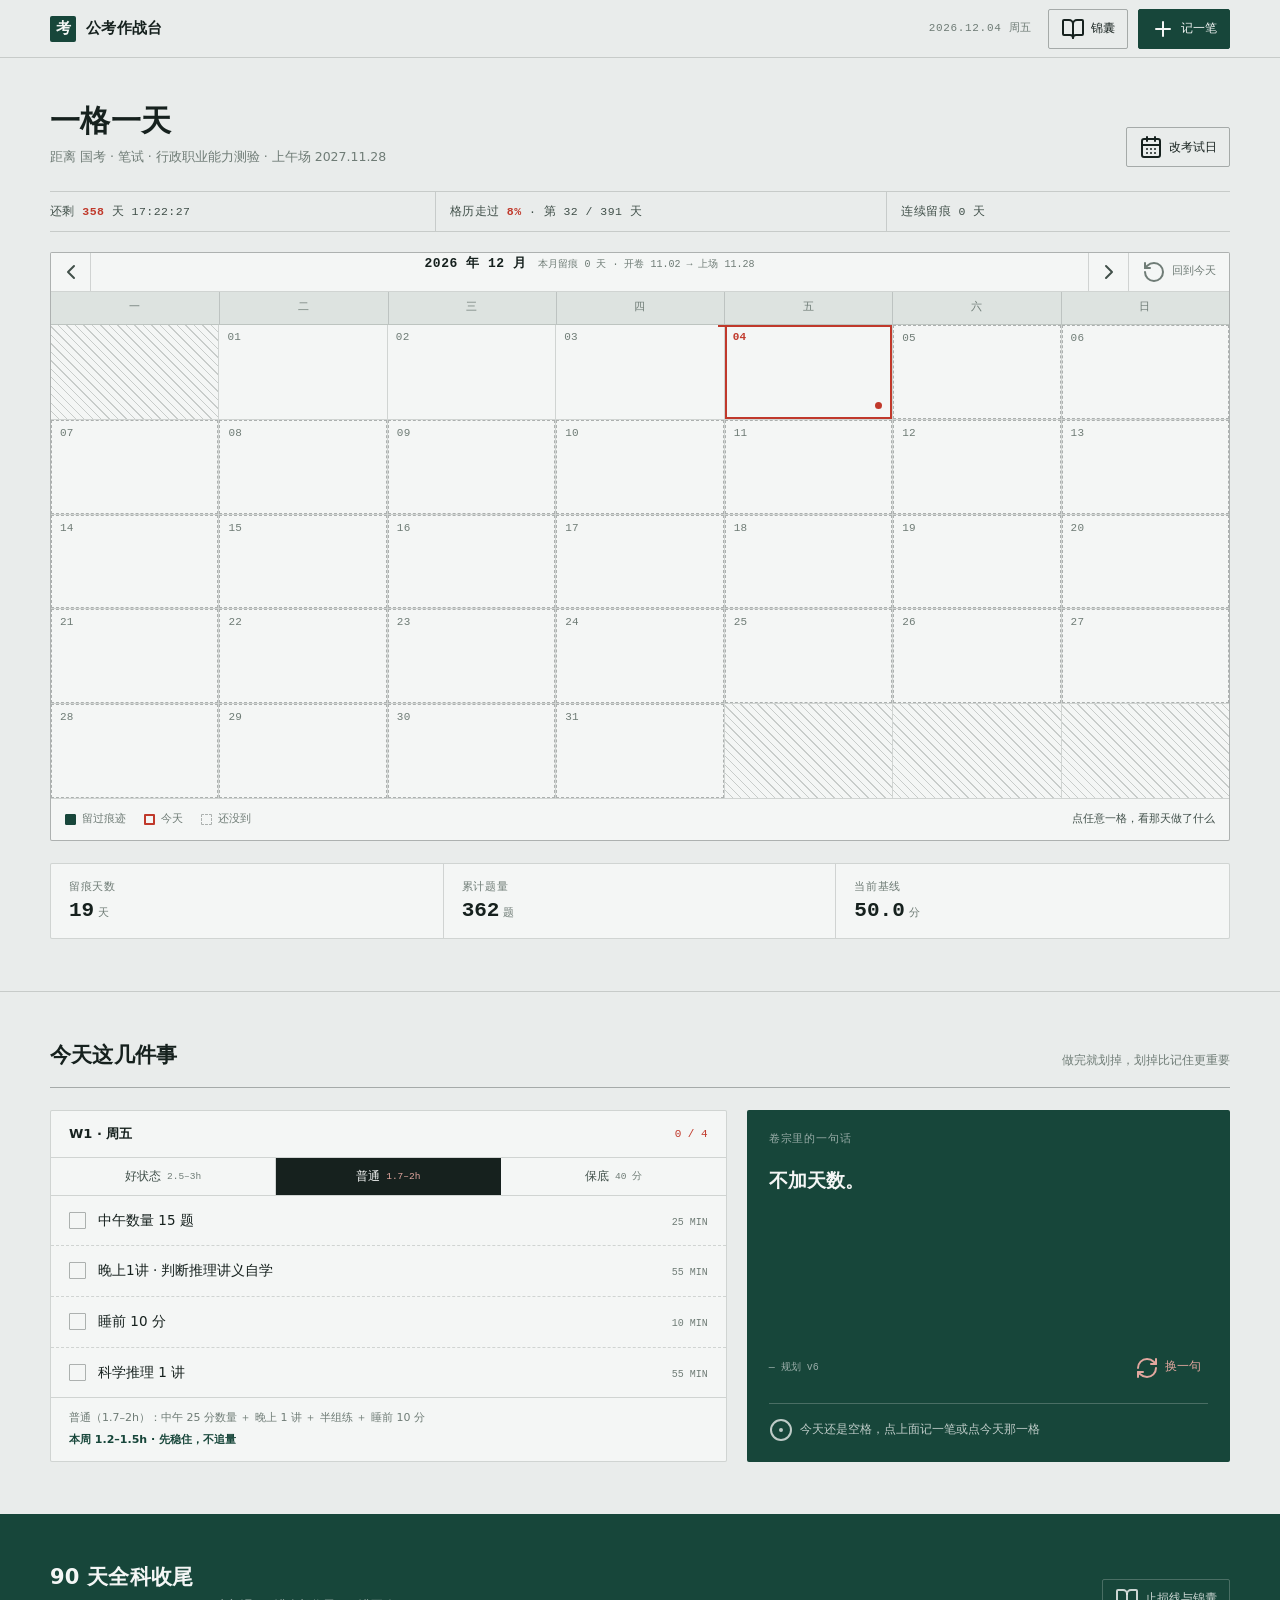
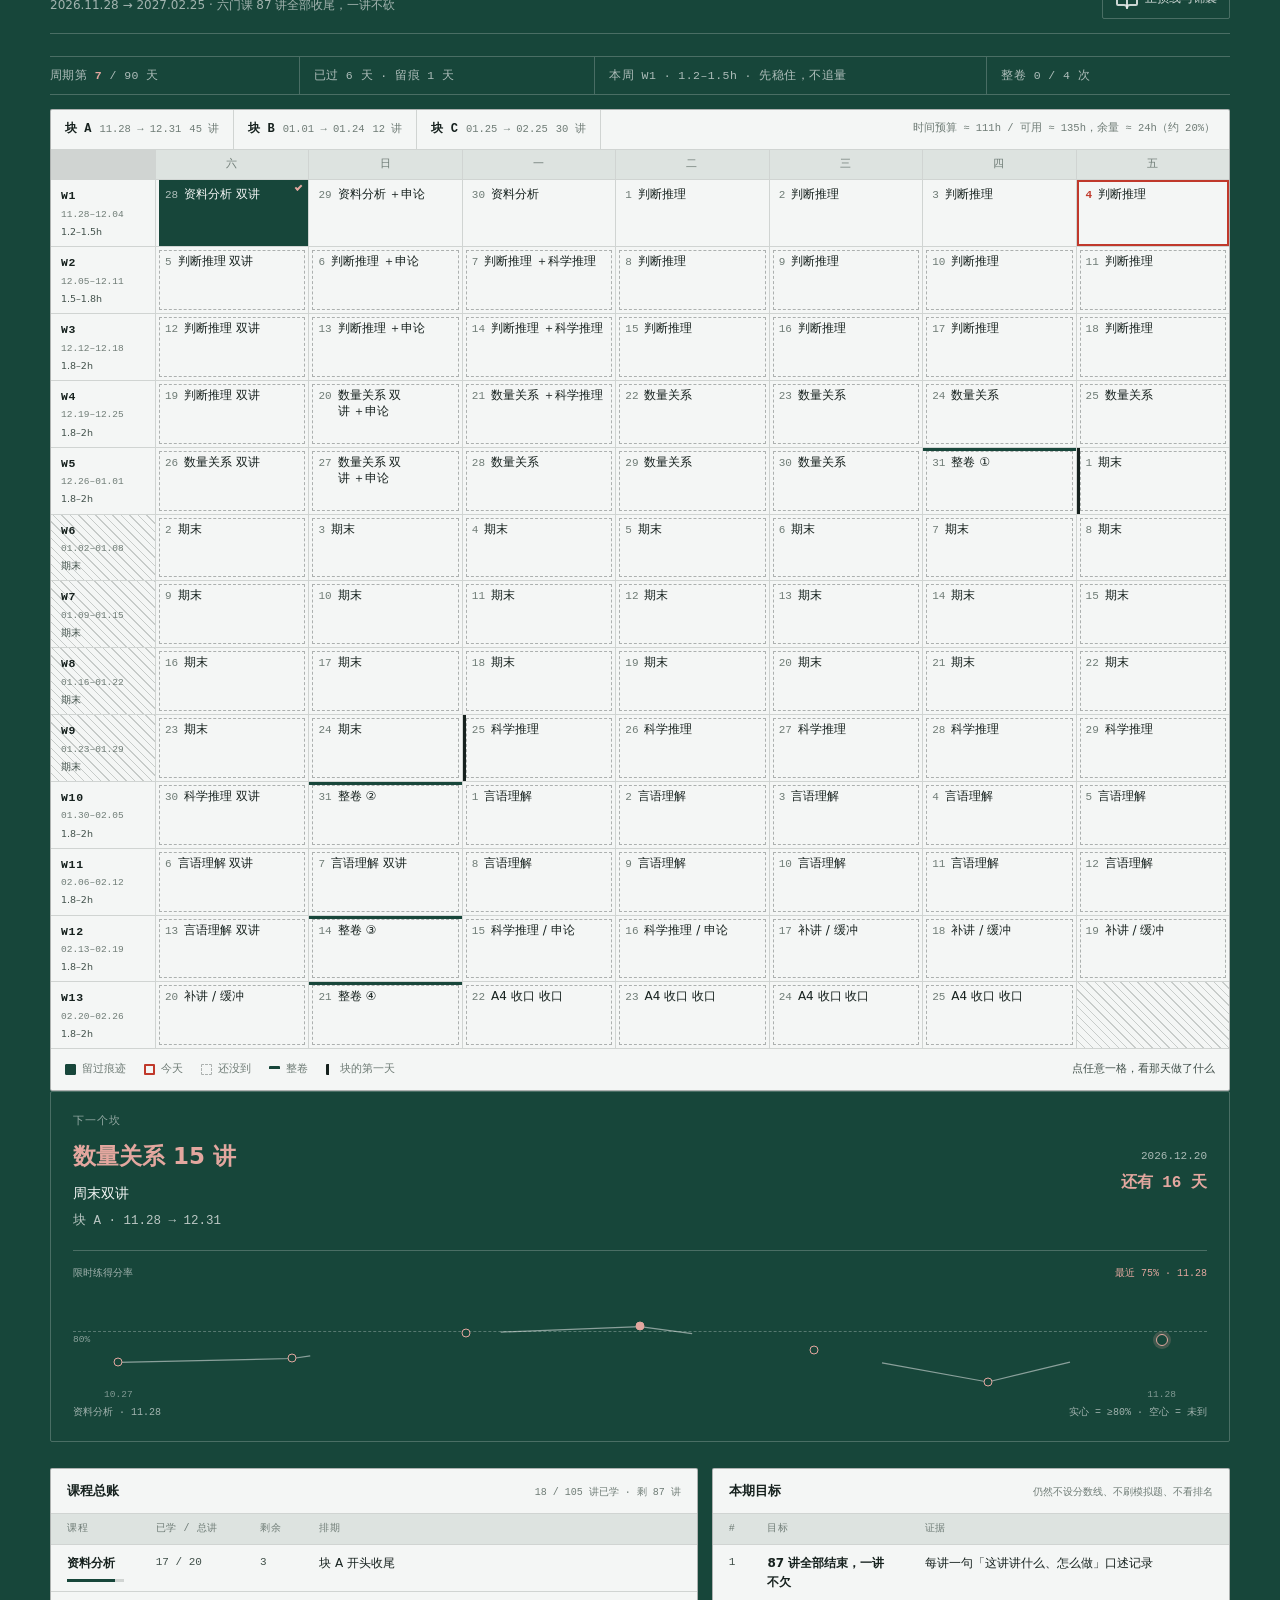
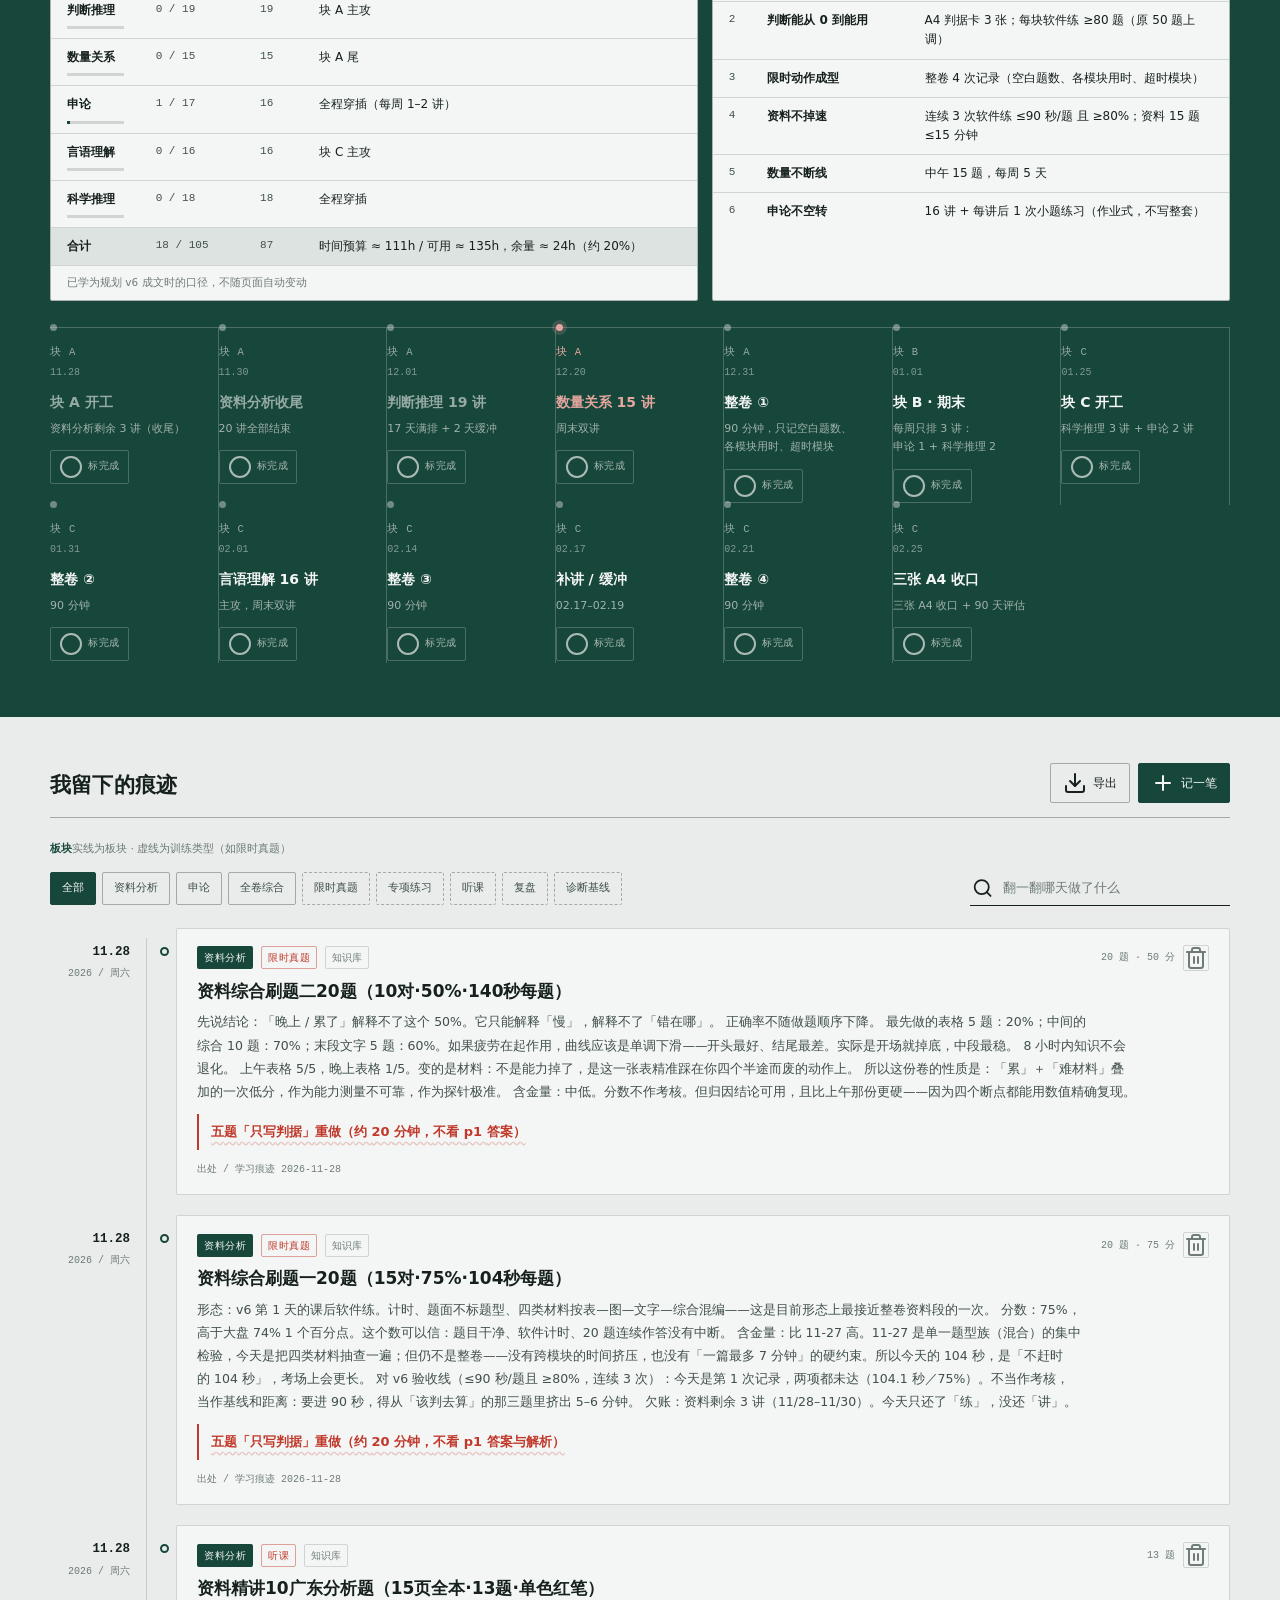
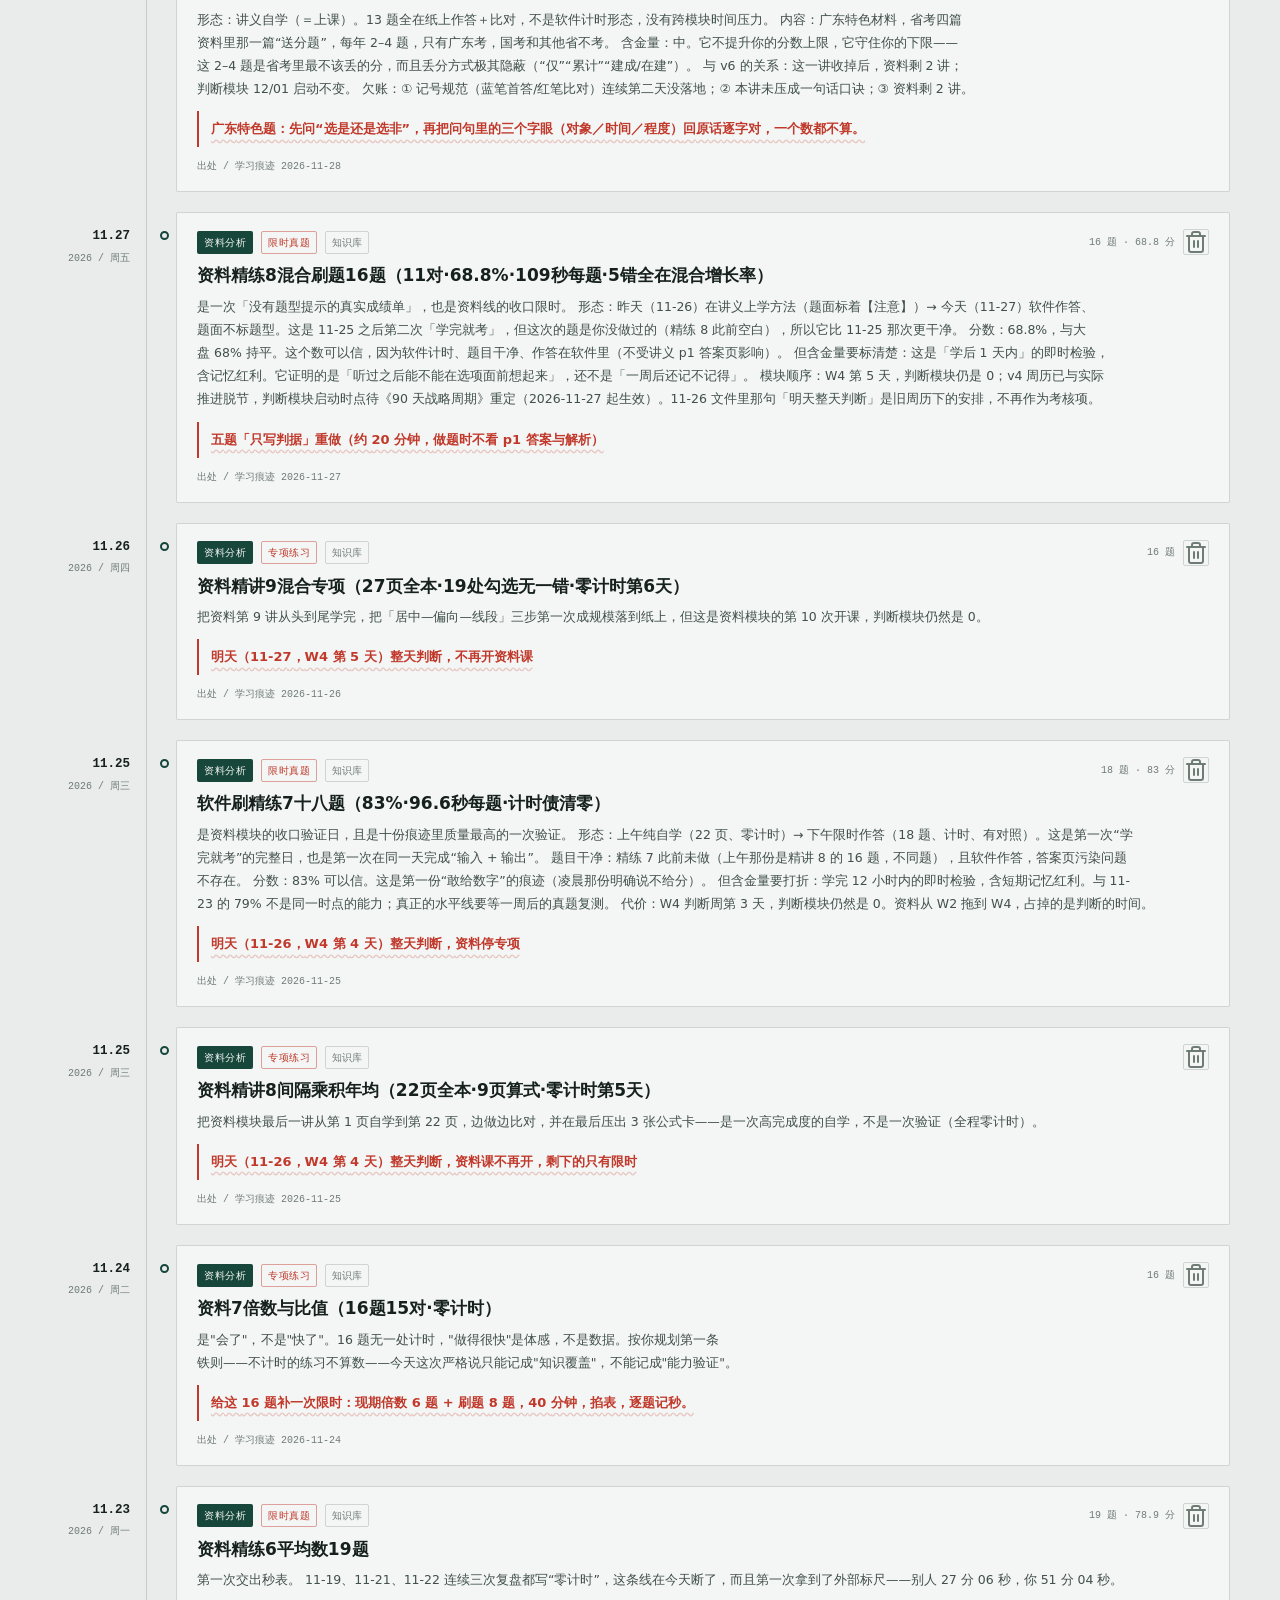
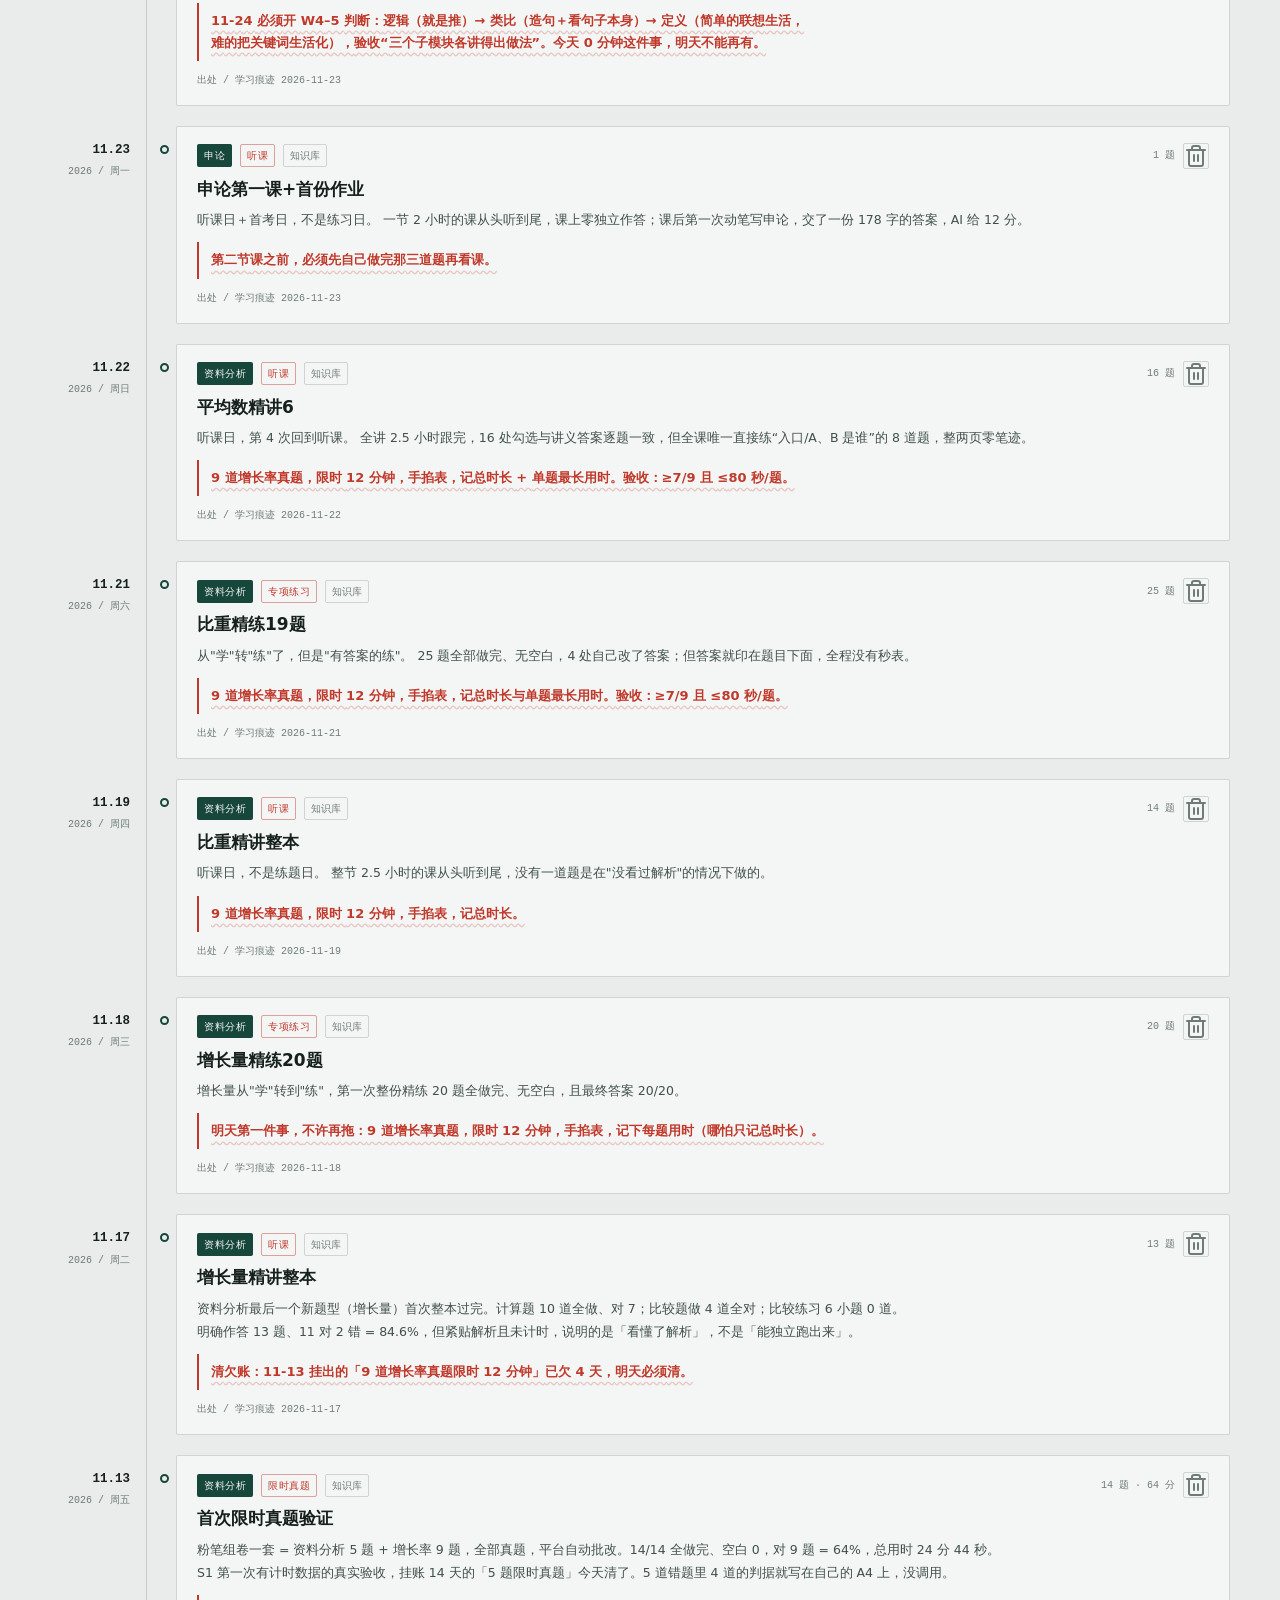
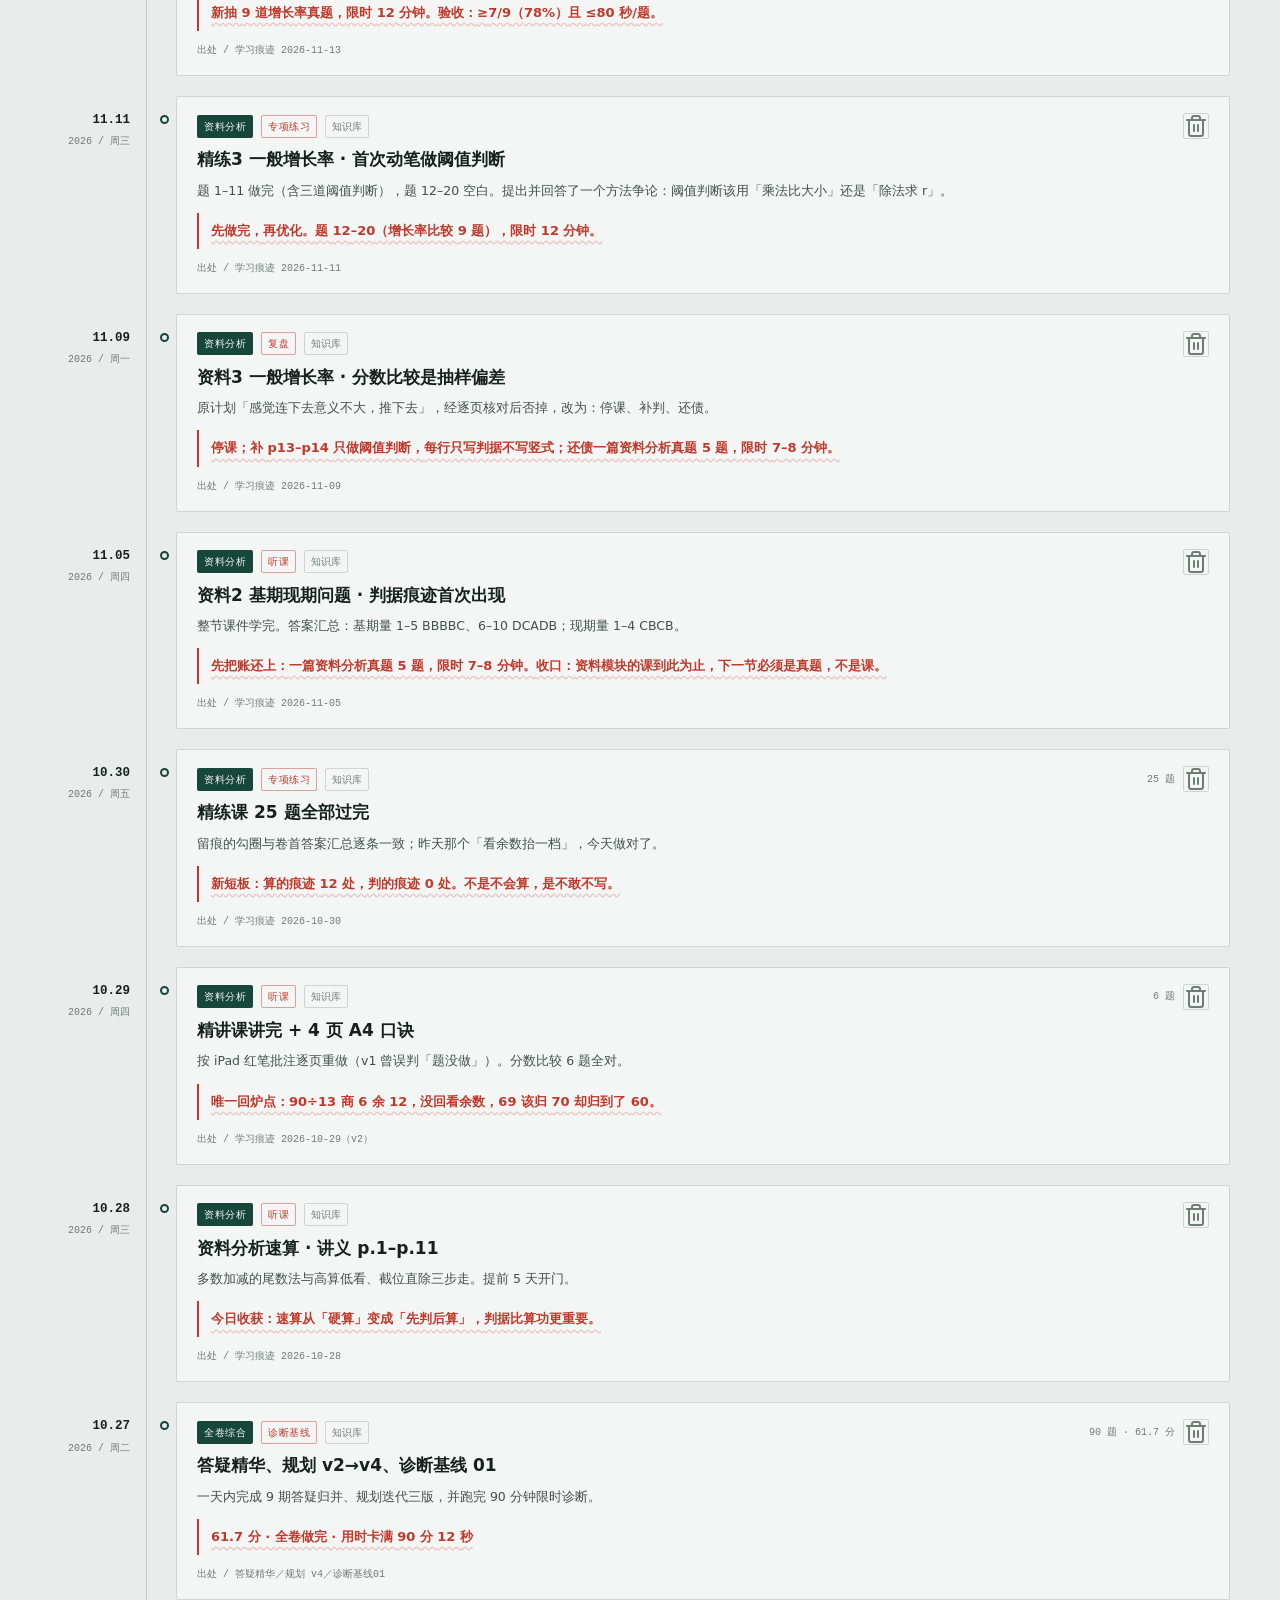
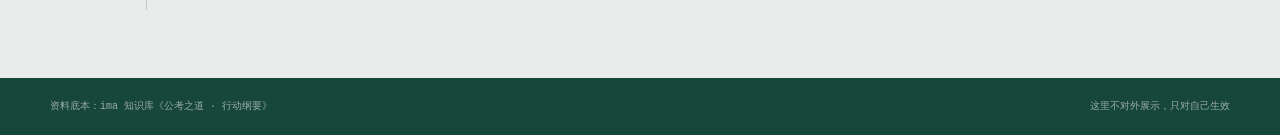
<file: src/index.html>
<!DOCTYPE html>
<html lang="zh-CN">
<head>
<meta charset="UTF-8">
<meta name="viewport" content="width=device-width, initial-scale=1, viewport-fit=cover">
<meta name="theme-color" content="#E9ECEB">
<meta name="description" content="只给自己看的公考备考工作台：一格一天、节奏提醒、学习痕迹">
<link rel="icon" href="data:image/svg+xml,%3Csvg xmlns='http://www.w3.org/2000/svg' viewBox='0 0 64 64'%3E%3Crect width='64' height='64' fill='%2317463A'/%3E%3Ctext x='32' y='45' font-size='38' text-anchor='middle' fill='%23E9ECEB' font-family='sans-serif' font-weight='bold'%3E考%3C/text%3E%3C/svg%3E">
<title>公考作战台 · 一格一天</title>
<!-- LSF-BOOTSTRAP-SLOT -->
<link rel="stylesheet" href="styles.css?v=4d3642935f">
<style id="grid-fallback">
/* 格历布局命脉内联兜底：ID 选择器优先级高于任何类规则。
   即使 styles.css 被缓存成旧版 / 未加载 / 旧 WebView 不认 minmax()，
   7 列网格也一定成立，绝不退化成竖排单列。响应式只改 cell 尺寸，不改列数。 */
#calGrid{display:grid;grid-template-columns:repeat(7,1fr);gap:1px}
.cal-weekhead{display:grid;grid-template-columns:repeat(7,1fr)}
#calGrid>.cell{min-width:0;box-sizing:border-box}
</style>
</head>
<body>

<header class="topbar">
  <a class="brand" href="#calendar">
    <span class="brand__seal">考</span>
    <span class="brand__name">公考作战台</span>
  </a>
  <div class="topbar__right">
    <span class="topbar__date" id="topDate">2026.11.28 周六</span>
    <button class="tbtn" id="refBtn" type="button" aria-expanded="false" aria-controls="drawer"><i data-lucide="book-open"></i>锦囊</button>
    <button class="tbtn tbtn--solid" id="addBtn" type="button" aria-expanded="false" aria-controls="traceModal"><i data-lucide="plus"></i>记一笔</button>
  </div>
</header>

<main>

  <!-- ========== 格历 ========== -->
  <section class="calendar" id="calendar">
    <div class="wrap">
      <div class="cal-head">
        <div>
          <h1 class="cal-title" data-seg>一格一天</h1>
          <p class="cal-sub" id="calSub">距离 国考 · 笔试 · 行政职业能力测验 · 上午场 2027.11.28</p>
        </div>
        <button class="tbtn" id="editExamBtn" type="button" aria-expanded="false" aria-controls="examModal"><i data-lucide="calendar-days"></i>改考试日</button>
      </div>

      <div class="statusline">
        <span id="cdLine">还剩 <b>364</b> 天 11:57:54</span>
        <span id="phaseLine">格历走过 <b>7%</b> · 第 26 / 391 天</span>
        <span id="streakLine">连续留痕 8 天</span>
      </div>

      <div class="cal-panel">
        <div class="cal-nav" id="calNav" role="group" aria-label="格历翻页">
          <button class="cal-nav__btn" id="calPrev" data-cal="prev" type="button" aria-label="上一个月 · 2026 年 10 月"><svg xmlns="http://www.w3.org/2000/svg" width="24" height="24" viewBox="0 0 24 24" fill="none" stroke="currentColor" stroke-width="2" stroke-linecap="round" stroke-linejoin="round" data-lucide="chevron-left" class="lucide lucide-chevron-left"><path d="m15 18-6-6 6-6"></path></svg></button>
          <div class="cal-nav__label">
            <strong class="cal-nav__month" id="calMonth">2026 年 11 月</strong>
            <span class="cal-nav__range" id="calRange">本月留痕 15 天 · 开卷 11.02 → 上场 11.28</span>
          </div>
          <button class="cal-nav__btn" id="calNext" data-cal="next" type="button" aria-label="下一个月 · 2026 年 12 月"><svg xmlns="http://www.w3.org/2000/svg" width="24" height="24" viewBox="0 0 24 24" fill="none" stroke="currentColor" stroke-width="2" stroke-linecap="round" stroke-linejoin="round" data-lucide="chevron-right" class="lucide lucide-chevron-right"><path d="m9 18 6-6-6-6"></path></svg></button>
          <button class="cal-nav__today is-current" id="calToday" data-cal="today" type="button"><svg xmlns="http://www.w3.org/2000/svg" width="24" height="24" viewBox="0 0 24 24" fill="none" stroke="currentColor" stroke-width="2" stroke-linecap="round" stroke-linejoin="round" data-lucide="rotate-ccw" class="lucide lucide-rotate-ccw"><path d="M3 12a9 9 0 1 0 9-9 9.75 9.75 0 0 0-6.74 2.74L3 8"></path><path d="M3 3v5h5"></path></svg>回到今天</button>
        </div>
        <div class="cal-weekhead" aria-hidden="true"><span>一</span><span>二</span><span>三</span><span>四</span><span>五</span><span>六</span><span>日</span></div>
        <div class="cal-grid" id="calGrid" role="group" aria-label="备考格历"><div class="cell cell--pad" aria-hidden="true"></div><div class="cell cell--pad" aria-hidden="true"></div><div class="cell cell--pad" aria-hidden="true"></div><div class="cell cell--pad" aria-hidden="true"></div><div class="cell cell--pad" aria-hidden="true"></div><div class="cell cell--pad" aria-hidden="true"></div><button class="cell cell--past cell--outside" type="button" data-day="2026-11-01" aria-label="2026.11.01，不在备考区间"><span class="cell__d">01</span><span class="cell__mark"></span></button><button class="cell cell--past" type="button" data-day="2026-11-02" aria-label="2026.11.02"><span class="cell__d">02</span><span class="cell__mark"></span></button><button class="cell cell--past" type="button" data-day="2026-11-03" aria-label="2026.11.03"><span class="cell__d">03</span><span class="cell__mark"></span></button><button class="cell cell--past" type="button" data-day="2026-11-04" aria-label="2026.11.04"><span class="cell__d">04</span><span class="cell__mark"></span></button><button class="cell cell--done" type="button" data-day="2026-11-05" aria-label="2026.11.05，留过痕迹"><span class="cell__d">05</span><span class="cell__mark"><span class="cell__tick" aria-hidden="true"></span></span></button><button class="cell cell--past" type="button" data-day="2026-11-06" aria-label="2026.11.06"><span class="cell__d">06</span><span class="cell__mark"></span></button><button class="cell cell--past" type="button" data-day="2026-11-07" aria-label="2026.11.07"><span class="cell__d">07</span><span class="cell__mark"></span></button><button class="cell cell--past" type="button" data-day="2026-11-08" aria-label="2026.11.08"><span class="cell__d">08</span><span class="cell__mark"></span></button><button class="cell cell--done" type="button" data-day="2026-11-09" aria-label="2026.11.09，留过痕迹"><span class="cell__d">09</span><span class="cell__mark"><span class="cell__tick" aria-hidden="true"></span></span></button><button class="cell cell--past" type="button" data-day="2026-11-10" aria-label="2026.11.10"><span class="cell__d">10</span><span class="cell__mark"></span></button><button class="cell cell--done" type="button" data-day="2026-11-11" aria-label="2026.11.11，留过痕迹"><span class="cell__d">11</span><span class="cell__mark"><span class="cell__tick" aria-hidden="true"></span></span></button><button class="cell cell--past" type="button" data-day="2026-11-12" aria-label="2026.11.12"><span class="cell__d">12</span><span class="cell__mark"></span></button><button class="cell cell--done" type="button" data-day="2026-11-13" aria-label="2026.11.13，留过痕迹"><span class="cell__d">13</span><span class="cell__mark"><span class="cell__tick" aria-hidden="true"></span></span></button><button class="cell cell--past" type="button" data-day="2026-11-14" aria-label="2026.11.14"><span class="cell__d">14</span><span class="cell__mark"></span></button><button class="cell cell--past" type="button" data-day="2026-11-15" aria-label="2026.11.15"><span class="cell__d">15</span><span class="cell__mark"></span></button><button class="cell cell--past" type="button" data-day="2026-11-16" aria-label="2026.11.16"><span class="cell__d">16</span><span class="cell__mark"></span></button><button class="cell cell--done" type="button" data-day="2026-11-17" aria-label="2026.11.17，留过痕迹"><span class="cell__d">17</span><span class="cell__mark"><span class="cell__tick" aria-hidden="true"></span></span></button><button class="cell cell--done" type="button" data-day="2026-11-18" aria-label="2026.11.18，留过痕迹"><span class="cell__d">18</span><span class="cell__mark"><span class="cell__tick" aria-hidden="true"></span></span></button><button class="cell cell--done" type="button" data-day="2026-11-19" aria-label="2026.11.19，留过痕迹"><span class="cell__d">19</span><span class="cell__mark"><span class="cell__tick" aria-hidden="true"></span></span></button><button class="cell cell--past" type="button" data-day="2026-11-20" aria-label="2026.11.20"><span class="cell__d">20</span><span class="cell__mark"></span></button><button class="cell cell--done" type="button" data-day="2026-11-21" aria-label="2026.11.21，留过痕迹"><span class="cell__d">21</span><span class="cell__mark"><span class="cell__tick" aria-hidden="true"></span></span></button><button class="cell cell--done" type="button" data-day="2026-11-22" aria-label="2026.11.22，留过痕迹"><span class="cell__d">22</span><span class="cell__mark"><span class="cell__tick" aria-hidden="true"></span></span></button><button class="cell cell--done" type="button" data-day="2026-11-23" aria-label="2026.11.23，留过痕迹"><span class="cell__d">23</span><span class="cell__mark"><span class="cell__tick" aria-hidden="true"></span></span></button><button class="cell cell--done" type="button" data-day="2026-11-24" aria-label="2026.11.24，留过痕迹"><span class="cell__d">24</span><span class="cell__mark"><span class="cell__tick" aria-hidden="true"></span></span></button><button class="cell cell--done" type="button" data-day="2026-11-25" aria-label="2026.11.25，留过痕迹"><span class="cell__d">25</span><span class="cell__mark"><span class="cell__tick" aria-hidden="true"></span></span></button><button class="cell cell--done" type="button" data-day="2026-11-26" aria-label="2026.11.26，留过痕迹"><span class="cell__d">26</span><span class="cell__mark"><span class="cell__tick" aria-hidden="true"></span></span></button><button class="cell cell--done" type="button" data-day="2026-11-27" aria-label="2026.11.27，留过痕迹"><span class="cell__d">27</span><span class="cell__mark"><span class="cell__tick" aria-hidden="true"></span></span></button><button class="cell cell--done cell--today" type="button" data-day="2026-11-28" aria-label="2026.11.28，留过痕迹"><span class="cell__d">28</span><span class="cell__mark"><span class="cell__tick" aria-hidden="true"></span></span></button><button class="cell cell--future" type="button" data-day="2026-11-29" aria-label="2026.11.29，还没到"><span class="cell__d">29</span><span class="cell__mark"></span></button><button class="cell cell--future" type="button" data-day="2026-11-30" aria-label="2026.11.30，还没到"><span class="cell__d">30</span><span class="cell__mark"></span></button><div class="cell cell--pad" aria-hidden="true"></div><div class="cell cell--pad" aria-hidden="true"></div><div class="cell cell--pad" aria-hidden="true"></div><div class="cell cell--pad" aria-hidden="true"></div><div class="cell cell--pad" aria-hidden="true"></div><div class="cell cell--pad" aria-hidden="true"></div></div>
        <div class="cal-legend">
          <span><i class="lg lg--done"></i>留过痕迹</span>
          <span><i class="lg lg--today"></i>今天</span>
          <span><i class="lg lg--future"></i>还没到</span>
          <span class="cal-legend__hint">点任意一格，看那天做了什么</span>
        </div>
      </div>

      <dl class="cal-stats" id="stats"><div><dt>留痕天数</dt><dd><span data-count="19">19</span><small>天</small></dd></div><div><dt>累计题量</dt><dd><span data-count="362">362</span><small>题</small></dd></div><div><dt>当前基线</dt><dd><span data-count="50" data-dec="1">50.0</span><small>分</small></dd></div></dl>
    </div>
  </section>

  <!-- ========== 今日 ========== -->
  <section class="today" id="today">
    <div class="wrap">
      <header class="sec-head">
        <h2 data-seg>今天这几件事</h2>
        <p class="sec-note">做完就划掉，划掉比记住更重要</p>
      </header>
      <div class="today-grid">
        <div class="panel">
          <div class="panel__head"><span id="taskTitle">W1 · 周六</span><span class="panel__count" id="taskRing">0 / 2</span></div>
          <div class="tiers" id="tiers" role="group" aria-label="今天按哪一档过"><button class="tier" type="button" data-tier="good" aria-pressed="false">好<wbr>状态<span>2.5–3h</span></button><button class="tier is-active" type="button" data-tier="normal" aria-pressed="true">普通<span>1.7–2h</span></button><button class="tier" type="button" data-tier="low" aria-pressed="false">保<wbr>底<span>40 分</span></button></div>
          <ul class="tasks" id="taskList"><li><button class="task" type="button" data-task="lecture" aria-pressed="false"><span class="task__box"></span><span class="task__txt">晚上<wbr>2<wbr>讲 · <wbr>资料<wbr>分析<wbr>讲义<wbr>自学</span><span class="task__min">110 MIN</span></button></li><li><button class="task" type="button" data-task="review" aria-pressed="false"><span class="task__box"></span><span class="task__txt">20 <wbr>分钟<wbr>复<wbr>盘</span><span class="task__min">20 MIN</span></button></li></ul>
          <p class="panel__foot" id="taskFoot">普通<wbr>（<wbr>1.7<wbr>–<wbr>2h）：<wbr>中午 <wbr>25 <wbr>分<wbr>数量 <wbr>＋ <wbr>晚上 <wbr>1 <wbr>讲 <wbr>＋ <wbr>半<wbr>组<wbr>练 <wbr>＋ <wbr>睡前 <wbr>10 <wbr>分<span class="panel__ramp">本周 1.2–1.5h · 先<wbr>稳<wbr>住，<wbr>不<wbr>追<wbr>量</span></p>
        </div>
        <aside class="quote-panel">
          <p class="quote-panel__label">卷宗里的一句话</p>
          <blockquote class="quote" id="quoteText">空白<wbr>题<wbr>数<wbr>是<wbr>第一<wbr>指标，<wbr>正确<wbr>率<wbr>是<wbr>第二<wbr>指标。</blockquote>
          <div class="quote-panel__foot"><span id="quoteSrc">— 答疑精华</span><button class="tbtn tbtn--text" id="quoteBtn" type="button"><i data-lucide="refresh-cw"></i>换一句</button></div>
          <div class="todayflag" id="todayFlag"><svg xmlns="http://www.w3.org/2000/svg" width="24" height="24" viewBox="0 0 24 24" fill="none" stroke="currentColor" stroke-width="2" stroke-linecap="round" stroke-linejoin="round" data-lucide="check-check" class="lucide lucide-check-check"><path d="M18 6 7 17l-5-5"></path><path d="m22 10-7.5 7.5L13 16"></path></svg>今天<wbr>已经<wbr>留过<wbr>痕迹<wbr>了，<wbr>继续<wbr>保持</div>
        </aside>
      </div>
    </div>
  </section>

  <!-- ========== 本期规划（知识库《规划 v6》90 天全科收尾） ========== -->
  <section class="plan" id="axis">
    <div class="wrap">
      <header class="sec-head sec-head--light">
        <div>
          <h2 data-seg>90 天全科收尾</h2>
          <p class="sec-note">2026.11.28 → 2027.02.25 · 六门课 87 讲全部收尾，一讲不砍</p>
        </div>
        <button class="tbtn tbtn--ghost" id="refBtn2" type="button" aria-expanded="false" aria-controls="drawer"><i data-lucide="book-open"></i>止损线与锦囊</button>
      </header>

      <div class="cyc-status" id="cycStatus"><span>周期第 <b>1</b> / 90 天</span><span>已过 0 天 · 留痕 1 天</span><span>本周 W1 · 1.2–1.5h · 先<wbr>稳<wbr>住，<wbr>不<wbr>追<wbr>量</span><span>整卷 0 / 4 次</span></div>

      <div class="cyc-panel">
        <div class="cyc-panel__head">
          <div class="cyc-blocks" id="cycleBlocks"><button class="cycblk" type="button" data-block="A" aria-pressed="false"><b>块 A</b><span>11.28 → 12.31</span><span>45 讲</span></button><button class="cycblk" type="button" data-block="B" aria-pressed="false"><b>块 B</b><span>01.01 → 01.24</span><span>12 讲</span></button><button class="cycblk" type="button" data-block="C" aria-pressed="false"><b>块 C</b><span>01.25 → 02.25</span><span>30 讲</span></button></div>
          <span class="cyc-panel__sum" id="cycBudget">时间预算 ≈ 111h / 可用 ≈ 135h，余量 ≈ 24h（约 20%）</span>
        </div>
        <div class="cyc" id="cycleGrid" role="group" aria-label="90 天周期墙"><div class="cyc__cor" aria-hidden="true"></div><div class="cyc__h" aria-hidden="true">六</div><div class="cyc__h" aria-hidden="true">日</div><div class="cyc__h" aria-hidden="true">一</div><div class="cyc__h" aria-hidden="true">二</div><div class="cyc__h" aria-hidden="true">三</div><div class="cyc__h" aria-hidden="true">四</div><div class="cyc__h" aria-hidden="true">五</div><div class="cyc__wk"><b>W1</b><span>11.28–12.04</span><em>1.2–1.5h</em></div><button class="cyc__day is-b-A is-done is-today is-past  is-first" type="button" data-day="2026-11-28" aria-label="2026.11.28 · 第 1 天 · 块 A，资料分析 双讲，留过痕迹，今天"><b class="cyc__d">28</b><span class="cyc__c"><span class="cyc__full">资料<wbr>分析<span class="cyc__x"> <wbr>双<wbr>讲</span></span><span class="cyc__short" aria-hidden="true">资双</span></span><span class="cyc__tick" aria-hidden="true"></span></button><button class="cyc__day is-b-A   is-future  " type="button" data-day="2026-11-29" aria-label="2026.11.29 · 第 2 天 · 块 A，资料分析 ＋申论"><b class="cyc__d">29</b><span class="cyc__c"><span class="cyc__full">资料<wbr>分析<span class="cyc__x"> <wbr>＋<wbr>申论</span></span><span class="cyc__short" aria-hidden="true">资</span></span></button><button class="cyc__day is-b-A   is-future  " type="button" data-day="2026-11-30" aria-label="2026.11.30 · 第 3 天 · 块 A，资料分析"><b class="cyc__d">30</b><span class="cyc__c"><span class="cyc__full">资料<wbr>分析</span><span class="cyc__short" aria-hidden="true">资</span></span></button><button class="cyc__day is-b-A   is-future  " type="button" data-day="2026-12-01" aria-label="2026.12.01 · 第 4 天 · 块 A，判断推理"><b class="cyc__d">1</b><span class="cyc__c"><span class="cyc__full">判断<wbr>推理</span><span class="cyc__short" aria-hidden="true">判</span></span></button><button class="cyc__day is-b-A   is-future  " type="button" data-day="2026-12-02" aria-label="2026.12.02 · 第 5 天 · 块 A，判断推理"><b class="cyc__d">2</b><span class="cyc__c"><span class="cyc__full">判断<wbr>推理</span><span class="cyc__short" aria-hidden="true">判</span></span></button><button class="cyc__day is-b-A   is-future  " type="button" data-day="2026-12-03" aria-label="2026.12.03 · 第 6 天 · 块 A，判断推理"><b class="cyc__d">3</b><span class="cyc__c"><span class="cyc__full">判断<wbr>推理</span><span class="cyc__short" aria-hidden="true">判</span></span></button><button class="cyc__day is-b-A   is-future  " type="button" data-day="2026-12-04" aria-label="2026.12.04 · 第 7 天 · 块 A，判断推理"><b class="cyc__d">4</b><span class="cyc__c"><span class="cyc__full">判断<wbr>推理</span><span class="cyc__short" aria-hidden="true">判</span></span></button><div class="cyc__wk"><b>W2</b><span>12.05–12.11</span><em>1.5–1.8h</em></div><button class="cyc__day is-b-A   is-future  " type="button" data-day="2026-12-05" aria-label="2026.12.05 · 第 8 天 · 块 A，判断推理 双讲"><b class="cyc__d">5</b><span class="cyc__c"><span class="cyc__full">判断<wbr>推理<span class="cyc__x"> <wbr>双<wbr>讲</span></span><span class="cyc__short" aria-hidden="true">判双</span></span></button><button class="cyc__day is-b-A   is-future  " type="button" data-day="2026-12-06" aria-label="2026.12.06 · 第 9 天 · 块 A，判断推理 ＋申论"><b class="cyc__d">6</b><span class="cyc__c"><span class="cyc__full">判断<wbr>推理<span class="cyc__x"> <wbr>＋<wbr>申论</span></span><span class="cyc__short" aria-hidden="true">判</span></span></button><button class="cyc__day is-b-A   is-future  " type="button" data-day="2026-12-07" aria-label="2026.12.07 · 第 10 天 · 块 A，判断推理 ＋科学推理"><b class="cyc__d">7</b><span class="cyc__c"><span class="cyc__full">判断<wbr>推理<span class="cyc__x"> <wbr>＋<wbr>科学<wbr>推理</span></span><span class="cyc__short" aria-hidden="true">判</span></span></button><button class="cyc__day is-b-A   is-future  " type="button" data-day="2026-12-08" aria-label="2026.12.08 · 第 11 天 · 块 A，判断推理"><b class="cyc__d">8</b><span class="cyc__c"><span class="cyc__full">判断<wbr>推理</span><span class="cyc__short" aria-hidden="true">判</span></span></button><button class="cyc__day is-b-A   is-future  " type="button" data-day="2026-12-09" aria-label="2026.12.09 · 第 12 天 · 块 A，判断推理"><b class="cyc__d">9</b><span class="cyc__c"><span class="cyc__full">判断<wbr>推理</span><span class="cyc__short" aria-hidden="true">判</span></span></button><button class="cyc__day is-b-A   is-future  " type="button" data-day="2026-12-10" aria-label="2026.12.10 · 第 13 天 · 块 A，判断推理"><b class="cyc__d">10</b><span class="cyc__c"><span class="cyc__full">判断<wbr>推理</span><span class="cyc__short" aria-hidden="true">判</span></span></button><button class="cyc__day is-b-A   is-future  " type="button" data-day="2026-12-11" aria-label="2026.12.11 · 第 14 天 · 块 A，判断推理"><b class="cyc__d">11</b><span class="cyc__c"><span class="cyc__full">判断<wbr>推理</span><span class="cyc__short" aria-hidden="true">判</span></span></button><div class="cyc__wk"><b>W3</b><span>12.12–12.18</span><em>1.8–2h</em></div><button class="cyc__day is-b-A   is-future  " type="button" data-day="2026-12-12" aria-label="2026.12.12 · 第 15 天 · 块 A，判断推理 双讲"><b class="cyc__d">12</b><span class="cyc__c"><span class="cyc__full">判断<wbr>推理<span class="cyc__x"> <wbr>双<wbr>讲</span></span><span class="cyc__short" aria-hidden="true">判双</span></span></button><button class="cyc__day is-b-A   is-future  " type="button" data-day="2026-12-13" aria-label="2026.12.13 · 第 16 天 · 块 A，判断推理 ＋申论"><b class="cyc__d">13</b><span class="cyc__c"><span class="cyc__full">判断<wbr>推理<span class="cyc__x"> <wbr>＋<wbr>申论</span></span><span class="cyc__short" aria-hidden="true">判</span></span></button><button class="cyc__day is-b-A   is-future  " type="button" data-day="2026-12-14" aria-label="2026.12.14 · 第 17 天 · 块 A，判断推理 ＋科学推理"><b class="cyc__d">14</b><span class="cyc__c"><span class="cyc__full">判断<wbr>推理<span class="cyc__x"> <wbr>＋<wbr>科学<wbr>推理</span></span><span class="cyc__short" aria-hidden="true">判</span></span></button><button class="cyc__day is-b-A   is-future  " type="button" data-day="2026-12-15" aria-label="2026.12.15 · 第 18 天 · 块 A，判断推理"><b class="cyc__d">15</b><span class="cyc__c"><span class="cyc__full">判断<wbr>推理</span><span class="cyc__short" aria-hidden="true">判</span></span></button><button class="cyc__day is-b-A   is-future  " type="button" data-day="2026-12-16" aria-label="2026.12.16 · 第 19 天 · 块 A，判断推理"><b class="cyc__d">16</b><span class="cyc__c"><span class="cyc__full">判断<wbr>推理</span><span class="cyc__short" aria-hidden="true">判</span></span></button><button class="cyc__day is-b-A   is-future  " type="button" data-day="2026-12-17" aria-label="2026.12.17 · 第 20 天 · 块 A，判断推理"><b class="cyc__d">17</b><span class="cyc__c"><span class="cyc__full">判断<wbr>推理</span><span class="cyc__short" aria-hidden="true">判</span></span></button><button class="cyc__day is-b-A   is-future  " type="button" data-day="2026-12-18" aria-label="2026.12.18 · 第 21 天 · 块 A，判断推理"><b class="cyc__d">18</b><span class="cyc__c"><span class="cyc__full">判断<wbr>推理</span><span class="cyc__short" aria-hidden="true">判</span></span></button><div class="cyc__wk"><b>W4</b><span>12.19–12.25</span><em>1.8–2h</em></div><button class="cyc__day is-b-A   is-future  " type="button" data-day="2026-12-19" aria-label="2026.12.19 · 第 22 天 · 块 A，判断推理 双讲"><b class="cyc__d">19</b><span class="cyc__c"><span class="cyc__full">判断<wbr>推理<span class="cyc__x"> <wbr>双<wbr>讲</span></span><span class="cyc__short" aria-hidden="true">判双</span></span></button><button class="cyc__day is-b-A   is-future  " type="button" data-day="2026-12-20" aria-label="2026.12.20 · 第 23 天 · 块 A，数量关系 双讲 ＋申论"><b class="cyc__d">20</b><span class="cyc__c"><span class="cyc__full">数量<wbr>关系<span class="cyc__x"> <wbr>双<wbr>讲 <wbr>＋<wbr>申论</span></span><span class="cyc__short" aria-hidden="true">数双</span></span></button><button class="cyc__day is-b-A   is-future  " type="button" data-day="2026-12-21" aria-label="2026.12.21 · 第 24 天 · 块 A，数量关系 ＋科学推理"><b class="cyc__d">21</b><span class="cyc__c"><span class="cyc__full">数量<wbr>关系<span class="cyc__x"> <wbr>＋<wbr>科学<wbr>推理</span></span><span class="cyc__short" aria-hidden="true">数</span></span></button><button class="cyc__day is-b-A   is-future  " type="button" data-day="2026-12-22" aria-label="2026.12.22 · 第 25 天 · 块 A，数量关系"><b class="cyc__d">22</b><span class="cyc__c"><span class="cyc__full">数量<wbr>关系</span><span class="cyc__short" aria-hidden="true">数</span></span></button><button class="cyc__day is-b-A   is-future  " type="button" data-day="2026-12-23" aria-label="2026.12.23 · 第 26 天 · 块 A，数量关系"><b class="cyc__d">23</b><span class="cyc__c"><span class="cyc__full">数量<wbr>关系</span><span class="cyc__short" aria-hidden="true">数</span></span></button><button class="cyc__day is-b-A   is-future  " type="button" data-day="2026-12-24" aria-label="2026.12.24 · 第 27 天 · 块 A，数量关系"><b class="cyc__d">24</b><span class="cyc__c"><span class="cyc__full">数量<wbr>关系</span><span class="cyc__short" aria-hidden="true">数</span></span></button><button class="cyc__day is-b-A   is-future  " type="button" data-day="2026-12-25" aria-label="2026.12.25 · 第 28 天 · 块 A，数量关系"><b class="cyc__d">25</b><span class="cyc__c"><span class="cyc__full">数量<wbr>关系</span><span class="cyc__short" aria-hidden="true">数</span></span></button><div class="cyc__wk"><b>W5</b><span>12.26–01.01</span><em>1.8–2h</em></div><button class="cyc__day is-b-A   is-future  " type="button" data-day="2026-12-26" aria-label="2026.12.26 · 第 29 天 · 块 A，数量关系 双讲"><b class="cyc__d">26</b><span class="cyc__c"><span class="cyc__full">数量<wbr>关系<span class="cyc__x"> <wbr>双<wbr>讲</span></span><span class="cyc__short" aria-hidden="true">数双</span></span></button><button class="cyc__day is-b-A   is-future  " type="button" data-day="2026-12-27" aria-label="2026.12.27 · 第 30 天 · 块 A，数量关系 双讲 ＋申论"><b class="cyc__d">27</b><span class="cyc__c"><span class="cyc__full">数量<wbr>关系<span class="cyc__x"> <wbr>双<wbr>讲 <wbr>＋<wbr>申论</span></span><span class="cyc__short" aria-hidden="true">数双</span></span></button><button class="cyc__day is-b-A   is-future  " type="button" data-day="2026-12-28" aria-label="2026.12.28 · 第 31 天 · 块 A，数量关系"><b class="cyc__d">28</b><span class="cyc__c"><span class="cyc__full">数量<wbr>关系</span><span class="cyc__short" aria-hidden="true">数</span></span></button><button class="cyc__day is-b-A   is-future  " type="button" data-day="2026-12-29" aria-label="2026.12.29 · 第 32 天 · 块 A，数量关系"><b class="cyc__d">29</b><span class="cyc__c"><span class="cyc__full">数量<wbr>关系</span><span class="cyc__short" aria-hidden="true">数</span></span></button><button class="cyc__day is-b-A   is-future  " type="button" data-day="2026-12-30" aria-label="2026.12.30 · 第 33 天 · 块 A，数量关系"><b class="cyc__d">30</b><span class="cyc__c"><span class="cyc__full">数量<wbr>关系</span><span class="cyc__short" aria-hidden="true">数</span></span></button><button class="cyc__day is-b-A   is-future is-exam " type="button" data-day="2026-12-31" aria-label="2026.12.31 · 第 34 天 · 块 A，整卷 ①"><b class="cyc__d">31</b><span class="cyc__c"><span class="cyc__full">整<wbr>卷 <wbr>①</span><span class="cyc__short" aria-hidden="true">①</span></span></button><button class="cyc__day is-b-B   is-future  is-first" type="button" data-day="2027-01-01" aria-label="2027.01.01 · 第 35 天 · 块 B，期末"><b class="cyc__d">1</b><span class="cyc__c"><span class="cyc__full">期末</span><span class="cyc__short" aria-hidden="true">末</span></span></button><div class="cyc__wk is-final"><b>W6</b><span>01.02–01.08</span><em>期末</em></div><button class="cyc__day is-b-B   is-future  " type="button" data-day="2027-01-02" aria-label="2027.01.02 · 第 36 天 · 块 B，期末"><b class="cyc__d">2</b><span class="cyc__c"><span class="cyc__full">期末</span><span class="cyc__short" aria-hidden="true">末</span></span></button><button class="cyc__day is-b-B   is-future  " type="button" data-day="2027-01-03" aria-label="2027.01.03 · 第 37 天 · 块 B，期末"><b class="cyc__d">3</b><span class="cyc__c"><span class="cyc__full">期末</span><span class="cyc__short" aria-hidden="true">末</span></span></button><button class="cyc__day is-b-B   is-future  " type="button" data-day="2027-01-04" aria-label="2027.01.04 · 第 38 天 · 块 B，期末"><b class="cyc__d">4</b><span class="cyc__c"><span class="cyc__full">期末</span><span class="cyc__short" aria-hidden="true">末</span></span></button><button class="cyc__day is-b-B   is-future  " type="button" data-day="2027-01-05" aria-label="2027.01.05 · 第 39 天 · 块 B，期末"><b class="cyc__d">5</b><span class="cyc__c"><span class="cyc__full">期末</span><span class="cyc__short" aria-hidden="true">末</span></span></button><button class="cyc__day is-b-B   is-future  " type="button" data-day="2027-01-06" aria-label="2027.01.06 · 第 40 天 · 块 B，期末"><b class="cyc__d">6</b><span class="cyc__c"><span class="cyc__full">期末</span><span class="cyc__short" aria-hidden="true">末</span></span></button><button class="cyc__day is-b-B   is-future  " type="button" data-day="2027-01-07" aria-label="2027.01.07 · 第 41 天 · 块 B，期末"><b class="cyc__d">7</b><span class="cyc__c"><span class="cyc__full">期末</span><span class="cyc__short" aria-hidden="true">末</span></span></button><button class="cyc__day is-b-B   is-future  " type="button" data-day="2027-01-08" aria-label="2027.01.08 · 第 42 天 · 块 B，期末"><b class="cyc__d">8</b><span class="cyc__c"><span class="cyc__full">期末</span><span class="cyc__short" aria-hidden="true">末</span></span></button><div class="cyc__wk is-final"><b>W7</b><span>01.09–01.15</span><em>期末</em></div><button class="cyc__day is-b-B   is-future  " type="button" data-day="2027-01-09" aria-label="2027.01.09 · 第 43 天 · 块 B，期末"><b class="cyc__d">9</b><span class="cyc__c"><span class="cyc__full">期末</span><span class="cyc__short" aria-hidden="true">末</span></span></button><button class="cyc__day is-b-B   is-future  " type="button" data-day="2027-01-10" aria-label="2027.01.10 · 第 44 天 · 块 B，期末"><b class="cyc__d">10</b><span class="cyc__c"><span class="cyc__full">期末</span><span class="cyc__short" aria-hidden="true">末</span></span></button><button class="cyc__day is-b-B   is-future  " type="button" data-day="2027-01-11" aria-label="2027.01.11 · 第 45 天 · 块 B，期末"><b class="cyc__d">11</b><span class="cyc__c"><span class="cyc__full">期末</span><span class="cyc__short" aria-hidden="true">末</span></span></button><button class="cyc__day is-b-B   is-future  " type="button" data-day="2027-01-12" aria-label="2027.01.12 · 第 46 天 · 块 B，期末"><b class="cyc__d">12</b><span class="cyc__c"><span class="cyc__full">期末</span><span class="cyc__short" aria-hidden="true">末</span></span></button><button class="cyc__day is-b-B   is-future  " type="button" data-day="2027-01-13" aria-label="2027.01.13 · 第 47 天 · 块 B，期末"><b class="cyc__d">13</b><span class="cyc__c"><span class="cyc__full">期末</span><span class="cyc__short" aria-hidden="true">末</span></span></button><button class="cyc__day is-b-B   is-future  " type="button" data-day="2027-01-14" aria-label="2027.01.14 · 第 48 天 · 块 B，期末"><b class="cyc__d">14</b><span class="cyc__c"><span class="cyc__full">期末</span><span class="cyc__short" aria-hidden="true">末</span></span></button><button class="cyc__day is-b-B   is-future  " type="button" data-day="2027-01-15" aria-label="2027.01.15 · 第 49 天 · 块 B，期末"><b class="cyc__d">15</b><span class="cyc__c"><span class="cyc__full">期末</span><span class="cyc__short" aria-hidden="true">末</span></span></button><div class="cyc__wk is-final"><b>W8</b><span>01.16–01.22</span><em>期末</em></div><button class="cyc__day is-b-B   is-future  " type="button" data-day="2027-01-16" aria-label="2027.01.16 · 第 50 天 · 块 B，期末"><b class="cyc__d">16</b><span class="cyc__c"><span class="cyc__full">期末</span><span class="cyc__short" aria-hidden="true">末</span></span></button><button class="cyc__day is-b-B   is-future  " type="button" data-day="2027-01-17" aria-label="2027.01.17 · 第 51 天 · 块 B，期末"><b class="cyc__d">17</b><span class="cyc__c"><span class="cyc__full">期末</span><span class="cyc__short" aria-hidden="true">末</span></span></button><button class="cyc__day is-b-B   is-future  " type="button" data-day="2027-01-18" aria-label="2027.01.18 · 第 52 天 · 块 B，期末"><b class="cyc__d">18</b><span class="cyc__c"><span class="cyc__full">期末</span><span class="cyc__short" aria-hidden="true">末</span></span></button><button class="cyc__day is-b-B   is-future  " type="button" data-day="2027-01-19" aria-label="2027.01.19 · 第 53 天 · 块 B，期末"><b class="cyc__d">19</b><span class="cyc__c"><span class="cyc__full">期末</span><span class="cyc__short" aria-hidden="true">末</span></span></button><button class="cyc__day is-b-B   is-future  " type="button" data-day="2027-01-20" aria-label="2027.01.20 · 第 54 天 · 块 B，期末"><b class="cyc__d">20</b><span class="cyc__c"><span class="cyc__full">期末</span><span class="cyc__short" aria-hidden="true">末</span></span></button><button class="cyc__day is-b-B   is-future  " type="button" data-day="2027-01-21" aria-label="2027.01.21 · 第 55 天 · 块 B，期末"><b class="cyc__d">21</b><span class="cyc__c"><span class="cyc__full">期末</span><span class="cyc__short" aria-hidden="true">末</span></span></button><button class="cyc__day is-b-B   is-future  " type="button" data-day="2027-01-22" aria-label="2027.01.22 · 第 56 天 · 块 B，期末"><b class="cyc__d">22</b><span class="cyc__c"><span class="cyc__full">期末</span><span class="cyc__short" aria-hidden="true">末</span></span></button><div class="cyc__wk is-final"><b>W9</b><span>01.23–01.29</span><em>期末</em></div><button class="cyc__day is-b-B   is-future  " type="button" data-day="2027-01-23" aria-label="2027.01.23 · 第 57 天 · 块 B，期末"><b class="cyc__d">23</b><span class="cyc__c"><span class="cyc__full">期末</span><span class="cyc__short" aria-hidden="true">末</span></span></button><button class="cyc__day is-b-B   is-future  " type="button" data-day="2027-01-24" aria-label="2027.01.24 · 第 58 天 · 块 B，期末"><b class="cyc__d">24</b><span class="cyc__c"><span class="cyc__full">期末</span><span class="cyc__short" aria-hidden="true">末</span></span></button><button class="cyc__day is-b-C   is-future  is-first" type="button" data-day="2027-01-25" aria-label="2027.01.25 · 第 59 天 · 块 C，科学推理"><b class="cyc__d">25</b><span class="cyc__c"><span class="cyc__full">科学<wbr>推理</span><span class="cyc__short" aria-hidden="true">科</span></span></button><button class="cyc__day is-b-C   is-future  " type="button" data-day="2027-01-26" aria-label="2027.01.26 · 第 60 天 · 块 C，科学推理"><b class="cyc__d">26</b><span class="cyc__c"><span class="cyc__full">科学<wbr>推理</span><span class="cyc__short" aria-hidden="true">科</span></span></button><button class="cyc__day is-b-C   is-future  " type="button" data-day="2027-01-27" aria-label="2027.01.27 · 第 61 天 · 块 C，科学推理"><b class="cyc__d">27</b><span class="cyc__c"><span class="cyc__full">科学<wbr>推理</span><span class="cyc__short" aria-hidden="true">科</span></span></button><button class="cyc__day is-b-C   is-future  " type="button" data-day="2027-01-28" aria-label="2027.01.28 · 第 62 天 · 块 C，科学推理"><b class="cyc__d">28</b><span class="cyc__c"><span class="cyc__full">科学<wbr>推理</span><span class="cyc__short" aria-hidden="true">科</span></span></button><button class="cyc__day is-b-C   is-future  " type="button" data-day="2027-01-29" aria-label="2027.01.29 · 第 63 天 · 块 C，科学推理"><b class="cyc__d">29</b><span class="cyc__c"><span class="cyc__full">科学<wbr>推理</span><span class="cyc__short" aria-hidden="true">科</span></span></button><div class="cyc__wk"><b>W10</b><span>01.30–02.05</span><em>1.8–2h</em></div><button class="cyc__day is-b-C   is-future  " type="button" data-day="2027-01-30" aria-label="2027.01.30 · 第 64 天 · 块 C，科学推理 双讲"><b class="cyc__d">30</b><span class="cyc__c"><span class="cyc__full">科学<wbr>推理<span class="cyc__x"> <wbr>双<wbr>讲</span></span><span class="cyc__short" aria-hidden="true">科双</span></span></button><button class="cyc__day is-b-C   is-future is-exam " type="button" data-day="2027-01-31" aria-label="2027.01.31 · 第 65 天 · 块 C，整卷 ②"><b class="cyc__d">31</b><span class="cyc__c"><span class="cyc__full">整<wbr>卷 <wbr>②</span><span class="cyc__short" aria-hidden="true">②</span></span></button><button class="cyc__day is-b-C   is-future  " type="button" data-day="2027-02-01" aria-label="2027.02.01 · 第 66 天 · 块 C，言语理解"><b class="cyc__d">1</b><span class="cyc__c"><span class="cyc__full">言语<wbr>理解</span><span class="cyc__short" aria-hidden="true">言</span></span></button><button class="cyc__day is-b-C   is-future  " type="button" data-day="2027-02-02" aria-label="2027.02.02 · 第 67 天 · 块 C，言语理解"><b class="cyc__d">2</b><span class="cyc__c"><span class="cyc__full">言语<wbr>理解</span><span class="cyc__short" aria-hidden="true">言</span></span></button><button class="cyc__day is-b-C   is-future  " type="button" data-day="2027-02-03" aria-label="2027.02.03 · 第 68 天 · 块 C，言语理解"><b class="cyc__d">3</b><span class="cyc__c"><span class="cyc__full">言语<wbr>理解</span><span class="cyc__short" aria-hidden="true">言</span></span></button><button class="cyc__day is-b-C   is-future  " type="button" data-day="2027-02-04" aria-label="2027.02.04 · 第 69 天 · 块 C，言语理解"><b class="cyc__d">4</b><span class="cyc__c"><span class="cyc__full">言语<wbr>理解</span><span class="cyc__short" aria-hidden="true">言</span></span></button><button class="cyc__day is-b-C   is-future  " type="button" data-day="2027-02-05" aria-label="2027.02.05 · 第 70 天 · 块 C，言语理解"><b class="cyc__d">5</b><span class="cyc__c"><span class="cyc__full">言语<wbr>理解</span><span class="cyc__short" aria-hidden="true">言</span></span></button><div class="cyc__wk"><b>W11</b><span>02.06–02.12</span><em>1.8–2h</em></div><button class="cyc__day is-b-C   is-future  " type="button" data-day="2027-02-06" aria-label="2027.02.06 · 第 71 天 · 块 C，言语理解 双讲"><b class="cyc__d">6</b><span class="cyc__c"><span class="cyc__full">言语<wbr>理解<span class="cyc__x"> <wbr>双<wbr>讲</span></span><span class="cyc__short" aria-hidden="true">言双</span></span></button><button class="cyc__day is-b-C   is-future  " type="button" data-day="2027-02-07" aria-label="2027.02.07 · 第 72 天 · 块 C，言语理解 双讲"><b class="cyc__d">7</b><span class="cyc__c"><span class="cyc__full">言语<wbr>理解<span class="cyc__x"> <wbr>双<wbr>讲</span></span><span class="cyc__short" aria-hidden="true">言双</span></span></button><button class="cyc__day is-b-C   is-future  " type="button" data-day="2027-02-08" aria-label="2027.02.08 · 第 73 天 · 块 C，言语理解"><b class="cyc__d">8</b><span class="cyc__c"><span class="cyc__full">言语<wbr>理解</span><span class="cyc__short" aria-hidden="true">言</span></span></button><button class="cyc__day is-b-C   is-future  " type="button" data-day="2027-02-09" aria-label="2027.02.09 · 第 74 天 · 块 C，言语理解"><b class="cyc__d">9</b><span class="cyc__c"><span class="cyc__full">言语<wbr>理解</span><span class="cyc__short" aria-hidden="true">言</span></span></button><button class="cyc__day is-b-C   is-future  " type="button" data-day="2027-02-10" aria-label="2027.02.10 · 第 75 天 · 块 C，言语理解"><b class="cyc__d">10</b><span class="cyc__c"><span class="cyc__full">言语<wbr>理解</span><span class="cyc__short" aria-hidden="true">言</span></span></button><button class="cyc__day is-b-C   is-future  " type="button" data-day="2027-02-11" aria-label="2027.02.11 · 第 76 天 · 块 C，言语理解"><b class="cyc__d">11</b><span class="cyc__c"><span class="cyc__full">言语<wbr>理解</span><span class="cyc__short" aria-hidden="true">言</span></span></button><button class="cyc__day is-b-C   is-future  " type="button" data-day="2027-02-12" aria-label="2027.02.12 · 第 77 天 · 块 C，言语理解"><b class="cyc__d">12</b><span class="cyc__c"><span class="cyc__full">言语<wbr>理解</span><span class="cyc__short" aria-hidden="true">言</span></span></button><div class="cyc__wk"><b>W12</b><span>02.13–02.19</span><em>1.8–2h</em></div><button class="cyc__day is-b-C   is-future  " type="button" data-day="2027-02-13" aria-label="2027.02.13 · 第 78 天 · 块 C，言语理解 双讲"><b class="cyc__d">13</b><span class="cyc__c"><span class="cyc__full">言语<wbr>理解<span class="cyc__x"> <wbr>双<wbr>讲</span></span><span class="cyc__short" aria-hidden="true">言双</span></span></button><button class="cyc__day is-b-C   is-future is-exam " type="button" data-day="2027-02-14" aria-label="2027.02.14 · 第 79 天 · 块 C，整卷 ③"><b class="cyc__d">14</b><span class="cyc__c"><span class="cyc__full">整<wbr>卷 <wbr>③</span><span class="cyc__short" aria-hidden="true">③</span></span></button><button class="cyc__day is-b-C   is-future  " type="button" data-day="2027-02-15" aria-label="2027.02.15 · 第 80 天 · 块 C，科学推理 / 申论"><b class="cyc__d">15</b><span class="cyc__c"><span class="cyc__full">科学<wbr>推理 / <wbr>申论</span><span class="cyc__short" aria-hidden="true">科</span></span></button><button class="cyc__day is-b-C   is-future  " type="button" data-day="2027-02-16" aria-label="2027.02.16 · 第 81 天 · 块 C，科学推理 / 申论"><b class="cyc__d">16</b><span class="cyc__c"><span class="cyc__full">科学<wbr>推理 / <wbr>申论</span><span class="cyc__short" aria-hidden="true">科</span></span></button><button class="cyc__day is-b-C   is-future  " type="button" data-day="2027-02-17" aria-label="2027.02.17 · 第 82 天 · 块 C，补讲 / 缓冲"><b class="cyc__d">17</b><span class="cyc__c"><span class="cyc__full">补<wbr>讲<span class="cyc__x"> / <wbr>缓冲</span></span><span class="cyc__short" aria-hidden="true">补</span></span></button><button class="cyc__day is-b-C   is-future  " type="button" data-day="2027-02-18" aria-label="2027.02.18 · 第 83 天 · 块 C，补讲 / 缓冲"><b class="cyc__d">18</b><span class="cyc__c"><span class="cyc__full">补<wbr>讲<span class="cyc__x"> / <wbr>缓冲</span></span><span class="cyc__short" aria-hidden="true">补</span></span></button><button class="cyc__day is-b-C   is-future  " type="button" data-day="2027-02-19" aria-label="2027.02.19 · 第 84 天 · 块 C，补讲 / 缓冲"><b class="cyc__d">19</b><span class="cyc__c"><span class="cyc__full">补<wbr>讲<span class="cyc__x"> / <wbr>缓冲</span></span><span class="cyc__short" aria-hidden="true">补</span></span></button><div class="cyc__wk"><b>W13</b><span>02.20–02.26</span><em>1.8–2h</em></div><button class="cyc__day is-b-C   is-future  " type="button" data-day="2027-02-20" aria-label="2027.02.20 · 第 85 天 · 块 C，补讲 / 缓冲"><b class="cyc__d">20</b><span class="cyc__c"><span class="cyc__full">补<wbr>讲<span class="cyc__x"> / <wbr>缓冲</span></span><span class="cyc__short" aria-hidden="true">补</span></span></button><button class="cyc__day is-b-C   is-future is-exam " type="button" data-day="2027-02-21" aria-label="2027.02.21 · 第 86 天 · 块 C，整卷 ④"><b class="cyc__d">21</b><span class="cyc__c"><span class="cyc__full">整<wbr>卷 <wbr>④</span><span class="cyc__short" aria-hidden="true">④</span></span></button><button class="cyc__day is-b-C   is-future  " type="button" data-day="2027-02-22" aria-label="2027.02.22 · 第 87 天 · 块 C，三张 A4 收口"><b class="cyc__d">22</b><span class="cyc__c"><span class="cyc__full">A4 <wbr>收口<span class="cyc__x"> <wbr>收口</span></span><span class="cyc__short" aria-hidden="true">收</span></span></button><button class="cyc__day is-b-C   is-future  " type="button" data-day="2027-02-23" aria-label="2027.02.23 · 第 88 天 · 块 C，三张 A4 收口"><b class="cyc__d">23</b><span class="cyc__c"><span class="cyc__full">A4 <wbr>收口<span class="cyc__x"> <wbr>收口</span></span><span class="cyc__short" aria-hidden="true">收</span></span></button><button class="cyc__day is-b-C   is-future  " type="button" data-day="2027-02-24" aria-label="2027.02.24 · 第 89 天 · 块 C，三张 A4 收口"><b class="cyc__d">24</b><span class="cyc__c"><span class="cyc__full">A4 <wbr>收口<span class="cyc__x"> <wbr>收口</span></span><span class="cyc__short" aria-hidden="true">收</span></span></button><button class="cyc__day is-b-C   is-future  " type="button" data-day="2027-02-25" aria-label="2027.02.25 · 第 90 天 · 块 C，三张 A4 收口"><b class="cyc__d">25</b><span class="cyc__c"><span class="cyc__full">A4 <wbr>收口<span class="cyc__x"> <wbr>收口</span></span><span class="cyc__short" aria-hidden="true">收</span></span></button><div class="cyc__day cyc__day--pad" aria-hidden="true"></div></div>
        <div class="cal-legend cyc-legend">
          <span><i class="lg lg--done"></i>留过痕迹</span>
          <span><i class="lg lg--today"></i>今天</span>
          <span><i class="lg lg--future"></i>还没到</span>
          <span><i class="lg lg--exam"></i>整卷</span>
          <span><i class="lg lg--first"></i>块的第一天</span>
          <span class="cal-legend__hint">点任意一格，看那天做了什么</span>
        </div>
      </div>

      <div class="nextcard" id="nextCard">
        <div class="nextcard__left">
          <p class="nextcard__label">下一个坎</p>
          <h3 id="nextLabel">块 A 开工</h3>
          <p id="nextDesc">资料<wbr>分析<wbr>剩余 <wbr>3 <wbr>讲<wbr>（<wbr>收尾）</p>
          <p class="nextcard__block" id="nextBlock">块 A · 11.28 → 12.31</p>
        </div>
        <div class="nextcard__right">
          <span id="nextDate">2026.11.28</span>
          <strong id="nextLeft">就是今天</strong>
        </div>
        <div class="scorebar">
          <div class="scorebar__top"><span>限时练得分率</span><span id="scoreGap">最近 75% · 11.28</span></div>
          <div class="track" id="scoreTrack"><span class="track__ref" style="top:40%"><i></i>80%</span><svg class="track__line" viewBox="0 0 100 100" preserveAspectRatio="none" aria-hidden="true"><polyline points="4.00,76.60 19.33,72.00 34.67,42.20 50.00,34.00 65.33,62.40 80.67,100.00 96.00,50.00" style="stroke-dashoffset: 0px; stroke-dasharray: 192.087;"></polyline></svg><span class="track__pt" style="left: 4%; top: 76.6%;" title="10.27 · 61.7% · 全卷综合" aria-label="10.27，61.7%"></span><span class="track__pt" style="left: 19.3333%; top: 72%;" title="11.13 · 64% · 资料分析" aria-label="11.13，64%"></span><span class="track__pt" style="left: 34.6667%; top: 42.2%;" title="11.23 · 78.9% · 资料分析" aria-label="11.23，78.9%"></span><span class="track__pt is-ok" style="left: 50%; top: 34%;" title="11.25 · 83% · 资料分析" aria-label="11.25，83%"></span><span class="track__pt" style="left: 65.3333%; top: 62.4%;" title="11.27 · 68.8% · 资料分析" aria-label="11.27，68.8%"></span><span class="track__pt" style="left: 80.6667%; top: 100%;" title="11.28 · 50% · 资料分析" aria-label="11.28，50%"></span><span class="track__pt is-last" style="left: 96%; top: 50%;" title="11.28 · 75% · 资料分析" aria-label="11.28，75%"></span><span class="track__lab" style="left:4%">10.27</span><span class="track__lab" style="left:96%">11.28</span></div>
          <div class="scorebar__foot"><span id="scoreNow">资料分析 · 11.28</span><span id="scoreTarget">实心 = ≥80% · 空心 = 未到</span></div>
        </div>
      </div>

      <div class="plan-grid">
        <div class="ptable-box" id="courseTable"><div class="ptable__head"><span>课程总账</span><span class="ptable__sum">18 / 105 讲已学 · 剩 87 讲</span></div><table class="ptable"><thead><tr><th>课程</th><th>已学 / 总讲</th><th>剩余</th><th>排期</th></tr></thead><tbody><tr><th scope="row">资料<wbr>分析<span class="pbar"><i style="width: 85%;" data-w="85"></i></span></th><td class="num">17 / 20</td><td class="num">3</td><td>块 <wbr>A <wbr>开头<wbr>收尾</td></tr><tr><th scope="row">判断<wbr>推理<span class="pbar"><i style="width:0%" data-w="0"></i></span></th><td class="num">0 / 19</td><td class="num">19</td><td>块 <wbr>A <wbr>主攻</td></tr><tr><th scope="row">数量<wbr>关系<span class="pbar"><i style="width:0%" data-w="0"></i></span></th><td class="num">0 / 15</td><td class="num">15</td><td>块 <wbr>A <wbr>尾</td></tr><tr><th scope="row">申论<span class="pbar"><i style="width: 6%;" data-w="6"></i></span></th><td class="num">1 / 17</td><td class="num">16</td><td>全程<wbr>穿插<wbr>（<wbr>每周 <wbr>1<wbr>–<wbr>2 <wbr>讲）</td></tr><tr><th scope="row">言语<wbr>理解<span class="pbar"><i style="width:0%" data-w="0"></i></span></th><td class="num">0 / 16</td><td class="num">16</td><td>块 <wbr>C <wbr>主攻</td></tr><tr><th scope="row">科学<wbr>推理<span class="pbar"><i style="width:0%" data-w="0"></i></span></th><td class="num">0 / 18</td><td class="num">18</td><td>全程<wbr>穿插</td></tr><tr class="is-sum"><th scope="row">合计</th><td class="num">18 / 105</td><td class="num">87</td><td>时间预算 ≈ 111h / 可用 ≈ 135h，余量 ≈ 24h（约 20%）</td></tr></tbody></table><p class="ptable__foot">已学为规划 v6 成文时的口径，不随页面自动变动</p></div>
        <div class="ptable-box" id="goalTable"><div class="ptable__head"><span>本期目标</span><span class="ptable__sum">仍然不设分数线、不刷模拟题、不看排名</span></div><table class="ptable"><thead><tr><th>#</th><th>目标</th><th>证据</th></tr></thead><tbody><tr><td class="num">1</td><th scope="row">87 <wbr>讲<wbr>全部<wbr>结束，<wbr>一讲<wbr>不<wbr>欠</th><td>每<wbr>讲<wbr>一句<wbr>「<wbr>这<wbr>讲<wbr>讲<wbr>什么、<wbr>怎么<wbr>做」<wbr>口述<wbr>记录</td></tr><tr><td class="num">2</td><th scope="row">判断<wbr>能<wbr>从 <wbr>0 <wbr>到<wbr>能<wbr>用</th><td>A4 <wbr>判<wbr>据<wbr>卡 <wbr>3 <wbr>张；<wbr>每<wbr>块<wbr>软件<wbr>练 <wbr>≥<wbr>80 <wbr>题<wbr>（<wbr>原 <wbr>50 <wbr>题<wbr>上<wbr>调）</td></tr><tr><td class="num">3</td><th scope="row">限<wbr>时<wbr>动作<wbr>成型</th><td>整<wbr>卷 <wbr>4 <wbr>次<wbr>记录<wbr>（<wbr>空白<wbr>题<wbr>数、<wbr>各<wbr>模<wbr>块<wbr>用<wbr>时、<wbr>超<wbr>时<wbr>模<wbr>块）</td></tr><tr><td class="num">4</td><th scope="row">资料<wbr>不掉<wbr>速</th><td>连续 <wbr>3 <wbr>次<wbr>软件<wbr>练 <wbr>≤<wbr>90 <wbr>秒/<wbr>题 <wbr>且 <wbr>≥<wbr>80%；<wbr>资料 <wbr>15 <wbr>题 <wbr>≤<wbr>15 <wbr>分钟</td></tr><tr><td class="num">5</td><th scope="row">数量<wbr>不断<wbr>线</th><td>中午 <wbr>15 <wbr>题，<wbr>每周 <wbr>5 <wbr>天</td></tr><tr><td class="num">6</td><th scope="row">申论<wbr>不空<wbr>转</th><td>16 <wbr>讲 <wbr>+ <wbr>每<wbr>讲<wbr>后 <wbr>1 <wbr>次<wbr>小题<wbr>练习<wbr>（<wbr>作业<wbr>式，<wbr>不<wbr>写<wbr>整套）</td></tr></tbody></table></div>
      </div>

      <ol class="axis-list" id="milestoneList"><li class="is-next"><div class="axis__d">块 <wbr>A</div><div class="axis__date">11.28</div><div class="axis__label">块 <wbr>A <wbr>开工</div><p class="axis__desc">资料<wbr>分析<wbr>剩余 <wbr>3 <wbr>讲<wbr>（<wbr>收尾）</p><button class="axis__btn" type="button" data-ms="a-start" aria-pressed="false"><svg xmlns="http://www.w3.org/2000/svg" width="24" height="24" viewBox="0 0 24 24" fill="none" stroke="currentColor" stroke-width="2" stroke-linecap="round" stroke-linejoin="round" data-lucide="circle" class="lucide lucide-circle"><circle cx="12" cy="12" r="10"></circle></svg>标完成</button></li><li class=""><div class="axis__d">块 <wbr>A</div><div class="axis__date">11.30</div><div class="axis__label">资料<wbr>分析<wbr>收尾</div><p class="axis__desc">20 <wbr>讲<wbr>全部<wbr>结束</p><button class="axis__btn" type="button" data-ms="ziliao" aria-pressed="false"><svg xmlns="http://www.w3.org/2000/svg" width="24" height="24" viewBox="0 0 24 24" fill="none" stroke="currentColor" stroke-width="2" stroke-linecap="round" stroke-linejoin="round" data-lucide="circle" class="lucide lucide-circle"><circle cx="12" cy="12" r="10"></circle></svg>标完成</button></li><li class=""><div class="axis__d">块 <wbr>A</div><div class="axis__date">12.01</div><div class="axis__label">判断<wbr>推理 <wbr>19 <wbr>讲</div><p class="axis__desc">17 <wbr>天<wbr>满<wbr>排 <wbr>+ <wbr>2 <wbr>天<wbr>缓冲</p><button class="axis__btn" type="button" data-ms="panduan" aria-pressed="false"><svg xmlns="http://www.w3.org/2000/svg" width="24" height="24" viewBox="0 0 24 24" fill="none" stroke="currentColor" stroke-width="2" stroke-linecap="round" stroke-linejoin="round" data-lucide="circle" class="lucide lucide-circle"><circle cx="12" cy="12" r="10"></circle></svg>标完成</button></li><li class=""><div class="axis__d">块 <wbr>A</div><div class="axis__date">12.20</div><div class="axis__label">数量<wbr>关系 <wbr>15 <wbr>讲</div><p class="axis__desc">周末<wbr>双<wbr>讲</p><button class="axis__btn" type="button" data-ms="shuliang" aria-pressed="false"><svg xmlns="http://www.w3.org/2000/svg" width="24" height="24" viewBox="0 0 24 24" fill="none" stroke="currentColor" stroke-width="2" stroke-linecap="round" stroke-linejoin="round" data-lucide="circle" class="lucide lucide-circle"><circle cx="12" cy="12" r="10"></circle></svg>标完成</button></li><li class=""><div class="axis__d">块 <wbr>A</div><div class="axis__date">12.31</div><div class="axis__label">整<wbr>卷 <wbr>①</div><p class="axis__desc">90 <wbr>分钟，<wbr>只记<wbr>空白<wbr>题<wbr>数、<wbr>各<wbr>模<wbr>块<wbr>用<wbr>时、<wbr>超<wbr>时<wbr>模<wbr>块</p><button class="axis__btn" type="button" data-ms="paper-1" aria-pressed="false"><svg xmlns="http://www.w3.org/2000/svg" width="24" height="24" viewBox="0 0 24 24" fill="none" stroke="currentColor" stroke-width="2" stroke-linecap="round" stroke-linejoin="round" data-lucide="circle" class="lucide lucide-circle"><circle cx="12" cy="12" r="10"></circle></svg>标完成</button></li><li class=""><div class="axis__d">块 <wbr>B</div><div class="axis__date">01.01</div><div class="axis__label">块 <wbr>B · <wbr>期末</div><p class="axis__desc">每周<wbr>只排 <wbr>3 <wbr>讲：<wbr>申论 <wbr>1 <wbr>+ <wbr>科学<wbr>推理 <wbr>2</p><button class="axis__btn" type="button" data-ms="b-start" aria-pressed="false"><svg xmlns="http://www.w3.org/2000/svg" width="24" height="24" viewBox="0 0 24 24" fill="none" stroke="currentColor" stroke-width="2" stroke-linecap="round" stroke-linejoin="round" data-lucide="circle" class="lucide lucide-circle"><circle cx="12" cy="12" r="10"></circle></svg>标完成</button></li><li class=""><div class="axis__d">块 <wbr>C</div><div class="axis__date">01.25</div><div class="axis__label">块 <wbr>C <wbr>开工</div><p class="axis__desc">科学<wbr>推理 <wbr>3 <wbr>讲 <wbr>+ <wbr>申论 <wbr>2 <wbr>讲</p><button class="axis__btn" type="button" data-ms="c-start" aria-pressed="false"><svg xmlns="http://www.w3.org/2000/svg" width="24" height="24" viewBox="0 0 24 24" fill="none" stroke="currentColor" stroke-width="2" stroke-linecap="round" stroke-linejoin="round" data-lucide="circle" class="lucide lucide-circle"><circle cx="12" cy="12" r="10"></circle></svg>标完成</button></li><li class=""><div class="axis__d">块 <wbr>C</div><div class="axis__date">01.31</div><div class="axis__label">整<wbr>卷 <wbr>②</div><p class="axis__desc">90 <wbr>分钟</p><button class="axis__btn" type="button" data-ms="paper-2" aria-pressed="false"><svg xmlns="http://www.w3.org/2000/svg" width="24" height="24" viewBox="0 0 24 24" fill="none" stroke="currentColor" stroke-width="2" stroke-linecap="round" stroke-linejoin="round" data-lucide="circle" class="lucide lucide-circle"><circle cx="12" cy="12" r="10"></circle></svg>标完成</button></li><li class=""><div class="axis__d">块 <wbr>C</div><div class="axis__date">02.01</div><div class="axis__label">言语<wbr>理解 <wbr>16 <wbr>讲</div><p class="axis__desc">主攻，<wbr>周末<wbr>双<wbr>讲</p><button class="axis__btn" type="button" data-ms="yanyu" aria-pressed="false"><svg xmlns="http://www.w3.org/2000/svg" width="24" height="24" viewBox="0 0 24 24" fill="none" stroke="currentColor" stroke-width="2" stroke-linecap="round" stroke-linejoin="round" data-lucide="circle" class="lucide lucide-circle"><circle cx="12" cy="12" r="10"></circle></svg>标完成</button></li><li class=""><div class="axis__d">块 <wbr>C</div><div class="axis__date">02.14</div><div class="axis__label">整<wbr>卷 <wbr>③</div><p class="axis__desc">90 <wbr>分钟</p><button class="axis__btn" type="button" data-ms="paper-3" aria-pressed="false"><svg xmlns="http://www.w3.org/2000/svg" width="24" height="24" viewBox="0 0 24 24" fill="none" stroke="currentColor" stroke-width="2" stroke-linecap="round" stroke-linejoin="round" data-lucide="circle" class="lucide lucide-circle"><circle cx="12" cy="12" r="10"></circle></svg>标完成</button></li><li class=""><div class="axis__d">块 <wbr>C</div><div class="axis__date">02.17</div><div class="axis__label">补<wbr>讲 / <wbr>缓冲</div><p class="axis__desc">02.17<wbr>–<wbr>02.19</p><button class="axis__btn" type="button" data-ms="buffer" aria-pressed="false"><svg xmlns="http://www.w3.org/2000/svg" width="24" height="24" viewBox="0 0 24 24" fill="none" stroke="currentColor" stroke-width="2" stroke-linecap="round" stroke-linejoin="round" data-lucide="circle" class="lucide lucide-circle"><circle cx="12" cy="12" r="10"></circle></svg>标完成</button></li><li class=""><div class="axis__d">块 <wbr>C</div><div class="axis__date">02.21</div><div class="axis__label">整<wbr>卷 <wbr>④</div><p class="axis__desc">90 <wbr>分钟</p><button class="axis__btn" type="button" data-ms="paper-4" aria-pressed="false"><svg xmlns="http://www.w3.org/2000/svg" width="24" height="24" viewBox="0 0 24 24" fill="none" stroke="currentColor" stroke-width="2" stroke-linecap="round" stroke-linejoin="round" data-lucide="circle" class="lucide lucide-circle"><circle cx="12" cy="12" r="10"></circle></svg>标完成</button></li><li class=""><div class="axis__d">块 <wbr>C</div><div class="axis__date">02.25</div><div class="axis__label">三张 <wbr>A4 <wbr>收口</div><p class="axis__desc">三张 <wbr>A4 <wbr>收口 <wbr>+ <wbr>90 <wbr>天<wbr>评估</p><button class="axis__btn" type="button" data-ms="end" aria-pressed="false"><svg xmlns="http://www.w3.org/2000/svg" width="24" height="24" viewBox="0 0 24 24" fill="none" stroke="currentColor" stroke-width="2" stroke-linecap="round" stroke-linejoin="round" data-lucide="circle" class="lucide lucide-circle"><circle cx="12" cy="12" r="10"></circle></svg>标完成</button></li></ol>
    </div>
  </section>

  <!-- ========== 痕迹 ========== -->
  <section class="traces" id="traces">
    <div class="wrap">
      <header class="sec-head">
        <h2 data-seg>我留下的痕迹</h2>
        <div class="sec-acts">
          <button class="tbtn" id="exportBtn" type="button"><i data-lucide="download"></i>导出</button>
          <button class="tbtn tbtn--solid" id="addBtn2" type="button" aria-expanded="false" aria-controls="traceModal"><i data-lucide="plus"></i>记一笔</button>
        </div>
      </header>
      <p class="chip-legend"><span class="chip-legend__topic">板块</span>实线为板块 · 虚线为训练类型（如限时真题）</p>
      <div class="toolbar">
        <div class="chips" id="traceFilters"><button class="chip is-active" type="button" data-filter="全部" data-dim="">全部</button><button class="chip chip--topic" type="button" data-filter="topic:资料分析" data-dim="topic">资料<wbr>分析</button><button class="chip chip--topic" type="button" data-filter="topic:申论" data-dim="topic">申论</button><button class="chip chip--topic" type="button" data-filter="topic:全卷综合" data-dim="topic">全<wbr>卷<wbr>综合</button><button class="chip chip--kind" type="button" data-filter="kind:限时真题" data-dim="kind">限<wbr>时<wbr>真<wbr>题</button><button class="chip chip--kind" type="button" data-filter="kind:专项练习" data-dim="kind">专<wbr>项<wbr>练习</button><button class="chip chip--kind" type="button" data-filter="kind:听课" data-dim="kind">听<wbr>课</button><button class="chip chip--kind" type="button" data-filter="kind:复盘" data-dim="kind">复<wbr>盘</button><button class="chip chip--kind" type="button" data-filter="kind:诊断基线" data-dim="kind">诊断<wbr>基<wbr>线</button></div>
        <label class="search"><i data-lucide="search"></i><input type="search" id="traceSearch" placeholder="翻一翻哪天做了什么" aria-label="搜索学习痕迹"></label>
      </div>
      <ol class="trace-list" id="traceList"><li class="trace"><div class="trace__when"><div class="trace__date">11.28</div><div class="trace__week">2026 / 周六</div></div><article class="trace__card"><div class="trace__top"><span class="trace__type">资料<wbr>分析</span><span class="trace__kind">限<wbr>时<wbr>真<wbr>题</span><span class="trace__by">知识<wbr>库</span><span class="trace__nums">20 <wbr>题 · <wbr>50 <wbr>分</span><button class="trace__del" type="button" data-del="ima-2026-11-28-资料综合刷题二20题" aria-label="删除这道痕迹"><svg xmlns="http://www.w3.org/2000/svg" width="24" height="24" viewBox="0 0 24 24" fill="none" stroke="currentColor" stroke-width="2" stroke-linecap="round" stroke-linejoin="round" data-lucide="trash-2" class="lucide lucide-trash-2"><path d="M3 6h18"></path><path d="M19 6v14c0 1-1 2-2 2H7c-1 0-2-1-2-2V6"></path><path d="M8 6V4c0-1 1-2 2-2h4c1 0 2 1 2 2v2"></path><line x1="10" x2="10" y1="11" y2="17"></line><line x1="14" x2="14" y1="11" y2="17"></line></svg></button></div><h3 class="trace__title">资料<wbr>综合<wbr>刷<wbr>题<wbr>二<wbr>20<wbr>题<wbr>（<wbr>10<wbr>对·<wbr>50%·<wbr>140<wbr>秒<wbr>每题）</h3><p class="trace__body">先<wbr>说<wbr>结论：<wbr>「<wbr>晚上 / <wbr>累了」<wbr>解释<wbr>不了<wbr>这个 <wbr>50%。<wbr>它<wbr>只能<wbr>解释<wbr>「<wbr>慢」，<wbr>解释<wbr>不了<wbr>「<wbr>错<wbr>在<wbr>哪」。
<wbr>正确<wbr>率<wbr>不随<wbr>做<wbr>题<wbr>顺序<wbr>下降。 <wbr>最先<wbr>做的<wbr>表格 <wbr>5 <wbr>题：<wbr>20%；<wbr>中间<wbr>的<wbr>综合 <wbr>10 <wbr>题：<wbr>70%；<wbr>末段<wbr>文字 <wbr>5 <wbr>题：<wbr>60%。<wbr>如果<wbr>疲劳<wbr>在<wbr>起作用，<wbr>曲线<wbr>应该<wbr>是<wbr>单调<wbr>下滑——<wbr>开头<wbr>最好、<wbr>结尾<wbr>最<wbr>差。<wbr>实际<wbr>是<wbr>开场<wbr>就<wbr>掉<wbr>底，<wbr>中段<wbr>最<wbr>稳。
<wbr>8 <wbr>小时<wbr>内<wbr>知识<wbr>不会<wbr>退化。 <wbr>上午<wbr>表格 <wbr>5/<wbr>5，<wbr>晚上<wbr>表格 <wbr>1/<wbr>5。<wbr>变<wbr>的是<wbr>材料：<wbr>不是<wbr>能力<wbr>掉了，<wbr>是<wbr>这<wbr>一张<wbr>表<wbr>精准<wbr>踩在<wbr>你<wbr>四<wbr>个<wbr>半途<wbr>而废<wbr>的<wbr>动作<wbr>上。
<wbr>所以<wbr>这<wbr>份<wbr>卷<wbr>的<wbr>性质<wbr>是：<wbr>「<wbr>累」<wbr>＋<wbr>「<wbr>难<wbr>材料」<wbr>叠<wbr>加<wbr>的<wbr>一次<wbr>低<wbr>分，<wbr>作为<wbr>能力<wbr>测量<wbr>不<wbr>可靠，<wbr>作为<wbr>探<wbr>针<wbr>极<wbr>准。
<wbr>含金量：<wbr>中<wbr>低。<wbr>分数<wbr>不作<wbr>考核。<wbr>但<wbr>归<wbr>因<wbr>结论<wbr>可用，<wbr>且<wbr>比<wbr>上午<wbr>那份<wbr>更<wbr>硬——<wbr>因为<wbr>四<wbr>个<wbr>断<wbr>点<wbr>都能<wbr>用<wbr>数值<wbr>精确<wbr>复现。</p><p class="trace__note">五<wbr>题<wbr>「<wbr>只写<wbr>判<wbr>据」<wbr>重做<wbr>（<wbr>约 <wbr>20 <wbr>分钟，<wbr>不看 <wbr>p1 <wbr>答案）</p><span class="trace__src">出处 / 学习<wbr>痕迹 <wbr>2026<wbr>-<wbr>11<wbr>-<wbr>28</span></article></li><li class="trace"><div class="trace__when"><div class="trace__date">11.28</div><div class="trace__week">2026 / 周六</div></div><article class="trace__card"><div class="trace__top"><span class="trace__type">资料<wbr>分析</span><span class="trace__kind">限<wbr>时<wbr>真<wbr>题</span><span class="trace__by">知识<wbr>库</span><span class="trace__nums">20 <wbr>题 · <wbr>75 <wbr>分</span><button class="trace__del" type="button" data-del="ima-2026-11-28-资料综合刷题一20题" aria-label="删除这道痕迹"><svg xmlns="http://www.w3.org/2000/svg" width="24" height="24" viewBox="0 0 24 24" fill="none" stroke="currentColor" stroke-width="2" stroke-linecap="round" stroke-linejoin="round" data-lucide="trash-2" class="lucide lucide-trash-2"><path d="M3 6h18"></path><path d="M19 6v14c0 1-1 2-2 2H7c-1 0-2-1-2-2V6"></path><path d="M8 6V4c0-1 1-2 2-2h4c1 0 2 1 2 2v2"></path><line x1="10" x2="10" y1="11" y2="17"></line><line x1="14" x2="14" y1="11" y2="17"></line></svg></button></div><h3 class="trace__title">资料<wbr>综合<wbr>刷<wbr>题<wbr>一<wbr>20<wbr>题<wbr>（<wbr>15<wbr>对·<wbr>75%·<wbr>104<wbr>秒<wbr>每题）</h3><p class="trace__body">形态：<wbr>v6 <wbr>第 <wbr>1 <wbr>天<wbr>的<wbr>课<wbr>后<wbr>软件<wbr>练。<wbr>计<wbr>时、<wbr>题<wbr>面<wbr>不<wbr>标题<wbr>型、<wbr>四<wbr>类<wbr>材料<wbr>按<wbr>表—<wbr>图—<wbr>文字—<wbr>综合<wbr>混<wbr>编——<wbr>这<wbr>是<wbr>目前<wbr>形态<wbr>上<wbr>最<wbr>接近<wbr>整<wbr>卷<wbr>资料<wbr>段<wbr>的<wbr>一次。
<wbr>分数：<wbr>75%，<wbr>高于<wbr>大<wbr>盘 <wbr>74% <wbr>1 <wbr>个<wbr>百分<wbr>点。<wbr>这个<wbr>数<wbr>可以<wbr>信：<wbr>题目<wbr>干净、<wbr>软件<wbr>计<wbr>时、<wbr>20 <wbr>题<wbr>连续<wbr>作答<wbr>没有<wbr>中断。
<wbr>含金量：<wbr>比 <wbr>11<wbr>-<wbr>27 <wbr>高。<wbr>11<wbr>-<wbr>27 <wbr>是<wbr>单一<wbr>题<wbr>型<wbr>族<wbr>（<wbr>混合）<wbr>的<wbr>集中<wbr>检验，<wbr>今天是<wbr>把<wbr>四<wbr>类<wbr>材料<wbr>抽查<wbr>一遍；<wbr>但<wbr>仍<wbr>不是<wbr>整<wbr>卷——<wbr>没有<wbr>跨<wbr>模<wbr>块<wbr>的<wbr>时间<wbr>挤<wbr>压，<wbr>也没有<wbr>「<wbr>一篇<wbr>最多 <wbr>7 <wbr>分钟」<wbr>的<wbr>硬<wbr>约束。<wbr>所以<wbr>今天<wbr>的 <wbr>104 <wbr>秒，<wbr>是<wbr>「<wbr>不<wbr>赶<wbr>时<wbr>的 <wbr>104 <wbr>秒」，<wbr>考场<wbr>上<wbr>会<wbr>更<wbr>长。
<wbr>对 <wbr>v6 <wbr>验收<wbr>线<wbr>（<wbr>≤<wbr>90 <wbr>秒/<wbr>题<wbr>且 <wbr>≥<wbr>80%，<wbr>连续 <wbr>3 <wbr>次）：<wbr>今天是<wbr>第 <wbr>1 <wbr>次<wbr>记录，<wbr>两<wbr>项<wbr>都<wbr>未<wbr>达<wbr>（<wbr>104.1 <wbr>秒<wbr>／<wbr>75%）。<wbr>不<wbr>当作<wbr>考核，<wbr>当作<wbr>基<wbr>线<wbr>和<wbr>距离：<wbr>要<wbr>进 <wbr>90 <wbr>秒，<wbr>得<wbr>从<wbr>「<wbr>该<wbr>判<wbr>去<wbr>算」<wbr>的<wbr>那<wbr>三<wbr>题<wbr>里<wbr>挤<wbr>出 <wbr>5<wbr>–<wbr>6 <wbr>分钟。
<wbr>欠<wbr>账：<wbr>资料<wbr>剩余 <wbr>3 <wbr>讲<wbr>（<wbr>11/<wbr>28<wbr>–<wbr>11/<wbr>30）。<wbr>今天<wbr>只<wbr>还<wbr>了<wbr>「<wbr>练」，<wbr>没<wbr>还<wbr>「<wbr>讲」。</p><p class="trace__note">五<wbr>题<wbr>「<wbr>只写<wbr>判<wbr>据」<wbr>重做<wbr>（<wbr>约 <wbr>20 <wbr>分钟，<wbr>不看 <wbr>p1 <wbr>答案<wbr>与<wbr>解析）</p><span class="trace__src">出处 / 学习<wbr>痕迹 <wbr>2026<wbr>-<wbr>11<wbr>-<wbr>28</span></article></li><li class="trace"><div class="trace__when"><div class="trace__date">11.28</div><div class="trace__week">2026 / 周六</div></div><article class="trace__card"><div class="trace__top"><span class="trace__type">资料<wbr>分析</span><span class="trace__kind">听<wbr>课</span><span class="trace__by">知识<wbr>库</span><span class="trace__nums">13 <wbr>题</span><button class="trace__del" type="button" data-del="ima-2026-11-28-资料精讲10广东分析题" aria-label="删除这道痕迹"><svg xmlns="http://www.w3.org/2000/svg" width="24" height="24" viewBox="0 0 24 24" fill="none" stroke="currentColor" stroke-width="2" stroke-linecap="round" stroke-linejoin="round" data-lucide="trash-2" class="lucide lucide-trash-2"><path d="M3 6h18"></path><path d="M19 6v14c0 1-1 2-2 2H7c-1 0-2-1-2-2V6"></path><path d="M8 6V4c0-1 1-2 2-2h4c1 0 2 1 2 2v2"></path><line x1="10" x2="10" y1="11" y2="17"></line><line x1="14" x2="14" y1="11" y2="17"></line></svg></button></div><h3 class="trace__title">资料<wbr>精<wbr>讲<wbr>10<wbr>广东<wbr>分析<wbr>题<wbr>（<wbr>15<wbr>页<wbr>全<wbr>本·<wbr>13<wbr>题·<wbr>单<wbr>色<wbr>红笔）</h3><p class="trace__body">形态：<wbr>讲义<wbr>自学<wbr>（<wbr>＝<wbr>上课）。<wbr>13 <wbr>题<wbr>全<wbr>在<wbr>纸<wbr>上<wbr>作答<wbr>＋<wbr>比对，<wbr>不是<wbr>软件<wbr>计<wbr>时<wbr>形态，<wbr>没有<wbr>跨<wbr>模<wbr>块<wbr>时间<wbr>压力。
<wbr>内容：<wbr>广东<wbr>特色<wbr>材料，<wbr>省<wbr>考<wbr>四<wbr>篇<wbr>资料<wbr>里<wbr>那<wbr>一篇<wbr>“<wbr>送<wbr>分<wbr>题<wbr>”，<wbr>每年 <wbr>2<wbr>–<wbr>4 <wbr>题，<wbr>只有<wbr>广东<wbr>考，<wbr>国<wbr>考<wbr>和<wbr>其他<wbr>省<wbr>不<wbr>考。
<wbr>含金量：<wbr>中。<wbr>它<wbr>不<wbr>提升<wbr>你的<wbr>分数<wbr>上限，<wbr>它<wbr>守住<wbr>你的<wbr>下限——<wbr>这 <wbr>2<wbr>–<wbr>4 <wbr>题<wbr>是<wbr>省<wbr>考<wbr>里<wbr>最<wbr>不该<wbr>丢<wbr>的<wbr>分，<wbr>而且<wbr>丢<wbr>分<wbr>方式<wbr>极其<wbr>隐蔽<wbr>（<wbr>“<wbr>仅<wbr>”<wbr>“<wbr>累计<wbr>”<wbr>“<wbr>建成/<wbr>在<wbr>建<wbr>”）。
<wbr>与 <wbr>v6 <wbr>的<wbr>关系：<wbr>这<wbr>一讲<wbr>收掉<wbr>后，<wbr>资料<wbr>剩 <wbr>2 <wbr>讲；<wbr>判断<wbr>模<wbr>块 <wbr>12/<wbr>01 <wbr>启动<wbr>不变。
<wbr>欠<wbr>账：<wbr>① <wbr>记号<wbr>规范<wbr>（<wbr>蓝<wbr>笔<wbr>首<wbr>答/<wbr>红笔<wbr>比对）<wbr>连续<wbr>第二<wbr>天<wbr>没落<wbr>地；<wbr>② <wbr>本<wbr>讲<wbr>未<wbr>压<wbr>成<wbr>一句<wbr>话<wbr>口<wbr>诀；<wbr>③ <wbr>资料<wbr>剩 <wbr>2 <wbr>讲。</p><p class="trace__note">广东<wbr>特色<wbr>题：<wbr>先<wbr>问<wbr>“<wbr>选<wbr>是<wbr>还是<wbr>选<wbr>非<wbr>”，<wbr>再把<wbr>问<wbr>句<wbr>里<wbr>的<wbr>三<wbr>个<wbr>字眼<wbr>（<wbr>对象<wbr>／<wbr>时间<wbr>／<wbr>程度）<wbr>回<wbr>原<wbr>话<wbr>逐字<wbr>对，<wbr>一个<wbr>数<wbr>都<wbr>不算。</p><span class="trace__src">出处 / 学习<wbr>痕迹 <wbr>2026<wbr>-<wbr>11<wbr>-<wbr>28</span></article></li><li class="trace"><div class="trace__when"><div class="trace__date">11.27</div><div class="trace__week">2026 / 周五</div></div><article class="trace__card"><div class="trace__top"><span class="trace__type">资料<wbr>分析</span><span class="trace__kind">限<wbr>时<wbr>真<wbr>题</span><span class="trace__by">知识<wbr>库</span><span class="trace__nums">16 <wbr>题 · <wbr>68.8 <wbr>分</span><button class="trace__del" type="button" data-del="ima-2026-11-27" aria-label="删除这道痕迹"><svg xmlns="http://www.w3.org/2000/svg" width="24" height="24" viewBox="0 0 24 24" fill="none" stroke="currentColor" stroke-width="2" stroke-linecap="round" stroke-linejoin="round" data-lucide="trash-2" class="lucide lucide-trash-2"><path d="M3 6h18"></path><path d="M19 6v14c0 1-1 2-2 2H7c-1 0-2-1-2-2V6"></path><path d="M8 6V4c0-1 1-2 2-2h4c1 0 2 1 2 2v2"></path><line x1="10" x2="10" y1="11" y2="17"></line><line x1="14" x2="14" y1="11" y2="17"></line></svg></button></div><h3 class="trace__title">资料<wbr>精练<wbr>8<wbr>混合<wbr>刷<wbr>题<wbr>16<wbr>题<wbr>（<wbr>11<wbr>对·<wbr>68.8%·<wbr>109<wbr>秒<wbr>每题·<wbr>5<wbr>错<wbr>全<wbr>在<wbr>混合<wbr>增长<wbr>率）</h3><p class="trace__body">是<wbr>一次<wbr>「<wbr>没有<wbr>题<wbr>型<wbr>提示<wbr>的<wbr>真实<wbr>成绩<wbr>单」，<wbr>也是<wbr>资料<wbr>线<wbr>的<wbr>收口<wbr>限<wbr>时。
<wbr>形态：<wbr>昨天<wbr>（<wbr>11<wbr>-<wbr>26）<wbr>在<wbr>讲义<wbr>上学<wbr>方法<wbr>（<wbr>题<wbr>面<wbr>标<wbr>着<wbr>【<wbr>注意<wbr>】）<wbr>→ <wbr>今天<wbr>（<wbr>11<wbr>-<wbr>27）<wbr>软件<wbr>作答、<wbr>题<wbr>面<wbr>不<wbr>标题<wbr>型。<wbr>这<wbr>是 <wbr>11<wbr>-<wbr>25 <wbr>之后<wbr>第二次<wbr>「<wbr>学<wbr>完<wbr>就<wbr>考」，<wbr>但<wbr>这次<wbr>的<wbr>题<wbr>是<wbr>你<wbr>没<wbr>做<wbr>过的<wbr>（<wbr>精练 <wbr>8 <wbr>此<wbr>前<wbr>空白），<wbr>所以<wbr>它<wbr>比 <wbr>11<wbr>-<wbr>25 <wbr>那<wbr>次<wbr>更<wbr>干净。
<wbr>分数：<wbr>68.8%，<wbr>与<wbr>大<wbr>盘 <wbr>68% <wbr>持平。<wbr>这个<wbr>数<wbr>可以<wbr>信，<wbr>因为<wbr>软件<wbr>计<wbr>时、<wbr>题目<wbr>干净、<wbr>作答<wbr>在<wbr>软件<wbr>里<wbr>（<wbr>不受<wbr>讲义 <wbr>p1 <wbr>答案<wbr>页<wbr>影响）。
<wbr>但<wbr>含金量<wbr>要<wbr>标<wbr>清楚：<wbr>这<wbr>是<wbr>「<wbr>学<wbr>后 <wbr>1 <wbr>天内」<wbr>的<wbr>即时<wbr>检验，<wbr>含<wbr>记忆<wbr>红利。<wbr>它<wbr>证明<wbr>的是<wbr>「<wbr>听<wbr>过<wbr>之后<wbr>能不能<wbr>在<wbr>选项<wbr>面前<wbr>想<wbr>起来」，<wbr>还<wbr>不是<wbr>「<wbr>一周<wbr>后<wbr>还<wbr>记<wbr>不<wbr>记得」。
<wbr>模<wbr>块<wbr>顺序：<wbr>W4 <wbr>第 <wbr>5 <wbr>天，<wbr>判断<wbr>模<wbr>块<wbr>仍是 <wbr>0；<wbr>v4 <wbr>周<wbr>历<wbr>已<wbr>与<wbr>实际<wbr>推进<wbr>脱节，<wbr>判断<wbr>模<wbr>块<wbr>启动<wbr>时<wbr>点<wbr>待<wbr>《<wbr>90 <wbr>天<wbr>战略<wbr>周期》<wbr>重定<wbr>（<wbr>2026<wbr>-<wbr>11<wbr>-<wbr>27 <wbr>起<wbr>生效）。<wbr>11<wbr>-<wbr>26 <wbr>文件<wbr>里<wbr>那句<wbr>「<wbr>明天<wbr>整天<wbr>判断」<wbr>是<wbr>旧<wbr>周<wbr>历<wbr>下<wbr>的<wbr>安排，<wbr>不再<wbr>作为<wbr>考核<wbr>项。</p><p class="trace__note">五<wbr>题<wbr>「<wbr>只写<wbr>判<wbr>据」<wbr>重做<wbr>（<wbr>约 <wbr>20 <wbr>分钟，<wbr>做<wbr>题<wbr>时<wbr>不看 <wbr>p1 <wbr>答案<wbr>与<wbr>解析）</p><span class="trace__src">出处 / 学习<wbr>痕迹 <wbr>2026<wbr>-<wbr>11<wbr>-<wbr>27</span></article></li><li class="trace"><div class="trace__when"><div class="trace__date">11.26</div><div class="trace__week">2026 / 周四</div></div><article class="trace__card"><div class="trace__top"><span class="trace__type">资料<wbr>分析</span><span class="trace__kind">专<wbr>项<wbr>练习</span><span class="trace__by">知识<wbr>库</span><span class="trace__nums">16 <wbr>题</span><button class="trace__del" type="button" data-del="ima-2026-11-26" aria-label="删除这道痕迹"><svg xmlns="http://www.w3.org/2000/svg" width="24" height="24" viewBox="0 0 24 24" fill="none" stroke="currentColor" stroke-width="2" stroke-linecap="round" stroke-linejoin="round" data-lucide="trash-2" class="lucide lucide-trash-2"><path d="M3 6h18"></path><path d="M19 6v14c0 1-1 2-2 2H7c-1 0-2-1-2-2V6"></path><path d="M8 6V4c0-1 1-2 2-2h4c1 0 2 1 2 2v2"></path><line x1="10" x2="10" y1="11" y2="17"></line><line x1="14" x2="14" y1="11" y2="17"></line></svg></button></div><h3 class="trace__title">资料<wbr>精<wbr>讲<wbr>9<wbr>混合<wbr>专<wbr>项<wbr>（<wbr>27<wbr>页<wbr>全<wbr>本·<wbr>19<wbr>处<wbr>勾<wbr>选<wbr>无<wbr>一<wbr>错·<wbr>零<wbr>计<wbr>时<wbr>第<wbr>6<wbr>天）</h3><p class="trace__body">把<wbr>资料<wbr>第 <wbr>9 <wbr>讲<wbr>从头<wbr>到<wbr>尾<wbr>学<wbr>完，<wbr>把<wbr>「<wbr>居中—<wbr>偏向—<wbr>线段」<wbr>三步<wbr>第一次<wbr>成<wbr>规模<wbr>落到<wbr>纸<wbr>上，<wbr>但<wbr>这<wbr>是<wbr>资料<wbr>模<wbr>块<wbr>的<wbr>第 <wbr>10 <wbr>次<wbr>开课，<wbr>判断<wbr>模<wbr>块<wbr>仍然是 <wbr>0。</p><p class="trace__note">明天<wbr>（<wbr>11<wbr>-<wbr>27，<wbr>W4 <wbr>第 <wbr>5 <wbr>天）<wbr>整天<wbr>判断，<wbr>不再<wbr>开<wbr>资料<wbr>课</p><span class="trace__src">出处 / 学习<wbr>痕迹 <wbr>2026<wbr>-<wbr>11<wbr>-<wbr>26</span></article></li><li class="trace"><div class="trace__when"><div class="trace__date">11.25</div><div class="trace__week">2026 / 周三</div></div><article class="trace__card"><div class="trace__top"><span class="trace__type">资料<wbr>分析</span><span class="trace__kind">限<wbr>时<wbr>真<wbr>题</span><span class="trace__by">知识<wbr>库</span><span class="trace__nums">18 <wbr>题 · <wbr>83 <wbr>分</span><button class="trace__del" type="button" data-del="ima-2026-11-25-软件刷精练7十八题" aria-label="删除这道痕迹"><svg xmlns="http://www.w3.org/2000/svg" width="24" height="24" viewBox="0 0 24 24" fill="none" stroke="currentColor" stroke-width="2" stroke-linecap="round" stroke-linejoin="round" data-lucide="trash-2" class="lucide lucide-trash-2"><path d="M3 6h18"></path><path d="M19 6v14c0 1-1 2-2 2H7c-1 0-2-1-2-2V6"></path><path d="M8 6V4c0-1 1-2 2-2h4c1 0 2 1 2 2v2"></path><line x1="10" x2="10" y1="11" y2="17"></line><line x1="14" x2="14" y1="11" y2="17"></line></svg></button></div><h3 class="trace__title">软件<wbr>刷<wbr>精练<wbr>7<wbr>十八<wbr>题<wbr>（<wbr>83%·<wbr>96.6<wbr>秒<wbr>每题·<wbr>计<wbr>时<wbr>债<wbr>清<wbr>零）</h3><p class="trace__body">是<wbr>资料<wbr>模<wbr>块<wbr>的<wbr>收口<wbr>验证<wbr>日，<wbr>且<wbr>是<wbr>十份<wbr>痕迹<wbr>里<wbr>质量<wbr>最高<wbr>的<wbr>一次<wbr>验证。
<wbr>形态：<wbr>上午<wbr>纯<wbr>自学<wbr>（<wbr>22 <wbr>页、<wbr>零<wbr>计<wbr>时）<wbr>→ <wbr>下午<wbr>限<wbr>时<wbr>作答<wbr>（<wbr>18 <wbr>题、<wbr>计<wbr>时、<wbr>有<wbr>对照）。<wbr>这<wbr>是<wbr>第一次<wbr>“<wbr>学<wbr>完<wbr>就<wbr>考<wbr>”<wbr>的<wbr>完整<wbr>日，<wbr>也是<wbr>第一次<wbr>在<wbr>同一<wbr>天<wbr>完成<wbr>“<wbr>输入 <wbr>+ <wbr>输出<wbr>”。
<wbr>题目<wbr>干净：<wbr>精练 <wbr>7 <wbr>此<wbr>前<wbr>未<wbr>做<wbr>（<wbr>上午<wbr>那份<wbr>是<wbr>精<wbr>讲 <wbr>8 <wbr>的 <wbr>16 <wbr>题，<wbr>不同<wbr>题），<wbr>且<wbr>软件<wbr>作答，<wbr>答案<wbr>页<wbr>污染<wbr>问题<wbr>不存在。
<wbr>分数：<wbr>83% <wbr>可以<wbr>信。<wbr>这<wbr>是<wbr>第<wbr>一份<wbr>“<wbr>敢<wbr>给<wbr>数字<wbr>”<wbr>的<wbr>痕迹<wbr>（<wbr>凌晨<wbr>那份<wbr>明确<wbr>说<wbr>不<wbr>给<wbr>分）。
<wbr>但<wbr>含金量<wbr>要<wbr>打折：<wbr>学<wbr>完 <wbr>12 <wbr>小时<wbr>内的<wbr>即时<wbr>检验，<wbr>含<wbr>短期<wbr>记忆<wbr>红利。<wbr>与 <wbr>11<wbr>-<wbr>23 <wbr>的 <wbr>79% <wbr>不是<wbr>同一<wbr>时<wbr>点<wbr>的<wbr>能力；<wbr>真正<wbr>的<wbr>水平<wbr>线<wbr>要<wbr>等<wbr>一周<wbr>后<wbr>的<wbr>真<wbr>题<wbr>复<wbr>测。
<wbr>代价：<wbr>W4 <wbr>判断<wbr>周<wbr>第 <wbr>3 <wbr>天，<wbr>判断<wbr>模<wbr>块<wbr>仍然是 <wbr>0。<wbr>资料<wbr>从 <wbr>W2 <wbr>拖到 <wbr>W4，<wbr>占掉<wbr>的是<wbr>判断<wbr>的<wbr>时间。</p><p class="trace__note">明天<wbr>（<wbr>11<wbr>-<wbr>26，<wbr>W4 <wbr>第 <wbr>4 <wbr>天）<wbr>整天<wbr>判断，<wbr>资料<wbr>停<wbr>专<wbr>项</p><span class="trace__src">出处 / 学习<wbr>痕迹 <wbr>2026<wbr>-<wbr>11<wbr>-<wbr>25</span></article></li><li class="trace"><div class="trace__when"><div class="trace__date">11.25</div><div class="trace__week">2026 / 周三</div></div><article class="trace__card"><div class="trace__top"><span class="trace__type">资料<wbr>分析</span><span class="trace__kind">专<wbr>项<wbr>练习</span><span class="trace__by">知识<wbr>库</span><span class="trace__nums" aria-hidden="true"></span><button class="trace__del" type="button" data-del="ima-2026-11-25-资料精讲8间隔乘积年均" aria-label="删除这道痕迹"><svg xmlns="http://www.w3.org/2000/svg" width="24" height="24" viewBox="0 0 24 24" fill="none" stroke="currentColor" stroke-width="2" stroke-linecap="round" stroke-linejoin="round" data-lucide="trash-2" class="lucide lucide-trash-2"><path d="M3 6h18"></path><path d="M19 6v14c0 1-1 2-2 2H7c-1 0-2-1-2-2V6"></path><path d="M8 6V4c0-1 1-2 2-2h4c1 0 2 1 2 2v2"></path><line x1="10" x2="10" y1="11" y2="17"></line><line x1="14" x2="14" y1="11" y2="17"></line></svg></button></div><h3 class="trace__title">资料<wbr>精<wbr>讲<wbr>8<wbr>间隔<wbr>乘<wbr>积<wbr>年<wbr>均<wbr>（<wbr>22<wbr>页<wbr>全<wbr>本·<wbr>9<wbr>页<wbr>算式·<wbr>零<wbr>计<wbr>时<wbr>第<wbr>5<wbr>天）</h3><p class="trace__body">把<wbr>资料<wbr>模<wbr>块<wbr>最后<wbr>一讲<wbr>从<wbr>第 <wbr>1 <wbr>页<wbr>自学<wbr>到<wbr>第 <wbr>22 <wbr>页，<wbr>边做<wbr>边<wbr>比对，<wbr>并<wbr>在<wbr>最后<wbr>压<wbr>出 <wbr>3 <wbr>张<wbr>公式<wbr>卡——<wbr>是<wbr>一次<wbr>高<wbr>完成<wbr>度<wbr>的<wbr>自学，<wbr>不是<wbr>一次<wbr>验证<wbr>（<wbr>全程<wbr>零<wbr>计<wbr>时）。</p><p class="trace__note">明天<wbr>（<wbr>11<wbr>-<wbr>26，<wbr>W4 <wbr>第 <wbr>4 <wbr>天）<wbr>整天<wbr>判断，<wbr>资料<wbr>课<wbr>不再<wbr>开，<wbr>剩下<wbr>的<wbr>只<wbr>有限<wbr>时</p><span class="trace__src">出处 / 学习<wbr>痕迹 <wbr>2026<wbr>-<wbr>11<wbr>-<wbr>25</span></article></li><li class="trace"><div class="trace__when"><div class="trace__date">11.24</div><div class="trace__week">2026 / 周二</div></div><article class="trace__card"><div class="trace__top"><span class="trace__type">资料<wbr>分析</span><span class="trace__kind">专<wbr>项<wbr>练习</span><span class="trace__by">知识<wbr>库</span><span class="trace__nums">16 <wbr>题</span><button class="trace__del" type="button" data-del="ima-2026-11-24" aria-label="删除这道痕迹"><svg xmlns="http://www.w3.org/2000/svg" width="24" height="24" viewBox="0 0 24 24" fill="none" stroke="currentColor" stroke-width="2" stroke-linecap="round" stroke-linejoin="round" data-lucide="trash-2" class="lucide lucide-trash-2"><path d="M3 6h18"></path><path d="M19 6v14c0 1-1 2-2 2H7c-1 0-2-1-2-2V6"></path><path d="M8 6V4c0-1 1-2 2-2h4c1 0 2 1 2 2v2"></path><line x1="10" x2="10" y1="11" y2="17"></line><line x1="14" x2="14" y1="11" y2="17"></line></svg></button></div><h3 class="trace__title">资料<wbr>7<wbr>倍数<wbr>与<wbr>比值<wbr>（<wbr>16<wbr>题<wbr>15<wbr>对·<wbr>零<wbr>计<wbr>时）</h3><p class="trace__body">是<wbr>"<wbr>会<wbr>了<wbr>"，<wbr>不是<wbr>"<wbr>快了<wbr>"。<wbr>16 <wbr>题<wbr>无<wbr>一<wbr>处<wbr>计<wbr>时，<wbr>"<wbr>做得<wbr>很快<wbr>"<wbr>是<wbr>体感，<wbr>不是<wbr>数据。<wbr>按<wbr>你<wbr>规划<wbr>第一<wbr>条<wbr>铁则——<wbr>不计<wbr>时<wbr>的<wbr>练习<wbr>不算<wbr>数——<wbr>今天<wbr>这次<wbr>严格<wbr>说<wbr>只能<wbr>记<wbr>成<wbr>"<wbr>知识<wbr>覆盖<wbr>"，<wbr>不能<wbr>记<wbr>成<wbr>"<wbr>能力<wbr>验证<wbr>"。</p><p class="trace__note">给<wbr>这 <wbr>16 <wbr>题<wbr>补<wbr>一次<wbr>限<wbr>时：<wbr>现<wbr>期<wbr>倍数 <wbr>6 <wbr>题 <wbr>+ <wbr>刷<wbr>题 <wbr>8 <wbr>题，<wbr>40 <wbr>分钟，<wbr>掐<wbr>表，<wbr>逐<wbr>题<wbr>记<wbr>秒。</p><span class="trace__src">出处 / 学习<wbr>痕迹 <wbr>2026<wbr>-<wbr>11<wbr>-<wbr>24</span></article></li><li class="trace"><div class="trace__when"><div class="trace__date">11.23</div><div class="trace__week">2026 / 周一</div></div><article class="trace__card"><div class="trace__top"><span class="trace__type">资料<wbr>分析</span><span class="trace__kind">限<wbr>时<wbr>真<wbr>题</span><span class="trace__by">知识<wbr>库</span><span class="trace__nums">19 <wbr>题 · <wbr>78.9 <wbr>分</span><button class="trace__del" type="button" data-del="ima-2026-11-23b" aria-label="删除这道痕迹"><svg xmlns="http://www.w3.org/2000/svg" width="24" height="24" viewBox="0 0 24 24" fill="none" stroke="currentColor" stroke-width="2" stroke-linecap="round" stroke-linejoin="round" data-lucide="trash-2" class="lucide lucide-trash-2"><path d="M3 6h18"></path><path d="M19 6v14c0 1-1 2-2 2H7c-1 0-2-1-2-2V6"></path><path d="M8 6V4c0-1 1-2 2-2h4c1 0 2 1 2 2v2"></path><line x1="10" x2="10" y1="11" y2="17"></line><line x1="14" x2="14" y1="11" y2="17"></line></svg></button></div><h3 class="trace__title">资料<wbr>精练<wbr>6<wbr>平均<wbr>数<wbr>19<wbr>题</h3><p class="trace__body">第一次<wbr>交出<wbr>秒表。 <wbr>11<wbr>-<wbr>19、<wbr>11<wbr>-<wbr>21、<wbr>11<wbr>-<wbr>22 <wbr>连续<wbr>三次<wbr>复<wbr>盘<wbr>都<wbr>写<wbr>“<wbr>零<wbr>计<wbr>时<wbr>”，<wbr>这<wbr>条<wbr>线<wbr>在<wbr>今天<wbr>断<wbr>了，<wbr>而且<wbr>第一次<wbr>拿到<wbr>了<wbr>外部<wbr>标尺——<wbr>别人 <wbr>27 <wbr>分 <wbr>06 <wbr>秒，<wbr>你 <wbr>51 <wbr>分 <wbr>04 <wbr>秒。</p><p class="trace__note">11<wbr>-<wbr>24 <wbr>必须<wbr>开 <wbr>W4<wbr>–<wbr>5 <wbr>判断：<wbr>逻辑<wbr>（<wbr>就是<wbr>推）<wbr>→ <wbr>类比<wbr>（<wbr>造句<wbr>＋<wbr>看<wbr>句子<wbr>本身）<wbr>→ <wbr>定义<wbr>（<wbr>简单<wbr>的<wbr>联想<wbr>生活，<wbr>难<wbr>的<wbr>把<wbr>关键<wbr>词<wbr>生活<wbr>化），<wbr>验收<wbr>“<wbr>三<wbr>个子<wbr>模<wbr>块<wbr>各<wbr>讲<wbr>得出<wbr>做法<wbr>”。<wbr>今天 <wbr>0 <wbr>分钟<wbr>这<wbr>件<wbr>事，<wbr>明天<wbr>不能<wbr>再有。</p><span class="trace__src">出处 / 学习<wbr>痕迹 <wbr>2026<wbr>-<wbr>11<wbr>-<wbr>23</span></article></li><li class="trace"><div class="trace__when"><div class="trace__date">11.23</div><div class="trace__week">2026 / 周一</div></div><article class="trace__card"><div class="trace__top"><span class="trace__type">申论</span><span class="trace__kind">听<wbr>课</span><span class="trace__by">知识<wbr>库</span><span class="trace__nums">1 <wbr>题</span><button class="trace__del" type="button" data-del="ima-2026-11-23" aria-label="删除这道痕迹"><svg xmlns="http://www.w3.org/2000/svg" width="24" height="24" viewBox="0 0 24 24" fill="none" stroke="currentColor" stroke-width="2" stroke-linecap="round" stroke-linejoin="round" data-lucide="trash-2" class="lucide lucide-trash-2"><path d="M3 6h18"></path><path d="M19 6v14c0 1-1 2-2 2H7c-1 0-2-1-2-2V6"></path><path d="M8 6V4c0-1 1-2 2-2h4c1 0 2 1 2 2v2"></path><line x1="10" x2="10" y1="11" y2="17"></line><line x1="14" x2="14" y1="11" y2="17"></line></svg></button></div><h3 class="trace__title">申论<wbr>第一<wbr>课<wbr>+<wbr>首<wbr>份<wbr>作业</h3><p class="trace__body">听<wbr>课<wbr>日<wbr>＋<wbr>首<wbr>考<wbr>日，<wbr>不是<wbr>练习<wbr>日。 <wbr>一节 <wbr>2 <wbr>小时<wbr>的<wbr>课<wbr>从头<wbr>听到<wbr>尾，<wbr>课<wbr>上<wbr>零<wbr>独立<wbr>作答；<wbr>课<wbr>后<wbr>第一次<wbr>动<wbr>笔<wbr>写<wbr>申论，<wbr>交了<wbr>一份 <wbr>178 <wbr>字<wbr>的<wbr>答案，<wbr>AI <wbr>给 <wbr>12 <wbr>分。</p><p class="trace__note">第二节<wbr>课<wbr>之前，<wbr>必须<wbr>先<wbr>自己<wbr>做完<wbr>那<wbr>三<wbr>道<wbr>题<wbr>再看<wbr>课。</p><span class="trace__src">出处 / 学习<wbr>痕迹 <wbr>2026<wbr>-<wbr>11<wbr>-<wbr>23</span></article></li><li class="trace"><div class="trace__when"><div class="trace__date">11.22</div><div class="trace__week">2026 / 周日</div></div><article class="trace__card"><div class="trace__top"><span class="trace__type">资料<wbr>分析</span><span class="trace__kind">听<wbr>课</span><span class="trace__by">知识<wbr>库</span><span class="trace__nums">16 <wbr>题</span><button class="trace__del" type="button" data-del="ima-2026-11-22" aria-label="删除这道痕迹"><svg xmlns="http://www.w3.org/2000/svg" width="24" height="24" viewBox="0 0 24 24" fill="none" stroke="currentColor" stroke-width="2" stroke-linecap="round" stroke-linejoin="round" data-lucide="trash-2" class="lucide lucide-trash-2"><path d="M3 6h18"></path><path d="M19 6v14c0 1-1 2-2 2H7c-1 0-2-1-2-2V6"></path><path d="M8 6V4c0-1 1-2 2-2h4c1 0 2 1 2 2v2"></path><line x1="10" x2="10" y1="11" y2="17"></line><line x1="14" x2="14" y1="11" y2="17"></line></svg></button></div><h3 class="trace__title">平均<wbr>数<wbr>精<wbr>讲<wbr>6</h3><p class="trace__body">听<wbr>课<wbr>日，<wbr>第 <wbr>4 <wbr>次<wbr>回到<wbr>听<wbr>课。 <wbr>全<wbr>讲 <wbr>2.5 <wbr>小时<wbr>跟<wbr>完，<wbr>16 <wbr>处<wbr>勾<wbr>选<wbr>与<wbr>讲义<wbr>答案<wbr>逐<wbr>题<wbr>一致，<wbr>但<wbr>全<wbr>课<wbr>唯一<wbr>直接<wbr>练<wbr>“<wbr>入口/<wbr>A、<wbr>B <wbr>是<wbr>谁<wbr>”<wbr>的 <wbr>8 <wbr>道<wbr>题，<wbr>整<wbr>两页<wbr>零<wbr>笔迹。</p><p class="trace__note">9 <wbr>道<wbr>增长<wbr>率真<wbr>题，<wbr>限<wbr>时 <wbr>12 <wbr>分钟，<wbr>手<wbr>掐<wbr>表，<wbr>记<wbr>总<wbr>时<wbr>长 <wbr>+ <wbr>单<wbr>题<wbr>最长<wbr>用<wbr>时。<wbr>验收：<wbr>≥<wbr>7/<wbr>9 <wbr>且 <wbr>≤<wbr>80 <wbr>秒/<wbr>题。</p><span class="trace__src">出处 / 学习<wbr>痕迹 <wbr>2026<wbr>-<wbr>11<wbr>-<wbr>22</span></article></li><li class="trace"><div class="trace__when"><div class="trace__date">11.21</div><div class="trace__week">2026 / 周六</div></div><article class="trace__card"><div class="trace__top"><span class="trace__type">资料<wbr>分析</span><span class="trace__kind">专<wbr>项<wbr>练习</span><span class="trace__by">知识<wbr>库</span><span class="trace__nums">25 <wbr>题</span><button class="trace__del" type="button" data-del="ima-2026-11-21" aria-label="删除这道痕迹"><svg xmlns="http://www.w3.org/2000/svg" width="24" height="24" viewBox="0 0 24 24" fill="none" stroke="currentColor" stroke-width="2" stroke-linecap="round" stroke-linejoin="round" data-lucide="trash-2" class="lucide lucide-trash-2"><path d="M3 6h18"></path><path d="M19 6v14c0 1-1 2-2 2H7c-1 0-2-1-2-2V6"></path><path d="M8 6V4c0-1 1-2 2-2h4c1 0 2 1 2 2v2"></path><line x1="10" x2="10" y1="11" y2="17"></line><line x1="14" x2="14" y1="11" y2="17"></line></svg></button></div><h3 class="trace__title">比重<wbr>精练<wbr>19<wbr>题</h3><p class="trace__body">从<wbr>"<wbr>学<wbr>"<wbr>转<wbr>"<wbr>练<wbr>"<wbr>了，<wbr>但是<wbr>"<wbr>有<wbr>答案<wbr>的<wbr>练<wbr>"。 <wbr>25 <wbr>题<wbr>全部<wbr>做完、<wbr>无<wbr>空白，<wbr>4 <wbr>处<wbr>自己<wbr>改了<wbr>答案；<wbr>但<wbr>答案<wbr>就<wbr>印<wbr>在<wbr>题目<wbr>下面，<wbr>全程<wbr>没有<wbr>秒表。</p><p class="trace__note">9 <wbr>道<wbr>增长<wbr>率真<wbr>题，<wbr>限<wbr>时 <wbr>12 <wbr>分钟，<wbr>手<wbr>掐<wbr>表，<wbr>记<wbr>总<wbr>时<wbr>长<wbr>与<wbr>单<wbr>题<wbr>最长<wbr>用<wbr>时。<wbr>验收：<wbr>≥<wbr>7/<wbr>9 <wbr>且 <wbr>≤<wbr>80 <wbr>秒/<wbr>题。</p><span class="trace__src">出处 / 学习<wbr>痕迹 <wbr>2026<wbr>-<wbr>11<wbr>-<wbr>21</span></article></li><li class="trace"><div class="trace__when"><div class="trace__date">11.19</div><div class="trace__week">2026 / 周四</div></div><article class="trace__card"><div class="trace__top"><span class="trace__type">资料<wbr>分析</span><span class="trace__kind">听<wbr>课</span><span class="trace__by">知识<wbr>库</span><span class="trace__nums">14 <wbr>题</span><button class="trace__del" type="button" data-del="ima-2026-11-19" aria-label="删除这道痕迹"><svg xmlns="http://www.w3.org/2000/svg" width="24" height="24" viewBox="0 0 24 24" fill="none" stroke="currentColor" stroke-width="2" stroke-linecap="round" stroke-linejoin="round" data-lucide="trash-2" class="lucide lucide-trash-2"><path d="M3 6h18"></path><path d="M19 6v14c0 1-1 2-2 2H7c-1 0-2-1-2-2V6"></path><path d="M8 6V4c0-1 1-2 2-2h4c1 0 2 1 2 2v2"></path><line x1="10" x2="10" y1="11" y2="17"></line><line x1="14" x2="14" y1="11" y2="17"></line></svg></button></div><h3 class="trace__title">比重<wbr>精<wbr>讲<wbr>整<wbr>本</h3><p class="trace__body">听<wbr>课<wbr>日，<wbr>不是<wbr>练<wbr>题<wbr>日。 <wbr>整<wbr>节 <wbr>2.5 <wbr>小时<wbr>的<wbr>课<wbr>从头<wbr>听到<wbr>尾，<wbr>没有<wbr>一道<wbr>题<wbr>是在<wbr>"<wbr>没<wbr>看<wbr>过<wbr>解析<wbr>"<wbr>的<wbr>情况<wbr>下<wbr>做的。</p><p class="trace__note">9 <wbr>道<wbr>增长<wbr>率真<wbr>题，<wbr>限<wbr>时 <wbr>12 <wbr>分钟，<wbr>手<wbr>掐<wbr>表，<wbr>记<wbr>总<wbr>时<wbr>长。</p><span class="trace__src">出处 / 学习<wbr>痕迹 <wbr>2026<wbr>-<wbr>11<wbr>-<wbr>19</span></article></li><li class="trace"><div class="trace__when"><div class="trace__date">11.18</div><div class="trace__week">2026 / 周三</div></div><article class="trace__card"><div class="trace__top"><span class="trace__type">资料<wbr>分析</span><span class="trace__kind">专<wbr>项<wbr>练习</span><span class="trace__by">知识<wbr>库</span><span class="trace__nums">20 <wbr>题</span><button class="trace__del" type="button" data-del="ima-2026-11-18" aria-label="删除这道痕迹"><svg xmlns="http://www.w3.org/2000/svg" width="24" height="24" viewBox="0 0 24 24" fill="none" stroke="currentColor" stroke-width="2" stroke-linecap="round" stroke-linejoin="round" data-lucide="trash-2" class="lucide lucide-trash-2"><path d="M3 6h18"></path><path d="M19 6v14c0 1-1 2-2 2H7c-1 0-2-1-2-2V6"></path><path d="M8 6V4c0-1 1-2 2-2h4c1 0 2 1 2 2v2"></path><line x1="10" x2="10" y1="11" y2="17"></line><line x1="14" x2="14" y1="11" y2="17"></line></svg></button></div><h3 class="trace__title">增长<wbr>量<wbr>精练<wbr>20<wbr>题</h3><p class="trace__body">增长<wbr>量<wbr>从<wbr>"<wbr>学<wbr>"<wbr>转<wbr>到<wbr>"<wbr>练<wbr>"，<wbr>第一次<wbr>整<wbr>份<wbr>精练 <wbr>20 <wbr>题<wbr>全<wbr>做完、<wbr>无<wbr>空白，<wbr>且<wbr>最终<wbr>答案 <wbr>20/<wbr>20。</p><p class="trace__note">明天<wbr>第<wbr>一件事，<wbr>不许<wbr>再<wbr>拖：<wbr>9 <wbr>道<wbr>增长<wbr>率真<wbr>题，<wbr>限<wbr>时 <wbr>12 <wbr>分钟，<wbr>手<wbr>掐<wbr>表，<wbr>记<wbr>下<wbr>每题<wbr>用<wbr>时<wbr>（<wbr>哪怕<wbr>只记<wbr>总<wbr>时<wbr>长）。</p><span class="trace__src">出处 / 学习<wbr>痕迹 <wbr>2026<wbr>-<wbr>11<wbr>-<wbr>18</span></article></li><li class="trace"><div class="trace__when"><div class="trace__date">11.17</div><div class="trace__week">2026 / 周二</div></div><article class="trace__card"><div class="trace__top"><span class="trace__type">资料<wbr>分析</span><span class="trace__kind">听<wbr>课</span><span class="trace__by">知识<wbr>库</span><span class="trace__nums">13 <wbr>题</span><button class="trace__del" type="button" data-del="ima-2026-11-17" aria-label="删除这道痕迹"><svg xmlns="http://www.w3.org/2000/svg" width="24" height="24" viewBox="0 0 24 24" fill="none" stroke="currentColor" stroke-width="2" stroke-linecap="round" stroke-linejoin="round" data-lucide="trash-2" class="lucide lucide-trash-2"><path d="M3 6h18"></path><path d="M19 6v14c0 1-1 2-2 2H7c-1 0-2-1-2-2V6"></path><path d="M8 6V4c0-1 1-2 2-2h4c1 0 2 1 2 2v2"></path><line x1="10" x2="10" y1="11" y2="17"></line><line x1="14" x2="14" y1="11" y2="17"></line></svg></button></div><h3 class="trace__title">增长<wbr>量<wbr>精<wbr>讲<wbr>整<wbr>本</h3><p class="trace__body">资料<wbr>分析<wbr>最后<wbr>一个<wbr>新<wbr>题<wbr>型<wbr>（<wbr>增长<wbr>量）<wbr>首次<wbr>整<wbr>本<wbr>过<wbr>完。<wbr>计算<wbr>题 <wbr>10 <wbr>道<wbr>全<wbr>做、<wbr>对 <wbr>7；<wbr>比较<wbr>题<wbr>做 <wbr>4 <wbr>道<wbr>全<wbr>对；<wbr>比较<wbr>练习 <wbr>6 <wbr>小题 <wbr>0 <wbr>道。<wbr>明确<wbr>作答 <wbr>13 <wbr>题、<wbr>11 <wbr>对 <wbr>2 <wbr>错 <wbr>= <wbr>84.6%，<wbr>但<wbr>紧贴<wbr>解析<wbr>且<wbr>未<wbr>计<wbr>时，<wbr>说明<wbr>的是<wbr>「<wbr>看懂<wbr>了<wbr>解析」，<wbr>不是<wbr>「<wbr>能<wbr>独立<wbr>跑出来」。</p><p class="trace__note">清<wbr>欠<wbr>账：<wbr>11<wbr>-<wbr>13 <wbr>挂出<wbr>的<wbr>「<wbr>9 <wbr>道<wbr>增长<wbr>率真<wbr>题<wbr>限<wbr>时 <wbr>12 <wbr>分钟」<wbr>已<wbr>欠 <wbr>4 <wbr>天，<wbr>明天<wbr>必须<wbr>清。</p><span class="trace__src">出处 / 学习<wbr>痕迹 <wbr>2026<wbr>-<wbr>11<wbr>-<wbr>17</span></article></li><li class="trace"><div class="trace__when"><div class="trace__date">11.13</div><div class="trace__week">2026 / 周五</div></div><article class="trace__card"><div class="trace__top"><span class="trace__type">资料<wbr>分析</span><span class="trace__kind">限<wbr>时<wbr>真<wbr>题</span><span class="trace__by">知识<wbr>库</span><span class="trace__nums">14 <wbr>题 · <wbr>64 <wbr>分</span><button class="trace__del" type="button" data-del="ima-2026-11-13" aria-label="删除这道痕迹"><svg xmlns="http://www.w3.org/2000/svg" width="24" height="24" viewBox="0 0 24 24" fill="none" stroke="currentColor" stroke-width="2" stroke-linecap="round" stroke-linejoin="round" data-lucide="trash-2" class="lucide lucide-trash-2"><path d="M3 6h18"></path><path d="M19 6v14c0 1-1 2-2 2H7c-1 0-2-1-2-2V6"></path><path d="M8 6V4c0-1 1-2 2-2h4c1 0 2 1 2 2v2"></path><line x1="10" x2="10" y1="11" y2="17"></line><line x1="14" x2="14" y1="11" y2="17"></line></svg></button></div><h3 class="trace__title">首次<wbr>限<wbr>时<wbr>真<wbr>题<wbr>验证</h3><p class="trace__body">粉笔<wbr>组<wbr>卷<wbr>一套 <wbr>= <wbr>资料<wbr>分析 <wbr>5 <wbr>题 <wbr>+ <wbr>增长<wbr>率 <wbr>9 <wbr>题，<wbr>全部<wbr>真<wbr>题，<wbr>平台<wbr>自动<wbr>批改。<wbr>14/<wbr>14 <wbr>全<wbr>做完、<wbr>空白 <wbr>0，<wbr>对 <wbr>9 <wbr>题 <wbr>= <wbr>64%，<wbr>总<wbr>用<wbr>时 <wbr>24 <wbr>分 <wbr>44 <wbr>秒。<wbr>S1 <wbr>第一次<wbr>有<wbr>计<wbr>时<wbr>数据<wbr>的<wbr>真实<wbr>验收，<wbr>挂<wbr>账 <wbr>14 <wbr>天<wbr>的<wbr>「<wbr>5 <wbr>题<wbr>限<wbr>时<wbr>真<wbr>题」<wbr>今天<wbr>清<wbr>了。<wbr>5 <wbr>道<wbr>错<wbr>题<wbr>里 <wbr>4 <wbr>道<wbr>的<wbr>判<wbr>据<wbr>就<wbr>写在<wbr>自己<wbr>的 <wbr>A4 <wbr>上，<wbr>没<wbr>调<wbr>用。</p><p class="trace__note">新<wbr>抽 <wbr>9 <wbr>道<wbr>增长<wbr>率真<wbr>题，<wbr>限<wbr>时 <wbr>12 <wbr>分钟。<wbr>验收：<wbr>≥<wbr>7/<wbr>9<wbr>（<wbr>78%）<wbr>且 <wbr>≤<wbr>80 <wbr>秒/<wbr>题。</p><span class="trace__src">出处 / 学习<wbr>痕迹 <wbr>2026<wbr>-<wbr>11<wbr>-<wbr>13</span></article></li><li class="trace"><div class="trace__when"><div class="trace__date">11.11</div><div class="trace__week">2026 / 周三</div></div><article class="trace__card"><div class="trace__top"><span class="trace__type">资料<wbr>分析</span><span class="trace__kind">专<wbr>项<wbr>练习</span><span class="trace__by">知识<wbr>库</span><span class="trace__nums" aria-hidden="true"></span><button class="trace__del" type="button" data-del="ima-2026-11-11" aria-label="删除这道痕迹"><svg xmlns="http://www.w3.org/2000/svg" width="24" height="24" viewBox="0 0 24 24" fill="none" stroke="currentColor" stroke-width="2" stroke-linecap="round" stroke-linejoin="round" data-lucide="trash-2" class="lucide lucide-trash-2"><path d="M3 6h18"></path><path d="M19 6v14c0 1-1 2-2 2H7c-1 0-2-1-2-2V6"></path><path d="M8 6V4c0-1 1-2 2-2h4c1 0 2 1 2 2v2"></path><line x1="10" x2="10" y1="11" y2="17"></line><line x1="14" x2="14" y1="11" y2="17"></line></svg></button></div><h3 class="trace__title">精练<wbr>3 <wbr>一般<wbr>增长<wbr>率 · <wbr>首次<wbr>动<wbr>笔<wbr>做<wbr>阈<wbr>值<wbr>判断</h3><p class="trace__body">题 <wbr>1<wbr>–<wbr>11 <wbr>做完<wbr>（<wbr>含<wbr>三<wbr>道<wbr>阈<wbr>值<wbr>判断），<wbr>题 <wbr>12<wbr>–<wbr>20 <wbr>空白。<wbr>提出<wbr>并<wbr>回答<wbr>了<wbr>一个<wbr>方法<wbr>争论：<wbr>阈<wbr>值<wbr>判断<wbr>该<wbr>用<wbr>「<wbr>乘法<wbr>比<wbr>大小」<wbr>还是<wbr>「<wbr>除法<wbr>求 <wbr>r」。</p><p class="trace__note">先<wbr>做完，<wbr>再<wbr>优<wbr>化。<wbr>题 <wbr>12<wbr>–<wbr>20<wbr>（<wbr>增长<wbr>率<wbr>比较 <wbr>9 <wbr>题），<wbr>限<wbr>时 <wbr>12 <wbr>分钟。</p><span class="trace__src">出处 / 学习<wbr>痕迹 <wbr>2026<wbr>-<wbr>11<wbr>-<wbr>11</span></article></li><li class="trace"><div class="trace__when"><div class="trace__date">11.09</div><div class="trace__week">2026 / 周一</div></div><article class="trace__card"><div class="trace__top"><span class="trace__type">资料<wbr>分析</span><span class="trace__kind">复<wbr>盘</span><span class="trace__by">知识<wbr>库</span><span class="trace__nums" aria-hidden="true"></span><button class="trace__del" type="button" data-del="ima-2026-11-09" aria-label="删除这道痕迹"><svg xmlns="http://www.w3.org/2000/svg" width="24" height="24" viewBox="0 0 24 24" fill="none" stroke="currentColor" stroke-width="2" stroke-linecap="round" stroke-linejoin="round" data-lucide="trash-2" class="lucide lucide-trash-2"><path d="M3 6h18"></path><path d="M19 6v14c0 1-1 2-2 2H7c-1 0-2-1-2-2V6"></path><path d="M8 6V4c0-1 1-2 2-2h4c1 0 2 1 2 2v2"></path><line x1="10" x2="10" y1="11" y2="17"></line><line x1="14" x2="14" y1="11" y2="17"></line></svg></button></div><h3 class="trace__title">资料<wbr>3 <wbr>一般<wbr>增长<wbr>率 · <wbr>分数<wbr>比较<wbr>是<wbr>抽样<wbr>偏差</h3><p class="trace__body">原<wbr>计划<wbr>「<wbr>感觉<wbr>连<wbr>下去<wbr>意义<wbr>不大，<wbr>推<wbr>下去」，<wbr>经<wbr>逐<wbr>页<wbr>核对<wbr>后<wbr>否<wbr>掉，<wbr>改<wbr>为：<wbr>停<wbr>课、<wbr>补<wbr>判、<wbr>还<wbr>债。</p><p class="trace__note">停<wbr>课；<wbr>补 <wbr>p13<wbr>–<wbr>p14 <wbr>只做<wbr>阈<wbr>值<wbr>判断，<wbr>每行<wbr>只写<wbr>判<wbr>据<wbr>不<wbr>写<wbr>竖<wbr>式；<wbr>还<wbr>债<wbr>一篇<wbr>资料<wbr>分析<wbr>真<wbr>题 <wbr>5 <wbr>题，<wbr>限<wbr>时 <wbr>7<wbr>–<wbr>8 <wbr>分钟。</p><span class="trace__src">出处 / 学习<wbr>痕迹 <wbr>2026<wbr>-<wbr>11<wbr>-<wbr>09</span></article></li><li class="trace"><div class="trace__when"><div class="trace__date">11.05</div><div class="trace__week">2026 / 周四</div></div><article class="trace__card"><div class="trace__top"><span class="trace__type">资料<wbr>分析</span><span class="trace__kind">听<wbr>课</span><span class="trace__by">知识<wbr>库</span><span class="trace__nums" aria-hidden="true"></span><button class="trace__del" type="button" data-del="ima-2026-11-05" aria-label="删除这道痕迹"><svg xmlns="http://www.w3.org/2000/svg" width="24" height="24" viewBox="0 0 24 24" fill="none" stroke="currentColor" stroke-width="2" stroke-linecap="round" stroke-linejoin="round" data-lucide="trash-2" class="lucide lucide-trash-2"><path d="M3 6h18"></path><path d="M19 6v14c0 1-1 2-2 2H7c-1 0-2-1-2-2V6"></path><path d="M8 6V4c0-1 1-2 2-2h4c1 0 2 1 2 2v2"></path><line x1="10" x2="10" y1="11" y2="17"></line><line x1="14" x2="14" y1="11" y2="17"></line></svg></button></div><h3 class="trace__title">资料<wbr>2 <wbr>基<wbr>期<wbr>现<wbr>期<wbr>问题 · <wbr>判<wbr>据<wbr>痕迹<wbr>首次<wbr>出现</h3><p class="trace__body">整节课<wbr>件<wbr>学<wbr>完。<wbr>答案<wbr>汇<wbr>总：<wbr>基<wbr>期<wbr>量 <wbr>1<wbr>–<wbr>5&nbsp;BBBBC、<wbr>6<wbr>–<wbr>10&nbsp;DCADB；<wbr>现<wbr>期<wbr>量 <wbr>1<wbr>–<wbr>4&nbsp;CBCB。</p><p class="trace__note">先把<wbr>账<wbr>还<wbr>上：<wbr>一篇<wbr>资料<wbr>分析<wbr>真<wbr>题 <wbr>5 <wbr>题，<wbr>限<wbr>时 <wbr>7<wbr>–<wbr>8 <wbr>分钟。<wbr>收口：<wbr>资料<wbr>模<wbr>块<wbr>的<wbr>课<wbr>到此<wbr>为止，<wbr>下<wbr>一节<wbr>必须<wbr>是<wbr>真<wbr>题，<wbr>不是<wbr>课。</p><span class="trace__src">出处 / 学习<wbr>痕迹 <wbr>2026<wbr>-<wbr>11<wbr>-<wbr>05</span></article></li><li class="trace"><div class="trace__when"><div class="trace__date">10.30</div><div class="trace__week">2026 / 周五</div></div><article class="trace__card"><div class="trace__top"><span class="trace__type">资料<wbr>分析</span><span class="trace__kind">专<wbr>项<wbr>练习</span><span class="trace__by">知识<wbr>库</span><span class="trace__nums">25 <wbr>题</span><button class="trace__del" type="button" data-del="t-005" aria-label="删除这道痕迹"><svg xmlns="http://www.w3.org/2000/svg" width="24" height="24" viewBox="0 0 24 24" fill="none" stroke="currentColor" stroke-width="2" stroke-linecap="round" stroke-linejoin="round" data-lucide="trash-2" class="lucide lucide-trash-2"><path d="M3 6h18"></path><path d="M19 6v14c0 1-1 2-2 2H7c-1 0-2-1-2-2V6"></path><path d="M8 6V4c0-1 1-2 2-2h4c1 0 2 1 2 2v2"></path><line x1="10" x2="10" y1="11" y2="17"></line><line x1="14" x2="14" y1="11" y2="17"></line></svg></button></div><h3 class="trace__title">精练<wbr>课 <wbr>25 <wbr>题<wbr>全部<wbr>过<wbr>完</h3><p class="trace__body">留<wbr>痕<wbr>的<wbr>勾<wbr>圈<wbr>与<wbr>卷<wbr>首<wbr>答案<wbr>汇<wbr>总<wbr>逐条<wbr>一致；<wbr>昨天<wbr>那个<wbr>「<wbr>看<wbr>余<wbr>数<wbr>抬<wbr>一档」，<wbr>今天<wbr>做<wbr>对<wbr>了。</p><p class="trace__note">新<wbr>短<wbr>板：<wbr>算<wbr>的<wbr>痕迹 <wbr>12 <wbr>处，<wbr>判<wbr>的<wbr>痕迹 <wbr>0 <wbr>处。<wbr>不是<wbr>不会<wbr>算，<wbr>是<wbr>不敢<wbr>不<wbr>写。</p><span class="trace__src">出处 / 学习<wbr>痕迹 <wbr>2026<wbr>-<wbr>10<wbr>-<wbr>30</span></article></li><li class="trace"><div class="trace__when"><div class="trace__date">10.29</div><div class="trace__week">2026 / 周四</div></div><article class="trace__card"><div class="trace__top"><span class="trace__type">资料<wbr>分析</span><span class="trace__kind">听<wbr>课</span><span class="trace__by">知识<wbr>库</span><span class="trace__nums">6 <wbr>题</span><button class="trace__del" type="button" data-del="t-004" aria-label="删除这道痕迹"><svg xmlns="http://www.w3.org/2000/svg" width="24" height="24" viewBox="0 0 24 24" fill="none" stroke="currentColor" stroke-width="2" stroke-linecap="round" stroke-linejoin="round" data-lucide="trash-2" class="lucide lucide-trash-2"><path d="M3 6h18"></path><path d="M19 6v14c0 1-1 2-2 2H7c-1 0-2-1-2-2V6"></path><path d="M8 6V4c0-1 1-2 2-2h4c1 0 2 1 2 2v2"></path><line x1="10" x2="10" y1="11" y2="17"></line><line x1="14" x2="14" y1="11" y2="17"></line></svg></button></div><h3 class="trace__title">精<wbr>讲课<wbr>讲<wbr>完 <wbr>+ <wbr>4 <wbr>页 <wbr>A4 <wbr>口<wbr>诀</h3><p class="trace__body">按 <wbr>iPad <wbr>红笔<wbr>批注<wbr>逐<wbr>页<wbr>重做<wbr>（<wbr>v1 <wbr>曾<wbr>误<wbr>判<wbr>「<wbr>题<wbr>没<wbr>做」）。<wbr>分数<wbr>比较 <wbr>6 <wbr>题<wbr>全<wbr>对。</p><p class="trace__note">唯一<wbr>回<wbr>炉<wbr>点：<wbr>90<wbr>÷<wbr>13 <wbr>商 <wbr>6 <wbr>余 <wbr>12，<wbr>没<wbr>回<wbr>看<wbr>余<wbr>数，<wbr>69 <wbr>该<wbr>归 <wbr>70 <wbr>却<wbr>归<wbr>到了 <wbr>60。</p><span class="trace__src">出处 / 学习<wbr>痕迹 <wbr>2026<wbr>-<wbr>10<wbr>-<wbr>29<wbr>（<wbr>v2）</span></article></li><li class="trace"><div class="trace__when"><div class="trace__date">10.28</div><div class="trace__week">2026 / 周三</div></div><article class="trace__card"><div class="trace__top"><span class="trace__type">资料<wbr>分析</span><span class="trace__kind">听<wbr>课</span><span class="trace__by">知识<wbr>库</span><span class="trace__nums" aria-hidden="true"></span><button class="trace__del" type="button" data-del="t-003" aria-label="删除这道痕迹"><svg xmlns="http://www.w3.org/2000/svg" width="24" height="24" viewBox="0 0 24 24" fill="none" stroke="currentColor" stroke-width="2" stroke-linecap="round" stroke-linejoin="round" data-lucide="trash-2" class="lucide lucide-trash-2"><path d="M3 6h18"></path><path d="M19 6v14c0 1-1 2-2 2H7c-1 0-2-1-2-2V6"></path><path d="M8 6V4c0-1 1-2 2-2h4c1 0 2 1 2 2v2"></path><line x1="10" x2="10" y1="11" y2="17"></line><line x1="14" x2="14" y1="11" y2="17"></line></svg></button></div><h3 class="trace__title">资料<wbr>分析<wbr>速算 · <wbr>讲义 <wbr>p<wbr>.<wbr>1<wbr>–<wbr>p<wbr>.<wbr>11</h3><p class="trace__body">多数<wbr>加<wbr>减<wbr>的<wbr>尾<wbr>数<wbr>法<wbr>与<wbr>高<wbr>算<wbr>低<wbr>看、<wbr>截<wbr>位<wbr>直<wbr>除<wbr>三步<wbr>走。<wbr>提前 <wbr>5 <wbr>天<wbr>开门。</p><p class="trace__note">今日<wbr>收获：<wbr>速算<wbr>从<wbr>「<wbr>硬<wbr>算」<wbr>变成<wbr>「<wbr>先<wbr>判<wbr>后<wbr>算」，<wbr>判<wbr>据<wbr>比<wbr>算<wbr>功<wbr>更<wbr>重要。</p><span class="trace__src">出处 / 学习<wbr>痕迹 <wbr>2026<wbr>-<wbr>10<wbr>-<wbr>28</span></article></li><li class="trace"><div class="trace__when"><div class="trace__date">10.27</div><div class="trace__week">2026 / 周二</div></div><article class="trace__card"><div class="trace__top"><span class="trace__type">全<wbr>卷<wbr>综合</span><span class="trace__kind">诊断<wbr>基<wbr>线</span><span class="trace__by">知识<wbr>库</span><span class="trace__nums">90 <wbr>题 · <wbr>61.7 <wbr>分</span><button class="trace__del" type="button" data-del="t-002" aria-label="删除这道痕迹"><svg xmlns="http://www.w3.org/2000/svg" width="24" height="24" viewBox="0 0 24 24" fill="none" stroke="currentColor" stroke-width="2" stroke-linecap="round" stroke-linejoin="round" data-lucide="trash-2" class="lucide lucide-trash-2"><path d="M3 6h18"></path><path d="M19 6v14c0 1-1 2-2 2H7c-1 0-2-1-2-2V6"></path><path d="M8 6V4c0-1 1-2 2-2h4c1 0 2 1 2 2v2"></path><line x1="10" x2="10" y1="11" y2="17"></line><line x1="14" x2="14" y1="11" y2="17"></line></svg></button></div><h3 class="trace__title">答<wbr>疑<wbr>精华、<wbr>规划 <wbr>v2<wbr>→<wbr>v4、<wbr>诊断<wbr>基<wbr>线 <wbr>01</h3><p class="trace__body">一天<wbr>内<wbr>完成 <wbr>9 <wbr>期<wbr>答<wbr>疑<wbr>归<wbr>并、<wbr>规划<wbr>迭代<wbr>三版，<wbr>并<wbr>跑<wbr>完 <wbr>90 <wbr>分钟<wbr>限<wbr>时<wbr>诊断。</p><p class="trace__note">61.7 <wbr>分 · <wbr>全<wbr>卷<wbr>做完 · <wbr>用<wbr>时<wbr>卡<wbr>满 <wbr>90 <wbr>分 <wbr>12 <wbr>秒</p><span class="trace__src">出处 / 答<wbr>疑<wbr>精华<wbr>／<wbr>规划 <wbr>v4<wbr>／<wbr>诊断<wbr>基<wbr>线<wbr>01</span></article></li></ol>
      <p class="trace-empty" id="traceEmpty" hidden>没有对得上的痕迹，换个词试试</p>
    </div>
  </section>

</main>

<footer class="footer">
  <div class="wrap footer__inner">
    <span>资料底本：ima 知识库《公考之道 · 行动纲要》</span>
    <span>这里不对外展示，只对自己生效</span>
  </div>
</footer>

<!-- ========== 抽屉（那一天 / 锦囊） ========== -->
<div class="drawer" id="drawer" aria-hidden="true">
  <div class="drawer__mask" data-close></div>
  <aside class="drawer__panel" role="dialog" aria-modal="true" aria-label="侧栏">
    <header class="drawer__head"><span id="drawerTitle"></span><button class="iconbtn" id="drawerClose" type="button" aria-label="关闭"><i data-lucide="x"></i></button></header>
    <div class="drawer__body" id="drawerBody"></div>
  </aside>
</div>

<!-- ========== 记一笔 ========== -->
<div class="modal" id="traceModal" aria-hidden="true">
  <div class="modal__mask" data-close></div>
  <div class="modal__card" role="dialog" aria-modal="true" aria-labelledby="traceModalTitle">
    <header class="modal__head"><span id="traceModalTitle">记一笔</span><button class="iconbtn" data-close type="button" aria-label="关闭"><i data-lucide="x"></i></button></header>
    <form id="traceForm">
      <label class="field"><span>板块</span><select id="fType"><option>资料分析</option><option>判断推理</option><option>数量关系</option><option>言语理解</option><option>申论</option><option>科学推理</option><option>全卷综合</option></select></label>
      <div class="field-row">
        <label class="field"><span>日期</span><input type="date" id="fDate" required></label>
        <label class="field"><span>训练类型</span><select id="fKind"><option>限时真题</option><option>套卷</option><option>专项练习</option><option>听课</option><option>复盘</option><option>诊断基线</option><option>随手记</option></select></label>
      </div>
      <label class="field"><span>今天做了什么</span><input type="text" id="fTitle" maxlength="60" placeholder="例：资料分析 30 题限时" required></label>
      <label class="field"><span>过程 / 暴露的问题</span><textarea id="fBody" rows="3" maxlength="400" placeholder="写具体一点，明天的你才认得出来"></textarea></label>
      <label class="field"><span>红笔批注 · 给明天的一句话</span><input type="text" id="fNote" maxlength="80" placeholder="可留空"></label>
      <div class="field-row">
        <label class="field"><span>题量</span><input type="number" id="fQuestions" min="0" max="9999" placeholder="可留空"></label>
        <label class="field"><span>分钟</span><input type="number" id="fMinutes" min="0" max="1440" placeholder="可留空"></label>
        <label class="field"><span>分数（限时卷才填）</span><input type="number" id="fScore" min="0" max="100" step="0.1" placeholder="可留空"></label>
      </div>
      <div class="modal__acts">
        <button class="tbtn" data-close type="button">取消</button>
        <button class="tbtn tbtn--solid" type="submit">留下这道痕迹</button>
      </div>
    </form>
  </div>
</div>

<!-- ========== 改考试日 ========== -->
<div class="modal" id="examModal" aria-hidden="true">
  <div class="modal__mask" data-close></div>
  <div class="modal__card modal__card--sm" role="dialog" aria-modal="true" aria-labelledby="examModalTitle">
    <header class="modal__head"><span id="examModalTitle">改考试日</span><button class="iconbtn" data-close type="button" aria-label="关闭"><i data-lucide="x"></i></button></header>
    <form id="examForm">
      <label class="field"><span>考试名称</span><input type="text" id="eName" maxlength="40" required></label>
      <div class="field-row">
        <label class="field"><span>日期</span><input type="date" id="eDate" required></label>
        <label class="field"><span>开考时间</span><input type="time" id="eTime" required></label>
      </div>
      <label class="field"><span>开卷日（格历起点）</span><input type="date" id="eStart" required></label>
      <div class="presets" id="examPresets"><button class="preset" type="button" data-days="30">30 天后 · 12.28</button><button class="preset" type="button" data-days="60">60 天后 · 01.27</button><button class="preset" type="button" data-days="90">90 天后 · 02.26</button><button class="preset" type="button" data-days="120">120 天后 · 03.28</button></div>
      <div class="modal__acts">
        <button class="tbtn" id="examReset" type="button">用回默认</button>
        <button class="tbtn tbtn--solid" type="submit">重算整条时间轴</button>
      </div>
    </form>
  </div>
</div>

<div class="toast" id="toast" role="status"></div>

<script src="assets/vendor/gsap.min.js"></script>
<script src="assets/vendor/ScrollTrigger.min.js"></script>
<script src="assets/vendor/lenis.min.js"></script>
<script src="assets/vendor/lucide.min.js"></script>
<script src="config.js?v=de55bdd2d5"></script>
<script src="traces.js?v=885d3c7ebb"></script>
<script src="app.js?v=1f0957c9e5"></script>
</body>
</html>
</file>
<file: src/styles.css>
/* 公考作战台 · 设计系统 v2
   记忆点：一格一天（格历墙由真实痕迹数据驱动）
   避开反套路：不用米色底+衬线+陶土红、不用近黑+单一朱红、
   不用全大写眉标/章节编号/每区块淡入/巨大数字首屏。
   表格类工作台用固定字号档位与细线，零渐变、零装饰光球、零卡片阴影。 */
:root{
  --bg:#E9ECEB;
  --surface:#F4F6F5;
  --surface-2:#DDE3E0;
  --ink:#16211E;
  --ink-2:#41504A;
  --muted:#6F7C76;
  --green:#17463A;
  --green-2:#22604F;
  --red:#C0392B;
  --red-soft:#E3A79F;
  --line:rgba(22,33,30,.16);
  --line-strong:rgba(22,33,30,.32);
  --line-light:rgba(233,236,235,.24);
  --sans:system-ui,-apple-system,'Noto Sans CJK SC','PingFang SC','Microsoft YaHei',sans-serif;
  --mono:ui-monospace,'JetBrains Mono','SFMono-Regular','Noto Sans Mono CJK SC',Menlo,monospace;
  --wrap:1180px;
  --r:2px;
}
*,*::before,*::after{box-sizing:border-box}
html{-webkit-text-size-adjust:100%}
body{margin:0;background:var(--bg);color:var(--ink);font-family:var(--sans);font-size:13.5px;line-height:1.7;-webkit-font-smoothing:antialiased}
button,input,select,textarea{font:inherit;color:inherit}
button{cursor:pointer;background:none;border:0;padding:0}
a{color:inherit;text-decoration:none}
ol,ul,dl,dd{margin:0;padding:0;list-style:none}
p,h1,h2,h3,blockquote,figure{margin:0}
::selection{background:var(--green);color:var(--surface)}
:focus-visible{outline:2px solid var(--red);outline-offset:2px}
.wrap{width:min(100% - 56px,var(--wrap));margin-inline:auto}
i[data-lucide]{width:14px;height:14px;stroke-width:1.8;display:inline-block;vertical-align:-2px;flex:none}

/* 中文断行：短文本按词断，正文避免孤字 */
[data-seg],h1,h2,h3,.tbtn,.chip,.cal-legend span,.panel__count,.nextcard__label{word-break:keep-all;text-wrap:balance}
/* 动态文本均由 segStr() 按词插入 <wbr>，可以安全启用 keep-all */
.panel__foot,.trace__title,.trace__body,.trace__note,.trace__src,.trace__type,.trace__by,.trace__nums,
.axis__label,.axis__desc,.task__txt,.ref__title,.ref li,.dayitem__t,.dayitem__b,.dayitem__n,
.cyc__c,.cyc__wk,.cycblk,.tier,.nextcard__block,.ptable th,.ptable td,.track__empty,
.quote,.todayflag,.nextcard__left p{word-break:keep-all}
p,blockquote,.axis__desc,.trace__body{text-wrap:pretty}
/* 知识库痕迹里的短句批注：按词断 + 行宽均衡，末行不留孤字（官方 check-text-wrap） */
.trace__note,.trace__body,.panel__foot,.axis__desc,.dayitem__b,.dayitem__n,.nextcard__left p:last-child,.task__txt,.cyc__c{text-wrap:balance}
.nowrap{white-space:nowrap}

/* ---------- 顶栏 ---------- */
.topbar{position:sticky;top:0;z-index:30;height:58px;display:flex;align-items:center;justify-content:space-between;
  padding:0 max(28px,calc((100vw - var(--wrap))/2));background:var(--bg);border-bottom:1px solid var(--line)}
.brand{display:flex;align-items:center;gap:10px}
.brand__seal{width:26px;height:26px;display:grid;place-items:center;background:var(--green);color:var(--surface);
  font-size:15px;font-weight:800;border-radius:var(--r)}
.brand__name{font-size:15px;font-weight:700;letter-spacing:.02em}
.topbar__right{display:flex;align-items:center;gap:10px}
.topbar__date{font-family:var(--mono);font-size:11px;color:var(--muted);letter-spacing:.06em;margin-right:6px}
.tbtn{display:inline-flex;align-items:center;justify-content:center;gap:6px;padding:7px 12px;font-size:12px;
  border:1px solid var(--line-strong);border-radius:var(--r);color:var(--ink);background:transparent;
  transition:background .2s ease,border-color .2s ease,color .2s ease}
.tbtn:hover{background:var(--surface-2);border-color:var(--ink)}
.tbtn:active{transform:scale(.975)}
.tbtn--solid{background:var(--green);border-color:var(--green);color:var(--surface)}
.tbtn--solid:hover{background:var(--ink);border-color:var(--ink)}
.tbtn--text{border-color:transparent;padding:4px 6px;color:var(--red-soft)}
.tbtn--text:hover{background:rgba(233,236,235,.1);border-color:transparent}
.iconbtn{display:grid;place-items:center;width:28px;height:28px;border:1px solid var(--line);border-radius:var(--r);color:var(--muted);transition:color .2s,border-color .2s}
.iconbtn:hover{color:var(--ink);border-color:var(--ink)}

/* ---------- 格历 ---------- */
.calendar{padding:44px 0 52px;border-bottom:1px solid var(--line)}
.cal-head{display:flex;align-items:flex-end;justify-content:space-between;gap:20px}
.cal-title{font-size:30px;font-weight:800;letter-spacing:.01em;line-height:1.25}
.cal-sub{font-size:12.5px;color:var(--muted);margin-top:6px}
.statusline{display:flex;flex-wrap:wrap;gap:0;margin:24px 0 20px;border-top:1px solid var(--line);border-bottom:1px solid var(--line)}
.statusline span{flex:1 1 auto;padding:10px 14px 10px 0;font-family:var(--mono);font-size:11.5px;letter-spacing:.04em;color:var(--ink-2)}
.statusline span + span{padding-left:14px;border-left:1px solid var(--line)}
.statusline b{color:var(--red);font-weight:700}
.cal-panel{background:var(--surface);border:1px solid var(--line-strong);border-radius:var(--r);overflow:hidden}

/* ---------- 格历翻页（细线表格内的一行控件，不是悬浮卡片） ---------- */
.cal-nav{display:flex;align-items:stretch;border-bottom:1px solid var(--line);background:var(--surface)}
.cal-nav__btn{flex:none;display:grid;place-items:center;width:40px;min-height:38px;
  border-right:1px solid var(--line);color:var(--ink-2);
  transition:background .2s ease,color .2s ease}
.cal-nav__btn:hover{background:var(--surface-2);color:var(--ink)}
.cal-nav__btn:active{background:var(--surface-2)}
.cal-nav__btn:disabled{color:rgba(22,33,30,.24);cursor:not-allowed;background:transparent}
.cal-nav__btn:nth-of-type(2){border-right:0;border-left:1px solid var(--line)}
.cal-nav__label{flex:1;min-width:0;display:flex;align-items:baseline;justify-content:center;gap:12px;padding:0 10px}
.cal-nav__month{font-family:var(--mono);font-size:13px;font-weight:700;letter-spacing:.04em;white-space:nowrap}
.cal-nav__range{font-family:var(--mono);font-size:10px;color:var(--muted);white-space:nowrap;overflow:hidden;text-overflow:ellipsis}
.cal-nav__today{flex:none;display:inline-flex;align-items:center;gap:6px;padding:0 13px;min-height:38px;
  border-left:1px solid var(--line);font-family:var(--mono);font-size:10.5px;color:var(--red);
  transition:background .2s ease}
.cal-nav__today:hover{background:var(--surface-2)}
.cal-nav__today:active{background:var(--surface-2)}
.cal-nav__today.is-current{color:var(--muted)}
/* 备考区间外的日子：留白弱化，但仍可点开查看 / 补记，不制造假状态 */
.cell--outside:not(.cell--done):not(.cell--today){opacity:.5}
/* 兼容兜底：旧版 WebView 不认 minmax() 会丢整条声明→grid 退化成单列，
   故先写 repeat(7,1fr)，再由现代浏览器用 minmax 版本覆盖（值等价）。 */
.cal-weekhead{display:grid;grid-template-columns:repeat(7,1fr);grid-template-columns:repeat(7,minmax(0,1fr));background:var(--surface-2);border-bottom:1px solid var(--line)}
.cal-weekhead span{padding:7px 0;text-align:center;font-family:var(--mono);font-size:10.5px;color:var(--muted);letter-spacing:.1em}
.cal-weekhead span + span{border-left:1px solid var(--line)}
.cal-grid{display:grid;grid-template-columns:repeat(7,1fr);grid-template-columns:repeat(7,minmax(0,1fr));gap:1px;background:var(--line)}
.cell{position:relative;display:flex;flex-direction:column;align-items:flex-start;justify-content:space-between;
  aspect-ratio:1/.56;min-height:52px;padding:7px 8px;background:var(--surface);border:0;text-align:left;
  font-family:var(--mono);transition:background .25s ease,color .25s ease}
.cell__d{font-size:11px;letter-spacing:.02em;color:var(--muted);line-height:1}
.cell__mark{align-self:flex-end;line-height:1;display:flex;align-items:center;justify-content:center;width:12px;height:12px}
.cell__tick{display:block;width:8px;height:5px;border-left:2px solid var(--surface);border-bottom:2px solid var(--surface);transform:rotate(-45deg)}
.cell--today .cell__mark::after{content:"";display:block;width:7px;height:7px;border-radius:50%;background:var(--red)}
.cell--pad{background:repeating-linear-gradient(45deg,var(--surface) 0 5px,rgba(22,33,30,.045) 5px 6px);pointer-events:none}
.cell--past{background:var(--surface)}
.cell--future{border:1px dashed var(--line-strong);background:var(--surface)}
.cell--done{background:var(--green);color:var(--surface)}
.cell--done .cell__d{color:rgba(233,236,235,.82)}
.cell--done .cell__mark{color:var(--red-soft)}
.cell--today{background:var(--surface);box-shadow:inset 0 0 0 2px var(--red);z-index:1}
.cell--today .cell__d{color:var(--red);font-weight:700}
.cell--today .cell__mark{color:var(--red);font-weight:700}
/* 今天已经留痕：墨绿优先于今天的白底，朱红边界仍保留 */
.cell--done.cell--today{background:var(--green)}
.cell--done.cell--today .cell__d{color:rgba(233,236,235,.82)}
.cell--done.cell--today .cell__mark::after{background:var(--red-soft)}
.cell--today::after{content:"";position:absolute;inset:1px;width:16px;height:2px;background:var(--red);
  offset-path:inset(1px);offset-distance:0%;animation:beam 3.6s linear infinite;pointer-events:none}
@keyframes beam{to{offset-distance:100%}}
.cell:hover{background:var(--surface-2)}
.cell--done:hover{background:var(--green-2)}
.cell--today:hover{background:var(--surface)}
.cell:active{transform:scale(.97)}
.cell:focus-visible{outline:2px solid var(--red);outline-offset:-3px;z-index:2}
.cal-legend{display:flex;flex-wrap:wrap;align-items:center;gap:18px;padding:11px 14px;border-top:1px solid var(--line);font-size:11px;color:var(--muted)}
.cal-legend span{display:flex;align-items:center;gap:6px}
.lg{width:11px;height:11px;display:inline-block;border:1px solid var(--line-strong);border-radius:1px}
.lg--done{background:var(--green);border-color:var(--green)}
.lg--today{border:2px solid var(--red)}
.lg--future{border-style:dashed;background:transparent}
.cal-legend__hint{margin-left:auto;color:var(--ink-2)}
.cal-stats{display:grid;grid-template-columns:repeat(3,1fr);margin-top:22px;border:1px solid var(--line);border-radius:var(--r);background:var(--surface)}
.cal-stats > div{padding:14px 18px;border-right:1px solid var(--line)}
.cal-stats > div:last-child{border-right:0}
.cal-stats dt{font-size:10.5px;color:var(--muted);letter-spacing:.06em}
.cal-stats dd{font-family:var(--mono);font-size:21px;font-weight:700;margin-top:3px;line-height:1.2}
.cal-stats dd small{font-size:11px;font-weight:400;color:var(--muted);margin-left:4px}

/* ---------- 通用章节 ---------- */
.sec-head{display:flex;align-items:flex-end;justify-content:space-between;gap:20px;padding-bottom:14px;border-bottom:1px solid var(--line-strong);margin-bottom:22px}
.sec-head h2{font-size:21px;font-weight:800;letter-spacing:.01em}
.sec-note{font-size:12px;color:var(--muted);margin-bottom:3px}
.sec-head--light{border-color:var(--line-light)}
.sec-head--light h2{color:var(--surface)}
.sec-head--light .sec-note{color:rgba(233,236,235,.66)}
.sec-acts{display:flex;gap:8px}

/* ---------- 今日 ---------- */
.today{padding:46px 0 52px}
.today-grid{display:grid;grid-template-columns:minmax(0,1.4fr) minmax(0,1fr);gap:20px;align-items:stretch}
.panel{background:var(--surface);border:1px solid var(--line);border-radius:var(--r)}
.panel__head{display:flex;align-items:center;justify-content:space-between;padding:12px 18px;border-bottom:1px solid var(--line);font-size:13px;font-weight:700}
.panel__count{font-family:var(--mono);font-size:11px;color:var(--red);font-weight:400}
.tasks li{border-bottom:1px dashed var(--line)}
.tasks li:last-child{border-bottom:0}
.task{display:flex;align-items:flex-start;gap:12px;width:100%;padding:14px 18px;text-align:left;position:relative;transition:background .2s}
.task:hover{background:var(--surface-2)}
.task:active{transform:scale(.995)}
.task__box{flex:none;width:17px;height:17px;margin-top:2px;border:1px solid var(--line-strong);border-radius:1px;position:relative;transition:background .22s,border-color .22s}
.task__box::after{content:"";position:absolute;left:3px;top:6px;width:9px;height:5px;border-left:2px solid var(--surface);border-bottom:2px solid var(--surface);
  transform:rotate(-45deg) scale(0);transition:transform .22s cubic-bezier(.2,1.5,.4,1)}
.task.is-done .task__box{background:var(--green);border-color:var(--green)}
.task.is-done .task__box::after{transform:rotate(-45deg) scale(1)}
.task__txt{position:relative;flex:1;font-size:13.5px;line-height:1.6}
.task__txt::after{content:"";position:absolute;left:0;top:52%;height:2px;width:0;background:var(--red);transform:rotate(-1deg);transition:width .4s cubic-bezier(.2,.8,.2,1)}
.task.is-done .task__txt{color:var(--muted)}
.task.is-done .task__txt::after{width:100%}
.task__min{font-family:var(--mono);font-size:10px;color:var(--muted);white-space:nowrap;margin-top:4px}
.panel__foot{font-size:11px;color:var(--muted);padding:11px 18px;border-top:1px solid var(--line);word-break:keep-all;text-wrap:balance}
.quote-panel{background:var(--green);color:var(--surface);padding:20px 22px;display:flex;flex-direction:column;border-radius:var(--r)}
.quote-panel__label{font-size:11px;letter-spacing:.08em;color:rgba(233,236,235,.62)}
.quote{font-size:19px;font-weight:700;line-height:1.65;margin:16px 0 18px;max-width:26em;transition:opacity .25s ease}
.quote.is-swap{opacity:0}
.quote-panel__foot{display:flex;align-items:center;gap:12px;font-family:var(--mono);font-size:10px;color:rgba(233,236,235,.62);margin-top:auto}
.quote-panel__foot .tbtn{margin-left:auto}
.todayflag{margin-top:18px;padding-top:14px;border-top:1px solid var(--line-light);font-size:11.5px;color:rgba(233,236,235,.8);display:flex;align-items:center;gap:7px}
.todayflag.is-done{color:var(--red-soft)}

/* ---------- 接下来 ---------- */
.plan{background:var(--green);color:var(--surface);padding:46px 0 54px}
.nextcard{display:grid;grid-template-columns:minmax(0,1fr) auto;gap:18px 26px;border:1px solid var(--line-light);padding:20px 22px;margin-bottom:26px;border-radius:var(--r)}
.nextcard__label{font-size:11px;letter-spacing:.08em;color:rgba(233,236,235,.6)}
.nextcard h3{font-size:23px;font-weight:800;margin:6px 0 6px;color:var(--red-soft)}
.nextcard__left p:last-child{font-size:12.5px;color:rgba(233,236,235,.78)}
.nextcard__right{display:flex;flex-direction:column;align-items:flex-end;justify-content:center;gap:4px;font-family:var(--mono);font-size:11px;color:rgba(233,236,235,.7)}
.nextcard__right strong{font-size:16px;color:var(--red-soft);font-weight:700}
.scorebar{grid-column:1/-1;border-top:1px solid var(--line-light);padding-top:14px}
.scorebar__top,.scorebar__foot{display:flex;justify-content:space-between;font-family:var(--mono);font-size:10px;color:rgba(233,236,235,.66)}
.scorebar__top span:last-child{color:var(--red-soft)}
.scorebar__track{position:relative;height:3px;background:var(--line-light);margin:10px 0 8px}
.scorebar__fill{height:100%;width:0;background:var(--red-soft);transition:width 1.2s cubic-bezier(.2,.8,.2,1)}
.scorebar__dot{position:absolute;top:-4px;width:11px;height:11px;border-radius:50%;background:var(--red-soft);transform:translateX(-50%);transition:left 1.2s cubic-bezier(.2,.8,.2,1)}
.axis-list{display:grid;grid-template-columns:repeat(7,minmax(0,1fr));border-top:1px solid var(--line-light)}
.axis-list li{padding:16px 12px 0 0;border-right:1px solid var(--line-light);position:relative}
.axis-list li:last-child{border-right:0}
.axis-list li::before{content:"";position:absolute;top:-4px;left:0;width:7px;height:7px;border-radius:50%;background:rgba(233,236,235,.42)}
.axis-list li.is-next::before{background:var(--red-soft);box-shadow:0 0 0 4px rgba(227,167,159,.18)}
.axis__d{font-family:var(--mono);font-size:10.5px;color:rgba(233,236,235,.6);letter-spacing:.08em}
.axis-list li.is-next .axis__d{color:var(--red-soft)}
.axis__date{font-family:var(--mono);font-size:10px;color:rgba(233,236,235,.5);margin-top:2px}
.axis__label{font-size:14px;font-weight:700;margin:10px 0 5px}
.axis-list li.is-next .axis__label{color:var(--red-soft)}
.axis-list li.is-past .axis__label{color:rgba(233,236,235,.6)}
.axis__desc{font-size:11px;line-height:1.7;color:rgba(233,236,235,.66);margin-bottom:12px}
.axis__btn{display:inline-flex;align-items:center;gap:5px;font-family:var(--mono);font-size:9.5px;letter-spacing:.06em;
  border:1px solid var(--line-light);padding:4px 8px;color:rgba(233,236,235,.7);border-radius:var(--r);transition:border-color .2s,color .2s}
.axis__btn:hover{border-color:var(--red-soft);color:var(--red-soft)}
.axis__btn.is-done{border-color:rgba(227,167,159,.6);color:var(--red-soft)}

/* ---------- 痕迹 ---------- */
.traces{padding:46px 0 58px}
.toolbar{display:flex;align-items:center;justify-content:space-between;gap:18px;margin-bottom:22px;flex-wrap:wrap}
.chip-legend{font-size:11px;color:var(--muted);margin-bottom:12px}
.chip-legend__topic{color:var(--green);font-weight:600}
.chips{display:flex;gap:6px;flex-wrap:wrap}
.chip{font-size:11px;padding:6px 11px;border:1px solid var(--line-strong);border-radius:var(--r);color:var(--ink-2);transition:background .2s,color .2s,border-color .2s}
.chip:hover{border-color:var(--ink);color:var(--ink)}
.chip.is-active{background:var(--green);border-color:var(--green);color:var(--surface)}
/* 训练类型标签用朱红描边区分于板块标签；选中时朱红实心 */
.chip--kind{border-style:dashed}
.chip--kind.is-active{background:var(--red);border-color:var(--red);border-style:solid;color:var(--surface)}
.search{display:flex;align-items:center;gap:8px;border-bottom:1px solid var(--ink);padding:5px 2px;min-width:220px;flex:0 1 260px}
.search input{border:0;background:none;outline:0;width:100%;font-size:12.5px}
.search input::placeholder{color:var(--muted)}
.search i[data-lucide]{color:var(--red)}
.trace-list{position:relative}
.trace-list::before{content:"";position:absolute;left:96px;top:10px;bottom:10px;width:1px;background:var(--line)}
.trace{position:relative;display:grid;grid-template-columns:96px 1fr;padding-bottom:20px}
.trace__when{position:relative;padding:14px 16px 0 0;text-align:right}
.trace__date{font-family:var(--mono);font-size:12.5px;font-weight:700}
.trace__week{font-family:var(--mono);font-size:10px;color:var(--muted);margin-top:2px}
.trace__when::after{content:"";position:absolute;right:-23px;top:19px;width:9px;height:9px;border-radius:50%;background:var(--bg);border:2px solid var(--green)}
.trace__card{margin-left:30px;background:var(--surface);border:1px solid var(--line);border-radius:var(--r);padding:16px 20px;transition:border-color .25s}
.trace__card:hover{border-color:var(--line-strong)}
.trace__card.is-fresh{animation:fresh .7s cubic-bezier(.2,.8,.2,1) both}
@keyframes fresh{from{opacity:0;transform:translateY(-8px);box-shadow:0 0 0 3px rgba(192,57,43,.22)}to{opacity:1;transform:none;box-shadow:none}}
.trace__top{display:flex;align-items:center;gap:8px;flex-wrap:wrap;margin-bottom:8px}
.trace__type{font-size:10px;letter-spacing:.06em;background:var(--green);color:var(--surface);padding:3px 7px;border-radius:var(--r)}
.trace__kind{font-size:10px;letter-spacing:.04em;color:var(--red);border:1px solid rgba(192,57,43,.45);border-radius:var(--r);padding:2px 6px}
.trace__by{font-size:10px;color:var(--muted);border:1px solid var(--line);padding:2px 6px;border-radius:var(--r)}
.trace__by--ai{color:var(--red);border-color:rgba(192,57,43,.45)}
.trace__nums{font-family:var(--mono);font-size:10px;color:var(--muted);margin-left:auto}
.trace__title{font-size:17px;font-weight:700;line-height:1.5;margin-bottom:6px}
.trace__body{font-size:12.5px;color:var(--ink-2);line-height:1.85}
.trace__note{margin-top:11px;padding:7px 0 7px 12px;border-left:2px solid var(--red);font-size:13px;
  font-weight:600;color:var(--red);line-height:1.7;text-decoration:underline wavy rgba(192,57,43,.25);text-underline-offset:5px}
.trace__src{display:block;font-family:var(--mono);font-size:10px;color:var(--muted);margin-top:11px}
.trace-empty{text-align:center;padding:44px 0;color:var(--muted);font-size:12.5px}

/* ---------- 今日清单：三档切换（细线分段，无阴影、无位移） ---------- */
.tiers{display:flex;border-bottom:1px solid var(--line)}
.tier{flex:1;display:flex;align-items:center;justify-content:center;gap:6px;padding:8px 6px;font-size:12px;color:var(--ink-2);
  border-right:1px solid var(--line);transition:background .2s,color .2s}
.tier:last-child{border-right:0}
.tier span{font-family:var(--mono);font-size:9.5px;color:var(--muted)}
.tier:hover{background:var(--surface-2)}
.tier:active{background:var(--surface-2)}
.tier.is-active{background:var(--ink);color:var(--surface)}
.tier.is-active span{color:var(--red-soft)}
.panel__ramp{display:block;margin-top:3px;color:var(--green);font-weight:600}
.task-empty{padding:26px 18px;color:var(--muted);font-size:12.5px}
.tbtn--ghost{border-color:var(--line-light);color:rgba(233,236,235,.86)}
.tbtn--ghost:hover{background:rgba(233,236,235,.08);border-color:var(--surface);color:var(--surface)}

/* ---------- 本期规划 v6：90 天周期墙（「一格一天」的横向延续：一行一周） ---------- */
.cyc-status{display:flex;flex-wrap:wrap;border-top:1px solid var(--line-light);border-bottom:1px solid var(--line-light);margin-bottom:14px}
.cyc-status span{flex:1 1 auto;padding:9px 14px 9px 0;font-family:var(--mono);font-size:11.5px;letter-spacing:.04em;color:rgba(233,236,235,.72)}
.cyc-status span + span{padding-left:14px;border-left:1px solid var(--line-light)}
.cyc-status b{color:var(--red-soft);font-weight:700}
.cyc-panel{background:var(--surface);color:var(--ink);border:1px solid var(--line-strong);border-radius:var(--r);overflow:hidden}
.cyc-panel__head{display:flex;align-items:stretch;justify-content:space-between;gap:12px;border-bottom:1px solid var(--line);flex-wrap:wrap}
.cyc-blocks{display:flex;flex-wrap:wrap}
.cycblk{display:flex;align-items:baseline;gap:8px;padding:9px 14px;border-right:1px solid var(--line);
  font-family:var(--mono);font-size:10.5px;color:var(--muted);text-align:left;transition:background .2s,color .2s}
.cycblk b{font-size:12px;font-weight:700;color:var(--ink)}
.cycblk:hover{background:var(--surface-2)}
.cycblk[aria-pressed="true"]{background:var(--ink);color:rgba(233,236,235,.7)}
.cycblk[aria-pressed="true"] b{color:var(--surface)}
.cyc-panel__sum{display:flex;align-items:center;padding:9px 14px;margin-left:auto;font-family:var(--mono);font-size:10.5px;color:var(--muted)}
.cyc{display:grid;grid-template-columns:104px repeat(7,minmax(0,1fr));gap:1px;background:var(--line)}
.cyc__h{padding:6px 0;text-align:center;font-family:var(--mono);font-size:10.5px;letter-spacing:.1em;color:var(--muted);background:var(--surface-2)}
.cyc__wk{display:flex;flex-direction:column;justify-content:center;padding:6px 10px;background:var(--surface)}
.cyc__wk b{font-family:var(--mono);font-size:11.5px;font-weight:700;letter-spacing:.06em}
.cyc__wk span{font-family:var(--mono);font-size:9.5px;color:var(--muted);margin-top:1px}
.cyc__wk em{font-style:normal;font-size:9.5px;color:var(--ink-2);margin-top:1px}
.cyc__wk.is-final{background:repeating-linear-gradient(45deg,var(--surface) 0 5px,rgba(22,33,30,.05) 5px 6px)}
.cyc__day{position:relative;display:flex;align-items:baseline;justify-content:flex-start;gap:6px;
  min-height:40px;padding:6px 9px;background:var(--surface);text-align:left;white-space:nowrap;transition:background .2s}
.cyc__d{font-family:var(--mono);font-size:11px;line-height:1.2;font-weight:400;color:var(--muted)}
.cyc__c{font-size:12px;line-height:1.35;color:var(--ink);min-width:0;overflow:hidden;text-overflow:ellipsis}
.cyc__short{display:none}
.cyc__day.is-future::after{inset:2px}
.cyc__day.is-future::after{content:"";position:absolute;inset:3px;border:1px dashed var(--line-strong);pointer-events:none}
.cyc__day.is-done{background:var(--green)}
.cyc__day.is-done .cyc__d{color:rgba(233,236,235,.72)}
.cyc__day.is-done .cyc__c{color:var(--surface)}
.cyc__day.is-today{box-shadow:inset 0 0 0 2px var(--red);z-index:1}
.cyc__day.is-today .cyc__d{color:var(--red);font-weight:700}
.cyc__day.is-today.is-done .cyc__d{color:var(--red-soft)}
.cyc__day.is-exam{box-shadow:inset 0 3px 0 var(--green)}
.cyc__day.is-exam.is-done{box-shadow:inset 0 3px 0 var(--surface)}
.cyc__day.is-exam.is-today{box-shadow:inset 0 0 0 2px var(--red),inset 0 4px 0 var(--red)}
.cyc__day.is-first::before{content:"";position:absolute;left:0;top:0;bottom:0;width:3px;background:var(--ink);pointer-events:none}
.cyc__day.is-done.is-first::before{background:var(--surface)}
.cyc__tick{position:absolute;right:6px;top:5px;width:7px;height:4px;border-left:2px solid var(--red-soft);border-bottom:2px solid var(--red-soft);transform:rotate(-45deg)}
.cyc__day:hover{background:var(--surface-2)}
.cyc__day.is-done:hover{background:var(--green-2)}
.cyc__day:active{background:var(--surface-2)}
.cyc__day:focus-visible{outline:2px solid var(--red);outline-offset:-3px;z-index:2}
.cyc__day--pad{background:repeating-linear-gradient(45deg,var(--surface) 0 5px,rgba(22,33,30,.045) 5px 6px);pointer-events:none}
/* 点块图例后只留这一块，其余淡出（不动位移） */
.cyc.is-focus .cyc__day{opacity:.24;transition:opacity .25s}
.cyc.is-focus .cyc__day.is-b-A{opacity:1}
.cyc.is-focus[data-focus="B"] .cyc__day.is-b-A{opacity:.24}
.cyc.is-focus[data-focus="C"] .cyc__day.is-b-A{opacity:.24}
.cyc.is-focus[data-focus="B"] .cyc__day.is-b-B{opacity:1}
.cyc.is-focus[data-focus="C"] .cyc__day.is-b-C{opacity:1}
.lg--exam{height:8px;border:0;border-top:3px solid var(--green)}
.lg--first{width:8px;border:0;border-left:3px solid var(--ink)}

/* ---------- 下一个坎 + 限时练得分率轨道 ---------- */
.nextcard__block{font-family:var(--mono);font-size:10.5px;color:rgba(233,236,235,.6);margin-top:6px}
.plan .axis__d{white-space:nowrap}
#goalTable tbody th{white-space:nowrap}
section[id]{scroll-margin-top:66px}
.track{position:relative;height:84px;margin:16px 0 22px}
.track__line{position:absolute;inset:0;width:100%;height:100%;overflow:visible}
.track__line polyline{fill:none;stroke:rgba(233,236,235,.55);stroke-width:1.2;vector-effect:non-scaling-stroke}
.track__ref{position:absolute;left:0;right:0;border-top:1px dashed rgba(233,236,235,.3);font-family:var(--mono);font-size:9.5px;color:rgba(233,236,235,.55);pointer-events:none}
.track__ref i{position:absolute;right:0;top:-15px;font-style:normal}
.track__pt{position:absolute;width:9px;height:9px;border-radius:50%;border:1.5px solid var(--red-soft);background:var(--green);transform:translate(-50%,-50%)}
.track__pt.is-ok{background:var(--red-soft)}
.track__pt.is-last{width:12px;height:12px;box-shadow:0 0 0 3px rgba(227,167,159,.2)}
.track__lab{position:absolute;top:calc(100% + 5px);transform:translateX(-50%);font-family:var(--mono);font-size:9.5px;color:rgba(233,236,235,.5)}
.track__empty{padding:26px 0;font-size:12px;color:rgba(233,236,235,.6)}

/* ---------- 课程总账 / 本期目标（细线表格） ---------- */
.plan-grid{display:grid;grid-template-columns:minmax(0,1.25fr) minmax(0,1fr);gap:14px;margin:18px 0 26px}
.ptable-box{background:var(--surface);color:var(--ink);border:1px solid var(--line-strong);border-radius:var(--r);overflow:hidden}
.ptable__head{display:flex;align-items:baseline;justify-content:space-between;gap:4px 12px;flex-wrap:wrap;padding:11px 16px;border-bottom:1px solid var(--line);font-size:13px;font-weight:700}
.ptable__sum{font-family:var(--mono);font-size:10px;font-weight:400;color:var(--muted)}
.ptable{width:100%;border-collapse:collapse;font-size:12px;line-height:1.6}
.ptable th,.ptable td{padding:9px 16px;border-bottom:1px solid var(--line);text-align:left;vertical-align:top;font-weight:400}
.ptable thead th{font-family:var(--mono);font-size:10px;letter-spacing:.06em;color:var(--muted);padding:7px 16px;background:var(--surface-2);white-space:nowrap}
.ptable tbody th{font-weight:700}
.ptable tbody tr:last-child th,.ptable tbody tr:last-child td{border-bottom:0}
.ptable .num{font-family:var(--mono);font-size:11px;color:var(--ink-2);white-space:nowrap}
.ptable tr.is-sum th,.ptable tr.is-sum td{border-top:1px solid var(--line-strong);background:var(--surface-2)}
.pbar{display:block;width:100%;max-width:150px;height:3px;background:var(--line);margin-top:6px}
.pbar i{display:block;height:100%;background:var(--green)}
.ptable__foot{padding:8px 16px;font-size:10.5px;color:var(--muted);border-top:1px solid var(--line)}


/* ---------- 痕迹删除（就地两段式：细线、无 hover 位移、可撤销） ---------- */
.trace__del{display:grid;place-items:center;flex:none;width:26px;height:26px;
  border:1px solid var(--line);border-radius:var(--r);color:var(--muted);
  transition:color .2s ease,border-color .2s ease,background .2s ease}
.trace__del i[data-lucide]{width:13px;height:13px}
.trace__del:hover{color:var(--ink);border-color:var(--ink);background:var(--surface-2)}
.trace__del:active{transform:scale(.94)}
.trace__card.is-deleting{border-color:var(--red-soft)}
.trace__confirm{display:flex;align-items:center;justify-content:space-between;gap:14px;flex-wrap:wrap;
  margin-top:14px;padding-top:13px;border-top:1px dashed var(--line);
  font-size:12px;color:var(--ink-2);word-break:keep-all;
  animation:confirmIn .28s cubic-bezier(.2,.8,.2,1) both}
@keyframes confirmIn{from{opacity:0;transform:translateY(-6px)}to{opacity:1;transform:none}}
.trace__confirm-acts{display:flex;gap:8px;margin-left:auto}
.tbtn--danger{border-color:rgba(192,57,43,.55);color:var(--red)}
.tbtn--danger:hover{background:var(--red);border-color:var(--red);color:var(--surface)}

/* ---------- 页脚 ---------- */
.footer{background:var(--green);color:rgba(233,236,235,.62);padding:20px 0;font-family:var(--mono);font-size:10px}
.footer__inner{display:flex;justify-content:space-between;gap:12px;flex-wrap:wrap}

/* ---------- 抽屉 / 弹层 / 提示 ---------- */
.drawer,.modal{position:fixed;inset:0;z-index:50;opacity:0;visibility:hidden;pointer-events:none;
  transition:opacity .28s ease,visibility .28s ease}
.drawer.is-open,.modal.is-open{opacity:1;visibility:visible;pointer-events:auto}
.drawer__mask,.modal__mask{position:absolute;inset:0;background:rgba(12,24,20,.55)}
.drawer__panel{position:absolute;right:0;top:0;bottom:0;width:min(420px,92vw);background:var(--bg);
  display:flex;flex-direction:column;transform:translateX(24px);transition:transform .32s cubic-bezier(.2,.8,.2,1)}
.drawer.is-open .drawer__panel{transform:none}
.drawer__head,.modal__head{display:flex;align-items:center;justify-content:space-between;padding:18px 22px;border-bottom:1px solid var(--line);font-size:16px;font-weight:700}
.drawer__body{flex:1;overflow-y:auto;padding:6px 22px 22px}
.drawer__foot{padding:14px 22px;border-top:1px solid var(--line);font-size:11px;color:var(--muted)}
.modal__card{position:absolute;left:50%;top:50%;transform:translate(-50%,-50%) translateY(12px);
  width:min(600px,92vw);max-height:86vh;overflow-y:auto;background:var(--bg);border:1px solid var(--line-strong);
  border-radius:var(--r);transition:transform .32s cubic-bezier(.2,.8,.2,1)}
.modal__card--sm{width:min(460px,92vw)}
.modal.is-open .modal__card{transform:translate(-50%,-50%) translateY(0)}
.modal form{padding:20px 22px 22px;display:grid;gap:14px}
.field-row{display:grid;grid-template-columns:repeat(auto-fit,minmax(130px,1fr));gap:12px}
.field{display:grid;gap:5px}
.field > span{font-size:10.5px;color:var(--muted);letter-spacing:.04em}
.field input,.field select,.field textarea{border:1px solid var(--line-strong);background:var(--surface);
  padding:9px 11px;font-size:12.5px;outline:0;border-radius:var(--r);transition:border-color .2s;resize:vertical;width:100%}
.field input:focus,.field select:focus,.field textarea:focus{border-color:var(--green)}
.field input::placeholder,.field textarea::placeholder{color:#9AA6A0}
.modal__acts{display:flex;justify-content:flex-end;gap:8px;padding-top:4px}
.presets{display:flex;gap:6px;flex-wrap:wrap}
.preset{font-family:var(--mono);font-size:10px;border:1px dashed var(--line-strong);padding:5px 8px;color:var(--muted);border-radius:var(--r)}
.preset:hover{border-color:var(--green);color:var(--green)}
.ref{padding:16px 0;border-bottom:1px solid var(--line)}
.ref__tag{font-family:var(--mono);font-size:10px;color:var(--red);letter-spacing:.08em}
.ref__title{font-size:15px;font-weight:700;margin:4px 0 9px}
.ref li{font-size:12.5px;line-height:1.8;color:var(--ink-2);padding-left:14px;position:relative;margin-bottom:6px}
.ref li::before{content:"";position:absolute;left:0;top:11px;width:6px;height:1px;background:var(--red)}
.dayitem{padding:14px 0;border-bottom:1px solid var(--line)}
.dayitem__t{font-size:14px;font-weight:700}
.dayitem__b{font-size:12.5px;color:var(--ink-2);margin-top:4px}
.dayitem__n{font-size:12.5px;color:var(--red);margin-top:6px}
.dayempty{font-size:12.5px;color:var(--muted);padding:18px 0}
.toast{position:fixed;left:50%;bottom:28px;transform:translate(-50%,14px);z-index:70;background:var(--ink);color:var(--surface);
  padding:10px 18px;font-size:12px;border-left:3px solid var(--red);opacity:0;pointer-events:none;
  transition:opacity .26s ease,transform .26s ease;border-radius:var(--r)}
.toast.is-on{opacity:1;transform:translate(-50%,0);pointer-events:auto}
.toast__undo{margin-left:14px;padding:2px 9px;border:1px solid var(--line-light);border-radius:var(--r);
  font-size:11px;color:var(--red-soft);transition:background .2s ease,color .2s ease,border-color .2s ease}
.toast__undo:hover{background:var(--surface);color:var(--ink);border-color:var(--surface)}

/* ---------- 响应式 ---------- */
@media (max-width:900px){
  .today-grid{grid-template-columns:1fr}
  .plan-grid{grid-template-columns:1fr}
  .cyc{grid-template-columns:62px repeat(7,minmax(0,1fr))}
  .cyc__wk{padding:6px 8px}
  .cyc__wk span{display:none}
  .cyc__day{padding:6px 6px;gap:4px}
  .cyc__c{font-size:11.5px}
  .cyc__c .cyc__x{display:none}
  .axis-list{grid-template-columns:repeat(4,minmax(0,1fr));row-gap:20px}
  .axis-list li{border-right:1px solid var(--line-light);padding-right:14px}
}
@media (max-width:620px){
  .wrap{width:calc(100% - 32px)}
  .topbar{height:54px;padding:0 16px}
  .topbar__date{display:none}
  .brand__name{font-size:14px}
  .tbtn{padding:6px 9px;font-size:11.5px}
  .calendar{padding:30px 0 36px}
  .cal-title{font-size:25px}
  .cal-nav__btn{width:34px;min-height:36px}
  .cal-nav__label{flex-direction:column;align-items:center;justify-content:center;gap:0;padding:0 6px}
  .cal-nav__month{font-size:12px}
  .cal-nav__range{display:none}
  .cal-nav__today{padding:0 9px;font-size:10px;min-height:36px}
  .cal-head{align-items:flex-start;flex-direction:column;gap:12px}
  .statusline{margin:18px 0 16px}
  .statusline span{flex:1 1 100%;padding:8px 0;border-left:0!important;border-bottom:1px dashed var(--line)}
  .statusline span:last-child{border-bottom:0}
  .cell{min-height:40px;padding:4px 5px;aspect-ratio:1/.9}
  .cell__d{font-size:9.5px}
  .cell__mark{font-size:9px}
  .cal-legend{gap:10px;font-size:10px;padding:9px 10px}
  .cal-legend span.cal-legend__hint{display:none}
  .cal-stats > div{padding:10px 11px}
  .cal-stats dd{font-size:17px}
  .sec-head{align-items:flex-start;flex-direction:column;gap:8px}
  .sec-acts{width:100%}
  .sec-acts .tbtn{flex:1}
  .today,.plan,.traces{padding:34px 0 40px}
  .nextcard{grid-template-columns:1fr;padding:16px}
  .nextcard__right{align-items:flex-start;flex-direction:row;gap:14px;justify-content:flex-start}
  .cyc-status span{padding:8px 0;border-left:0!important;border-bottom:1px dashed var(--line-light)}
  .cyc-status span:last-child{border-bottom:0}
  .cyc{grid-template-columns:30px repeat(7,minmax(0,1fr))}
  .cyc__h{padding:5px 0;font-size:9.5px}
  .cyc__wk{padding:4px 0;align-items:center}
  .cyc__wk b{font-size:9px;letter-spacing:0}
  .cyc__wk em{display:none}
  .cyc__day{min-height:46px;padding:4px 3px;align-items:center;gap:2px}
  .cyc__d{font-size:9.5px}
  .cyc__c .cyc__full{display:none}
  .cyc__c .cyc__short{display:inline;font-size:11px;line-height:1.35}
  .cyc__c .cyc__x{display:none}
  .cyc__tick{right:2px;top:4px}
  .cyc-panel__head{align-items:flex-start}
  .cycblk{padding:7px 10px}
  #goalTable tbody th{white-space:normal}
  .cyc-panel__sum{padding:6px 10px 8px;width:100%;margin-left:0;border-top:1px solid var(--line)}
  .cyc-legend{gap:10px;font-size:10px;padding:9px 10px}
  .cyc-legend span:nth-child(5),.cyc-legend span.cal-legend__hint{display:none}
  .ptable th,.ptable td{padding:8px 10px}
  .ptable thead th{padding:6px 10px}
  .ptable__head{padding:9px 10px}
  .track{height:70px}
  .axis-list{grid-template-columns:1fr;row-gap:0}
  .axis-list li{border-right:0;border-bottom:1px solid var(--line-light);padding:0 0 18px 18px}
  .axis-list li::before{top:3px;left:-4px}
  .axis__label{margin:6px 0 3px}
  .toolbar{flex-direction:column;align-items:stretch}
  .search{flex:1 1 auto;min-width:0}
  .trace-list::before{left:0}
  .trace{grid-template-columns:1fr;padding-left:20px}
  .trace__when{text-align:left;padding:0 0 7px}
  .trace__when::after{left:-24px;right:auto;top:4px}
  .trace__card{margin-left:0;padding:14px}
  .trace__nums{margin-left:0;width:100%}
  .trace__confirm{flex-direction:column;align-items:flex-start;gap:10px}
  .trace__confirm-acts{margin-left:0}
  .modal form,.modal__head,.drawer__head,.drawer__body{padding-left:16px;padding-right:16px}
  .footer__inner{flex-direction:column;gap:4px}
}
@media (prefers-reduced-motion:reduce){
  *,*::before,*::after{animation-duration:.01ms!important;transition-duration:.01ms!important}
  .cell--today::after{display:none}
}
</file>
